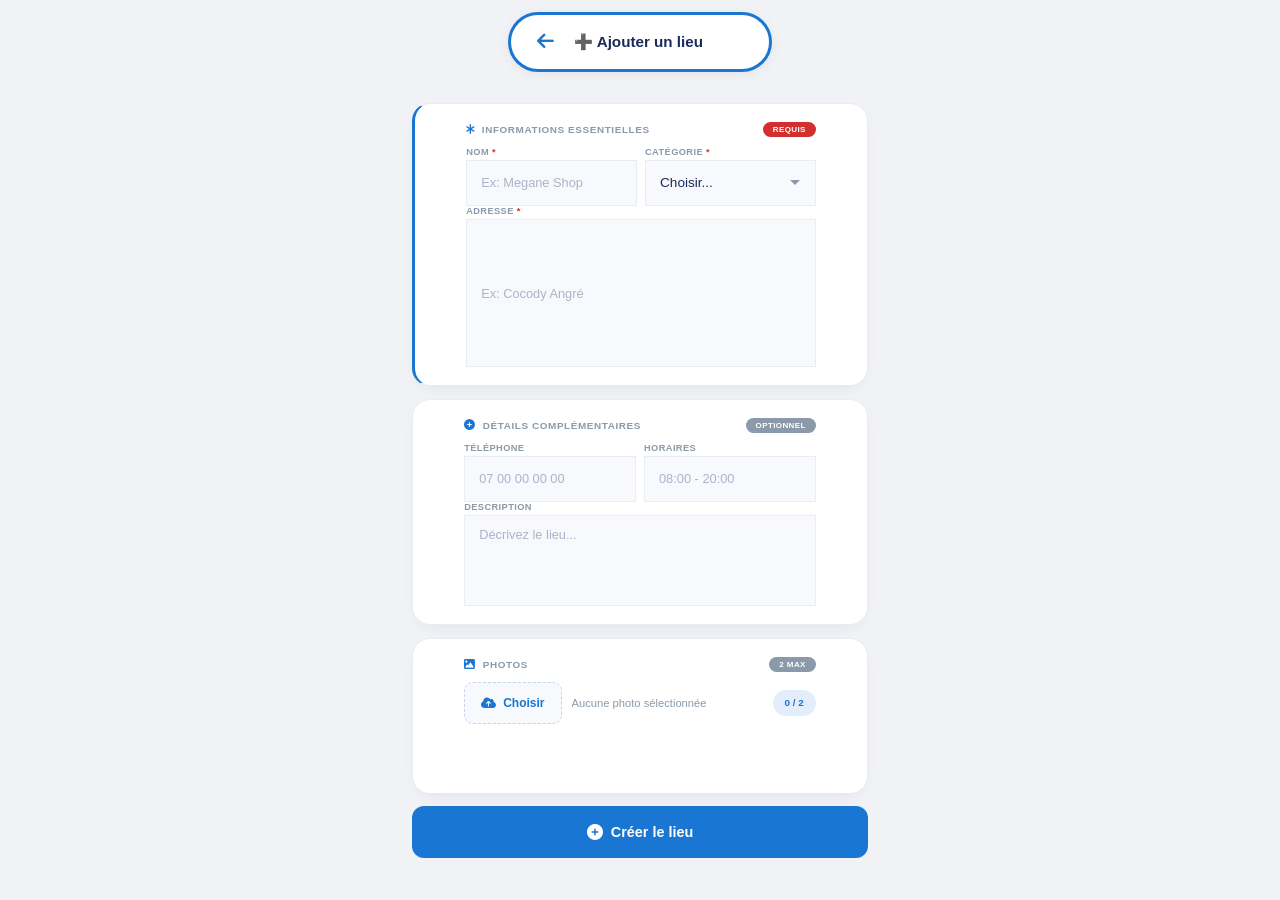
<file: add.html>
<!DOCTYPE html>
<html lang="fr">
<head>
    <meta charset="UTF-8" />
    <meta name="viewport" content="width=device-width, initial-scale=1.0, maximum-scale=1.0, user-scalable=no" />
    <meta name="theme-color" content="#1976d2" />
    <title>➕ Ajouter un lieu - easily by megane</title>

    <link rel="stylesheet" href="https://cdnjs.cloudflare.com/ajax/libs/font-awesome/6.5.0/css/all.min.css" />
    <link rel="stylesheet" href="style.css" />

    <style>
        /* ============================================================ */
        /* PAGE AJOUT - COMPLÈTE                                        */
        /* ============================================================ */
        :root {
            --blue: #1976d2;
            --blue-dark: #1565c0;
            --blue-deep: #1a2a5a;
            --blue-tint: #e3edfb;
            --grey-bg: #f0f2f5;
            --field-bg: #f8f9fc;
            --border: #e8ecf4;
            --muted: #8a9aaa;
            --red: #d32f2f;
            --green: #2ecc71;

            --r-lg: 18px;
            --r-md: 12px;
            --r-sm: 9px;
        }

        * {
            margin: 0;
            padding: 0;
            box-sizing: border-box;
        }

        html, body {
            height: 100%;
            overflow: hidden;
        }

        body {
            background: var(--grey-bg);
            font-family: 'Segoe UI', Tahoma, Geneva, Verdana, sans-serif;
            display: flex;
            flex-direction: column;
            padding-top: 76px;
        }

        /* ============================================================ */
        /* HEADER - COMME INDEX.HTML                                    */
        /* ============================================================ */
        .header-add {
            position: fixed;
            top: 12px;
            left: 12px;
            right: 12px;
            z-index: 1000;
            height: 60px;
            background: #ffffff;
            border-radius: 35px;
            display: flex;
            align-items: center;
            padding: 0 20px;
            gap: 14px;
            box-shadow: 0 2px 12px rgba(0, 0, 0, 0.06);
            border: 3px solid #1976d2;
            max-width: 480px;
            margin: 0 auto;
        }

        @media (min-width: 480px) {
            .header-add {
                left: 50%;
                transform: translateX(-50%);
                right: auto;
                top: 12px;
            }
        }

        .header-add .back-btn {
            background: none;
            border: none;
            color: #1976d2;
            font-size: 1.2rem;
            cursor: pointer;
            padding: 4px 6px;
            border-radius: 50%;
            transition: 0.2s;
            flex-shrink: 0;
        }

        .header-add .back-btn:hover {
            background: #f0f2f5;
        }

        .header-add .title {
            flex: 1;
            font-weight: 700;
            font-size: 0.95rem;
            color: #1a2a5a;
            text-align: center;
        }

        /* ============================================================ */
        /* CONTAINER                                                     */
        /* ============================================================ */
        .add-container {
            width: 100%;
            max-width: 480px;
            margin: 0 auto;
            padding: 3vh 12px 2.4vh;
            display: flex;
            flex-direction: column;
            gap: 1.4vh;
            flex: 1;
            min-height: 0;
            overflow: hidden;
        }

        /* ============================================================ */
        /* CARDS                                                         */
        /* ============================================================ */
        .card {
            background: #ffffff;
            border-radius: var(--r-lg);
            padding: 2vh 4vw;
            border: 1px solid var(--border);
            box-shadow: 0 6px 20px -12px rgba(26, 42, 90, 0.18);
            width: 100%;
            display: flex;
            flex-direction: column;
            min-height: 0;
            overflow: hidden;
            position: relative;
        }

        .card-required {
            flex: 2.6;
            border-left: 3px solid var(--blue);
        }

        .card-optional {
            flex: 2;
        }

        .card-photos {
            flex: 1.25;
            min-height: 96px;
        }

        .card .card-title {
            font-size: 0.62rem;
            font-weight: 700;
            color: var(--muted);
            display: flex;
            align-items: center;
            gap: 7px;
            margin-bottom: 1.1vh;
            text-transform: uppercase;
            letter-spacing: 0.6px;
            flex-shrink: 0;
        }

        .card .card-title i {
            color: var(--blue);
            font-size: 0.68rem;
        }

        .card .card-title .badge {
            font-size: 0.5rem;
            font-weight: 700;
            padding: 3px 10px;
            border-radius: 20px;
            margin-left: auto;
            color: #ffffff;
            letter-spacing: 0.4px;
        }

        .card .card-title .badge.required {
            background: var(--red);
        }

        .card .card-title .badge.optional {
            background: var(--muted);
        }

        /* ============================================================ */
        /* FORM GROUP                                                    */
        /* ============================================================ */
        .form-group {
            margin-bottom: 1vh;
            flex-shrink: 0;
        }

        .form-group:last-child {
            margin-bottom: 0;
        }

        .form-group label {
            display: block;
            font-size: 0.58rem;
            font-weight: 600;
            color: var(--muted);
            margin-bottom: 3px;
            text-transform: uppercase;
            letter-spacing: 0.4px;
        }

        .form-group label .required {
            color: var(--red);
        }

        .form-group input,
        .form-group select,
        .form-group textarea {
            width: 100%;
            padding: 0 14px;
            border: 1.5px solid var(--border);
            border-radius: var(--r-sm);
            font-size: 0.85rem;
            color: var(--blue-deep);
            background: var(--field-bg);
            transition: 0.2s;
            font-family: inherit;
            height: 46px;
        }

        .form-group select {
            appearance: none;
            background-image: url("data:image/svg+xml,%3Csvg xmlns='http://www.w3.org/2000/svg' width='12' height='8' viewBox='0 0 12 8'%3E%3Cpath fill='%238a9aaa' d='M1 1l5 5 5-5'/%3E%3C/svg%3E");
            background-repeat: no-repeat;
            background-position: right 14px center;
            padding-right: 32px;
        }

        .form-group textarea {
            height: auto;
            min-height: 46px;
            resize: none;
            padding: 10px 14px;
            line-height: 1.4;
        }

        .form-group input:focus,
        .form-group select:focus,
        .form-group textarea:focus {
            border-color: var(--blue);
            outline: none;
            background: #ffffff;
            box-shadow: 0 0 0 3px rgba(25, 118, 210, 0.1);
        }

        .form-group input::placeholder,
        .form-group textarea::placeholder {
            color: #aab4c8;
            font-size: 0.8rem;
        }

        .form-group.grow {
            flex: 1;
            display: flex;
            flex-direction: column;
            min-height: 0;
        }

        .form-group.grow textarea,
        .form-group.grow input {
            flex: 1;
            min-height: 0;
            height: auto;
        }

        .form-row {
            display: grid;
            grid-template-columns: 1fr 1fr;
            gap: 8px;
        }

        .form-row .form-group {
            margin-bottom: 0;
        }

        /* ============================================================ */
        /* PHOTOS                                                        */
        /* ============================================================ */
        .photo-upload-row {
            display: flex;
            align-items: center;
            gap: 10px;
            flex-shrink: 0;
        }

        .photo-upload-row .photo-btn {
            padding: 0 16px;
            background: var(--field-bg);
            border: 1.5px dashed #c7d3e8;
            border-radius: var(--r-sm);
            font-size: 0.75rem;
            font-weight: 600;
            color: var(--blue);
            cursor: pointer;
            transition: 0.2s;
            display: flex;
            align-items: center;
            gap: 7px;
            flex-shrink: 0;
            white-space: nowrap;
            height: 42px;
        }

        .photo-upload-row .photo-btn:hover {
            background: var(--blue-tint);
            border-color: var(--blue);
        }

        .photo-upload-row .photo-info {
            flex: 1;
            font-size: 0.7rem;
            color: var(--muted);
            white-space: nowrap;
            overflow: hidden;
            text-overflow: ellipsis;
        }

        .photo-upload-row .photo-count-badge {
            font-size: 0.62rem;
            font-weight: 700;
            color: var(--blue);
            background: var(--blue-tint);
            padding: 0 12px;
            border-radius: 20px;
            flex-shrink: 0;
            height: 26px;
            display: flex;
            align-items: center;
        }

        .photo-upload-row input[type="file"] {
            display: none;
        }

        .photo-preview-add {
            display: flex;
            flex-wrap: wrap;
            gap: 7px;
            margin-top: 1vh;
            flex-shrink: 0;
        }

        .photo-preview-add .preview-item {
            width: 46px;
            height: 46px;
            border-radius: 9px;
            overflow: hidden;
            border: 1px solid var(--border);
            position: relative;
            background: var(--field-bg);
        }

        .photo-preview-add .preview-item img {
            width: 100%;
            height: 100%;
            object-fit: cover;
        }

        .photo-preview-add .preview-item .remove-photo {
            position: absolute;
            top: -4px;
            right: -4px;
            width: 18px;
            height: 18px;
            border-radius: 50%;
            background: var(--red);
            color: #ffffff;
            border: 2px solid #ffffff;
            font-size: 0.42rem;
            cursor: pointer;
            display: flex;
            align-items: center;
            justify-content: center;
            transition: 0.2s;
        }

        .photo-preview-add .preview-item .remove-photo:hover {
            background: #b71c1c;
            transform: scale(1.1);
        }

        /* ============================================================ */
        /* BOUTON CRÉER                                                  */
        /* ============================================================ */
        .btn-create {
            width: 100%;
            background: var(--blue);
            color: #ffffff;
            border: none;
            border-radius: var(--r-md);
            font-size: 0.9rem;
            font-weight: 700;
            cursor: pointer;
            transition: 0.2s;
            display: flex;
            align-items: center;
            justify-content: center;
            gap: 8px;
            flex-shrink: 0;
            height: 52px;
            box-shadow: 0 10px 24px -10px rgba(25, 118, 210, 0.55);
        }

        .btn-create:hover {
            background: var(--blue-dark);
            transform: translateY(-1px);
        }

        .btn-create:active {
            transform: translateY(0);
        }

        .btn-create:disabled {
            opacity: 0.65;
            cursor: not-allowed;
            transform: none;
        }

        .btn-create i {
            font-size: 1rem;
        }

        /* ============================================================ */
        /* TOAST                                                         */
        /* ============================================================ */
        .toast-add {
            position: fixed;
            bottom: 18px;
            left: 50%;
            transform: translateX(-50%);
            padding: 10px 18px;
            border-radius: 30px;
            font-size: 0.75rem;
            font-weight: 600;
            z-index: 9999;
            opacity: 0;
            pointer-events: none;
            transition: opacity 0.3s ease;
            max-width: 90%;
            text-align: center;
            background: var(--blue-deep);
            color: #ffffff;
            box-shadow: 0 4px 16px rgba(0, 0, 0, 0.15);
        }

        .toast-add.show {
            opacity: 1;
        }

        .toast-add.success { background: var(--green); }
        .toast-add.error { background: var(--red); }
        .toast-add.info { background: var(--blue); }

        /* ============================================================ */
        /* SPINNER                                                       */
        /* ============================================================ */
        .spinner {
            display: inline-block;
            width: 18px;
            height: 18px;
            border: 2px solid rgba(255, 255, 255, 0.3);
            border-top: 2px solid #ffffff;
            border-radius: 50%;
            animation: spin 0.8s linear infinite;
        }

        @keyframes spin {
            0% { transform: rotate(0deg); }
            100% { transform: rotate(360deg); }
        }

        /* ============================================================ */
        /* RESPONSIVE                                                    */
        /* ============================================================ */
        @media (max-width: 480px) {
            body {
                padding-top: 68px;
            }

            .header-add {
                height: 52px;
                padding: 0 16px;
                top: 10px;
                left: 10px;
                right: 10px;
                border-radius: 30px;
                border-width: 2px;
                max-width: 100%;
            }

            .header-add .title {
                font-size: 0.85rem;
            }

            .add-container {
                padding: 2vh 10px 1.6vh;
                gap: 1.1vh;
            }

            .card {
                padding: 1.6vh 3.6vw;
                border-radius: 14px;
            }

            .card-photos {
                min-height: 82px;
            }

            .form-group input,
            .form-group select {
                height: 40px;
                font-size: 0.78rem;
            }

            .form-group textarea {
                font-size: 0.78rem;
                min-height: 40px;
                padding: 8px 12px;
            }

            .form-group label {
                font-size: 0.53rem;
            }

            .photo-upload-row .photo-btn {
                height: 36px;
                padding: 0 12px;
                font-size: 0.65rem;
            }

            .photo-upload-row .photo-info {
                font-size: 0.6rem;
            }

            .photo-upload-row .photo-count-badge {
                height: 22px;
                font-size: 0.5rem;
            }

            .photo-preview-add .preview-item {
                width: 38px;
                height: 38px;
            }

            .btn-create {
                height: 46px;
                font-size: 0.82rem;
                border-radius: 12px;
            }
        }

        @media (max-width: 360px) {
            .form-row {
                grid-template-columns: 1fr;
                gap: 6px;
            }

            .card {
                padding: 1.4vh 3vw;
            }

            .card-photos {
                min-height: 74px;
            }

            .form-group input,
            .form-group select {
                height: 36px;
                font-size: 0.74rem;
            }

            .form-group textarea {
                min-height: 36px;
                font-size: 0.74rem;
            }
        }

        @media (max-height: 700px) {
            .card-required {
                flex: 2.1;
            }

            .card-optional {
                flex: 1.5;
            }

            .card-photos {
                flex: 1;
                min-height: 72px;
            }

            .form-group {
                margin-bottom: 5px;
            }

            .form-group input,
            .form-group select {
                height: 38px;
                font-size: 0.74rem;
            }

            .form-group textarea {
                min-height: 38px;
                font-size: 0.74rem;
            }

            .form-group label {
                font-size: 0.52rem;
            }

            .btn-create {
                height: 42px;
                font-size: 0.78rem;
            }
        }

        @media (max-height: 600px) {
            .card-required {
                flex: 1.6;
            }

            .card-optional {
                flex: 1.2;
            }

            .card-photos {
                flex: 0.85;
                min-height: 62px;
            }

            .form-group {
                margin-bottom: 3px;
            }

            .form-group input,
            .form-group select {
                height: 33px;
                font-size: 0.7rem;
            }

            .form-group textarea {
                min-height: 33px;
                font-size: 0.7rem;
            }

            .form-group label {
                font-size: 0.46rem;
            }

            .btn-create {
                height: 36px;
                font-size: 0.7rem;
            }

            .photo-upload-row .photo-btn {
                height: 30px;
                font-size: 0.56rem;
            }

            .photo-preview-add .preview-item {
                width: 30px;
                height: 30px;
            }
        }
        /* ============================================================ */
/* DÉSACTIVER LES EFFETS DE CLIC SUR LES ÉLÉMENTS */
/* ============================================================ */

/* Supprimer le highlight bleu sur mobile */
* {
    -webkit-tap-highlight-color: transparent !important;
    -webkit-touch-callout: none !important;
    -webkit-user-select: none !important;
    user-select: none !important;
}

/* Supprimer le contour de focus sur les boutons et éléments cliquables */
button:focus,
input:focus,
textarea:focus,
select:focus,
div:focus {
    outline: none !important;
    box-shadow: none !important;
}

/* Pour les éléments cliquables qui gardent un contour */
a:focus,
a:active,
button:active,
.btn:active {
    outline: none !important;
    border-color: transparent !important;
    box-shadow: none !important;
}

/* Safari mobile - désactiver le grey highlight */
* {
    -webkit-touch-callout: none;
}
    </style>
</head>
<body>

    <!-- ============================================================ -->
    <!-- HEADER - ORIGINAL                                             -->
    <!-- ============================================================ -->
    <header class="header-add">
        <button class="back-btn" id="backBtn" type="button" aria-label="Retour">
            <i class="fas fa-arrow-left"></i>
        </button>
        <span class="title">➕ Ajouter un lieu</span>
        <span style="width:32px;"></span>
    </header>

    <!-- ============================================================ -->
    <!-- CONTENU -->
    <!-- ============================================================ -->
    <div class="add-container">

        <!-- ============================================================ -->
        <!-- SECTION OBLIGATOIRE -->
        <!-- ============================================================ -->
        <div class="card card-required">
            <div class="card-title">
                <i class="fas fa-asterisk"></i> Informations essentielles
                <span class="badge required">Requis</span>
            </div>

            <div class="form-row">
                <div class="form-group">
                    <label>Nom <span class="required">*</span></label>
                    <input type="text" id="placeName" placeholder="Ex: Megane Shop" />
                </div>
                <div class="form-group">
                    <label>Catégorie <span class="required">*</span></label>
                    <select id="placeCategory">
                        <option value="">Choisir...</option>
                        <option value="boutiques">🛍️ Boutique</option>
                        <option value="restaurants">🍽️ Restaurant</option>
                        <option value="domiciles">🏠 Domicile</option>
                        <option value="cybercafes">💻 Cybercafé</option>
                        <option value="sante">🏥 Santé</option>
                        <option value="stations">⛽ Station</option>
                    </select>
                </div>
            </div>

            <div class="form-group grow">
                <label>Adresse <span class="required">*</span></label>
                <input type="text" id="placeAddress" placeholder="Ex: Cocody Angré" style="flex:1;height:auto;" />
            </div>
        </div>

        <!-- ============================================================ -->
        <!-- SECTION FACULTATIVE -->
        <!-- ============================================================ -->
        <div class="card card-optional">
            <div class="card-title">
                <i class="fas fa-plus-circle"></i> Détails complémentaires
                <span class="badge optional">Optionnel</span>
            </div>

            <div class="form-row">
                <div class="form-group">
                    <label>Téléphone</label>
                    <input type="tel" id="placePhone" placeholder="07 00 00 00 00" />
                </div>
                <div class="form-group">
                    <label>Horaires</label>
                    <input type="text" id="placeHours" placeholder="08:00 - 20:00" />
                </div>
            </div>

            <div class="form-group grow">
                <label>Description</label>
                <textarea id="placeDescription" placeholder="Décrivez le lieu..."></textarea>
            </div>
        </div>

        <!-- ============================================================ -->
        <!-- SECTION PHOTOS -->
        <!-- ============================================================ -->
        <div class="card card-photos">
            <div class="card-title">
                <i class="fas fa-image"></i> Photos
                <span class="badge optional">2 max</span>
            </div>

            <div class="photo-upload-row">
                <button class="photo-btn" id="photoBtn" type="button">
                    <i class="fas fa-cloud-upload-alt"></i> Choisir
                </button>
                <span class="photo-info" id="photoInfo">Aucune photo sélectionnée</span>
                <span class="photo-count-badge" id="photoCount">0 / 2</span>
                <input type="file" id="placePhotos" accept="image/*" multiple />
            </div>

            <div class="photo-preview-add" id="photoPreviewAdd">
                <!-- Rempli par JS -->
            </div>
        </div>

        <!-- ============================================================ -->
        <!-- BOUTON CRÉER -->
        <!-- ============================================================ -->
        <button class="btn-create" id="createBtn" type="button">
            <i class="fas fa-plus-circle"></i> Créer le lieu
        </button>

    </div>

    <!-- ============================================================ -->
    <!-- TOAST -->
    <!-- ============================================================ -->
    <div class="toast-add" id="toastAdd"></div>

    <!-- ============================================================ -->
    <!-- SCRIPT -->
    <!-- ============================================================ -->
    <script>
        (function() {
            'use strict';

            // ============================================================
            // CONFIGURATION SUPABASE
            // ============================================================
            var SUPABASE_URL = 'https://slanrdeaxapzfqtuqhbf.supabase.co';
            var SUPABASE_ANON_KEY = 'eyJhbGciOiJIUzI1NiIsInR5cCI6IkpXVCJ9.eyJpc3MiOiJzdXBhYmFzZSIsInJlZiI6InNsYW5yZGVheGFwemZxdHVxaGJmIiwicm9sZSI6ImFub24iLCJpYXQiOjE3ODUzMzA3OTcsImV4cCI6MjEwMDkwNjc5N30.pUCb_N-66pjFs-QP2RefsqjAnffC4Rbq-rP9qHfnvK8';

            // ============================================================
            // DOM REFS
            // ============================================================
            var backBtn = document.getElementById('backBtn');
            var placeName = document.getElementById('placeName');
            var placeCategory = document.getElementById('placeCategory');
            var placeAddress = document.getElementById('placeAddress');
            var placePhone = document.getElementById('placePhone');
            var placeHours = document.getElementById('placeHours');
            var placeDescription = document.getElementById('placeDescription');
            var placePhotos = document.getElementById('placePhotos');
            var photoBtn = document.getElementById('photoBtn');
            var photoInfo = document.getElementById('photoInfo');
            var photoCount = document.getElementById('photoCount');
            var photoPreview = document.getElementById('photoPreviewAdd');
            var createBtn = document.getElementById('createBtn');
            var toastEl = document.getElementById('toastAdd');

            var toastTimer = null;
            var selectedFiles = [];

            // ============================================================
            // SESSION
            // ============================================================
            function getSession() {
                try {
                    var session = localStorage.getItem('sb_session');
                    if (session) return JSON.parse(session);
                } catch (e) {}
                return null;
            }

            function getHeaders(token) {
                var headers = {
                    'apikey': SUPABASE_ANON_KEY,
                    'Content-Type': 'application/json'
                };
                if (token) {
                    headers['Authorization'] = 'Bearer ' + token;
                } else {
                    headers['Authorization'] = 'Bearer ' + SUPABASE_ANON_KEY;
                }
                return headers;
            }

            function getUserPosition() {
                return new Promise(function(resolve) {
                    if (navigator.geolocation) {
                        navigator.geolocation.getCurrentPosition(
                            function(pos) {
                                resolve({ lat: pos.coords.latitude, lng: pos.coords.longitude });
                            },
                            function() {
                                resolve({ lat: 5.3599517, lng: -3.9792253 });
                            },
                            { enableHighAccuracy: true, timeout: 5000 }
                        );
                    } else {
                        resolve({ lat: 5.3599517, lng: -3.9792253 });
                    }
                });
            }

            // ============================================================
            // UPLOAD PHOTO
            // ============================================================
            async function uploadPhoto(file, placeId, token) {
                var parts = file.name.split('.');
                var ext = parts.length > 1 ? parts.pop() : 'jpg';
                var fileName = placeId + '_' + Date.now() + '_' + Math.random().toString(36).substring(2, 6) + '.' + ext;

                var formData = new FormData();
                formData.append('file', file);

                var response = await fetch(SUPABASE_URL + '/storage/v1/object/place-photos/' + fileName, {
                    method: 'POST',
                    headers: {
                        'apikey': SUPABASE_ANON_KEY,
                        'Authorization': 'Bearer ' + token
                    },
                    body: formData
                });

                if (!response.ok) {
                    var err = await response.text();
                    throw new Error('Upload échoué: ' + response.status + ' - ' + err);
                }

                return SUPABASE_URL + '/storage/v1/object/public/place-photos/' + fileName;
            }

            // ============================================================
            // TOAST
            // ============================================================
            function showToast(message, type) {
                toastEl.textContent = message;
                toastEl.className = 'toast-add show ' + type;
                if (toastTimer) clearTimeout(toastTimer);
                toastTimer = setTimeout(function() {
                    toastEl.classList.remove('show');
                }, 3000);
            }

            // ============================================================
            // PHOTOS
            // ============================================================
            function updatePhotoUI() {
                var count = selectedFiles.length;
                photoCount.textContent = count + ' / 2';

                if (count === 0) {
                    photoInfo.textContent = 'Aucune photo sélectionnée';
                } else if (count === 1) {
                    photoInfo.textContent = selectedFiles[0].name;
                } else {
                    photoInfo.textContent = count + ' photos sélectionnées';
                }
            }

            function renderPhotoPreview() {
                photoPreview.innerHTML = '';

                selectedFiles.forEach(function(file, index) {
                    if (!file.type.startsWith('image/')) return;
                    var reader = new FileReader();
                    reader.onload = function(e) {
                        var div = document.createElement('div');
                        div.className = 'preview-item';
                        div.innerHTML =
                            '<img src="' + e.target.result + '" />' +
                            '<button class="remove-photo" data-index="' + index + '" type="button">' +
                            '<i class="fas fa-times"></i>' +
                            '</button>';
                        div.querySelector('.remove-photo').addEventListener('click', function() {
                            selectedFiles.splice(index, 1);
                            renderPhotoPreview();
                            updatePhotoUI();
                            updateFileInput();
                        });
                        photoPreview.appendChild(div);
                    };
                    reader.readAsDataURL(file);
                });

                updatePhotoUI();
            }

            function updateFileInput() {
                var dt = new DataTransfer();
                selectedFiles.forEach(function(f) { dt.items.add(f); });
                placePhotos.files = dt.files;
            }

            // ============================================================
            // PHOTO UPLOAD
            // ============================================================
            photoBtn.addEventListener('click', function() {
                if (selectedFiles.length >= 2) {
                    showToast('Maximum 2 photos', 'error');
                    return;
                }
                placePhotos.click();
            });

            placePhotos.addEventListener('change', function(e) {
                var files = Array.from(e.target.files);
                var remaining = 2 - selectedFiles.length;
                var toAdd = files.slice(0, remaining);

                if (toAdd.length < files.length) {
                    showToast('Maximum 2 photos, ' + (files.length - toAdd.length) + ' ignorée(s)', 'error');
                }

                selectedFiles = selectedFiles.concat(toAdd);
                renderPhotoPreview();
                updatePhotoUI();
                updateFileInput();
            });

            // ============================================================
            // BACK
            // ============================================================
            backBtn.addEventListener('click', function() {
                window.history.back();
            });

            // ============================================================
            // CRÉER
            // ============================================================
            createBtn.addEventListener('click', async function() {
                var name = placeName.value.trim();
                var category = placeCategory.value;
                var address = placeAddress.value.trim();

                if (!name) { showToast('Le nom est requis', 'error'); return; }
                if (!category) { showToast('La catégorie est requise', 'error'); return; }
                if (!address) { showToast('L\'adresse est requise', 'error'); return; }

                var session = getSession();
                if (!session || !session.access_token) {
                    showToast('🔐 Veuillez vous connecter', 'error');
                    return;
                }

                createBtn.disabled = true;
                createBtn.innerHTML = '<span class="spinner"></span> Création...';

                try {
                    // Récupérer la position
                    var pos = await getUserPosition();

                    var data = {
                        name: name,
                        category: category,
                        address: address,
                        phone: placePhone.value.trim() || null,
                        hours: placeHours.value.trim() || null,
                        description: placeDescription.value.trim() || null,
                        status: 'open',
                        lat: String(pos.lat),
                        lng: String(pos.lng),
                        user_id: session.user.id
                    };

                    // Insérer le lieu
                    var insertResponse = await fetch(SUPABASE_URL + '/rest/v1/position', {
                        method: 'POST',
                        headers: {
                            ...getHeaders(session.access_token),
                            'Prefer': 'return=representation'
                        },
                        body: JSON.stringify(data)
                    });

                    if (!insertResponse.ok) {
                        var errText = await insertResponse.text();
                        throw new Error('Erreur insertion: ' + errText);
                    }

                    var saved = await insertResponse.json();
                    var placeId = saved[0] ? saved[0].id : saved.id;

                    if (!placeId) {
                        throw new Error('ID du lieu non récupéré');
                    }

                    // Upload des photos
                    var photoUrls = [];
                    if (selectedFiles.length > 0) {
                        for (var i = 0; i < selectedFiles.length; i++) {
                            try {
                                var url = await uploadPhoto(selectedFiles[i], placeId, session.access_token);
                                photoUrls.push(url);
                            } catch (e) {
                                console.warn('⚠️ Photo échouée:', e.message);
                            }
                        }
                    }

                    // Enregistrer les photos en base
                    if (photoUrls.length > 0) {
                        for (var j = 0; j < photoUrls.length; j++) {
                            await fetch(SUPABASE_URL + '/rest/v1/photos', {
                                method: 'POST',
                                headers: {
                                    ...getHeaders(session.access_token),
                                    'Prefer': 'return=representation'
                                },
                                body: JSON.stringify({
                                    position_id: placeId,
                                    url: photoUrls[j]
                                })
                            });
                        }
                    }

                    showToast('✅ Lieu créé avec ' + photoUrls.length + ' photo(s) !', 'success');

                    setTimeout(function() {
                        window.location.href = 'index.html';
                    }, 1500);

                } catch (error) {
                    console.error('❌ Erreur:', error);
                    showToast('❌ Erreur: ' + error.message, 'error');
                    createBtn.disabled = false;
                    createBtn.innerHTML = '<i class="fas fa-plus-circle"></i> Créer le lieu';
                }
            });

            // ============================================================
            // INIT
            // ============================================================
            renderPhotoPreview();
            updatePhotoUI();
            console.log('➕ Page Ajout — Connectée à Supabase');

        })();
    </script>

</body>
</html>
</file>
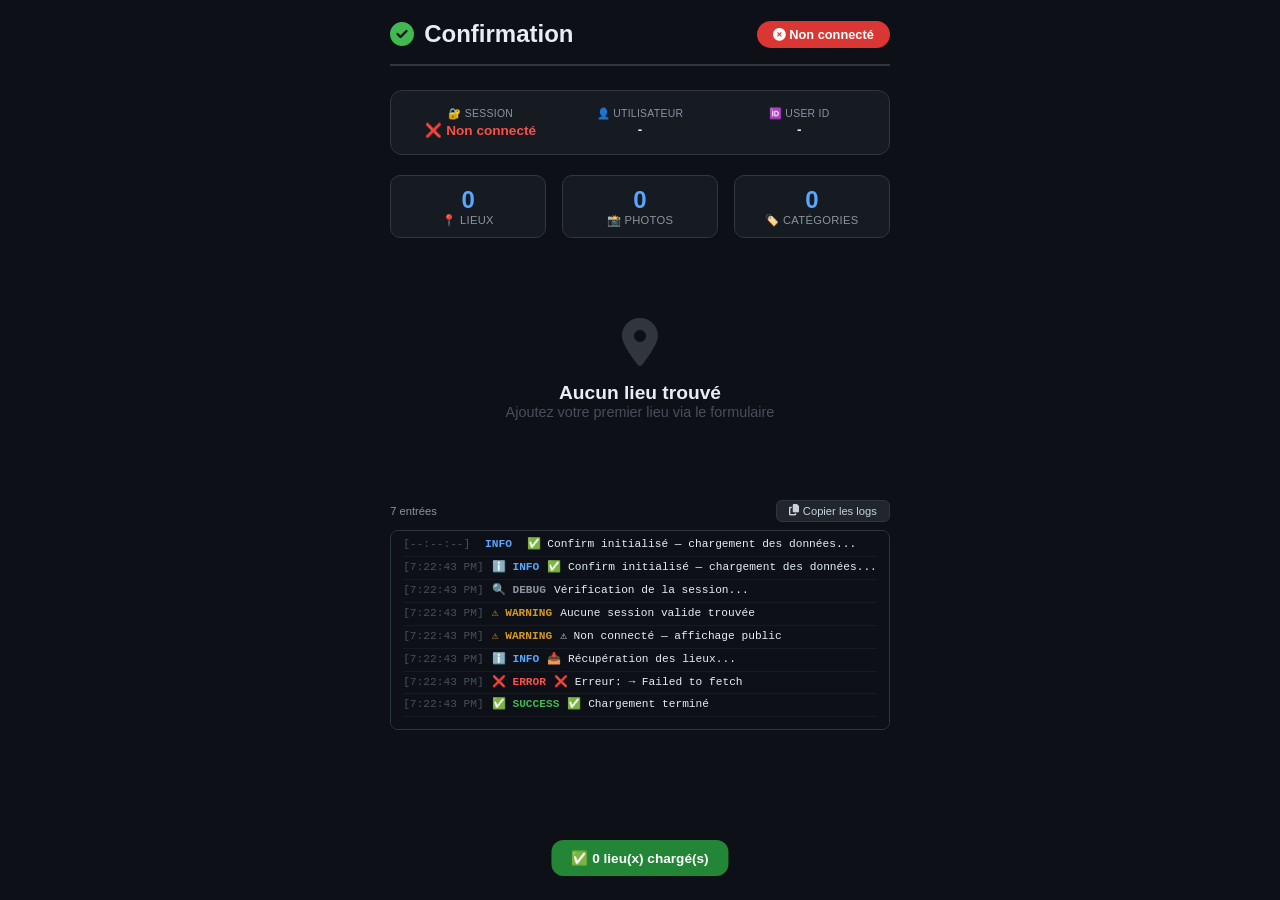
<file: confir.html>
<!DOCTYPE html>
<html lang="fr">
<head>
    <meta charset="UTF-8" />
    <meta name="viewport" content="width=device-width, initial-scale=1.0" />
    <title>✅ Confirmation - easily by megane</title>

    <link rel="stylesheet" href="https://cdnjs.cloudflare.com/ajax/libs/font-awesome/6.5.0/css/all.min.css" />
    <link rel="stylesheet" href="style.css" />

    <style>
        /* ============================================================ */
        /* PAGE CONFIRMATION */
        /* ============================================================ */
        body {
            background: #0d1117;
            color: #e6edf3;
            padding: 20px;
            font-family: 'Segoe UI', Tahoma, Geneva, Verdana, sans-serif;
            min-height: 100vh;
        }

        .confirm-container {
            max-width: 900px;
            margin: 0 auto;
        }

        .confirm-header {
            display: flex;
            align-items: center;
            justify-content: space-between;
            margin-bottom: 24px;
            padding-bottom: 16px;
            border-bottom: 2px solid #30363d;
        }

        .confirm-header h1 {
            font-size: 1.5rem;
            display: flex;
            align-items: center;
            gap: 10px;
        }

        .confirm-header h1 i {
            color: #3fb950;
        }

        .confirm-header .status-badge {
            padding: 6px 16px;
            border-radius: 20px;
            font-size: 0.8rem;
            font-weight: 600;
        }

        .status-badge.online {
            background: #238636;
            color: #fff;
        }

        .status-badge.offline {
            background: #da3633;
            color: #fff;
        }

        .status-badge.checking {
            background: #d29922;
            color: #fff;
        }

        .status-badge.loading {
            background: #1f6feb;
            color: #fff;
        }

        /* ============================================================ */
        /* SESSION INFO */
        /* ============================================================ */
        .session-info {
            background: #161b22;
            border-radius: 12px;
            padding: 16px;
            border: 1px solid #30363d;
            margin-bottom: 20px;
        }

        .session-info .info-grid {
            display: grid;
            grid-template-columns: 1fr 1fr 1fr;
            gap: 12px;
        }

        @media (max-width: 600px) {
            .session-info .info-grid {
                grid-template-columns: 1fr;
            }
        }

        .session-info .info-item {
            display: flex;
            flex-direction: column;
            gap: 2px;
        }

        .session-info .info-item .label {
            font-size: 0.65rem;
            text-transform: uppercase;
            letter-spacing: 0.3px;
            color: #8b949e;
        }

        .session-info .info-item .value {
            font-size: 0.85rem;
            font-weight: 600;
            color: #e6edf3;
            word-break: break-all;
        }

        .session-info .info-item .value.valid {
            color: #3fb950;
        }

        .session-info .info-item .value.invalid {
            color: #f85149;
        }

        /* ============================================================ */
        /* STATS */
        /* ============================================================ */
        .stats-bar {
            display: flex;
            gap: 16px;
            margin-bottom: 20px;
            flex-wrap: wrap;
        }

        .stats-bar .stat-item {
            background: #161b22;
            border: 1px solid #30363d;
            border-radius: 10px;
            padding: 10px 16px;
            flex: 1;
            min-width: 120px;
            text-align: center;
        }

        .stats-bar .stat-item .stat-number {
            font-size: 1.5rem;
            font-weight: 700;
            color: #58a6ff;
        }

        .stats-bar .stat-item .stat-label {
            font-size: 0.7rem;
            color: #8b949e;
            text-transform: uppercase;
            letter-spacing: 0.3px;
        }

        /* ============================================================ */
        /* LISTE DES LIEUX */
        /* ============================================================ */
        .places-grid {
            display: flex;
            flex-direction: column;
            gap: 12px;
        }

        .place-card {
            background: #161b22;
            border: 1px solid #30363d;
            border-radius: 12px;
            padding: 16px;
            transition: 0.2s;
        }

        .place-card:hover {
            border-color: #58a6ff;
        }

        .place-card .place-header {
            display: flex;
            align-items: center;
            justify-content: space-between;
            margin-bottom: 8px;
        }

        .place-card .place-name {
            font-size: 1.05rem;
            font-weight: 700;
            color: #e6edf3;
        }

        .place-card .place-name i {
            color: #58a6ff;
            margin-right: 8px;
        }

        .place-card .place-category {
            font-size: 0.7rem;
            padding: 2px 12px;
            border-radius: 20px;
            background: #1f6feb;
            color: #fff;
            font-weight: 600;
        }

        .place-card .place-details {
            display: grid;
            grid-template-columns: 1fr 1fr;
            gap: 4px 16px;
            font-size: 0.8rem;
            color: #8b949e;
            margin-bottom: 8px;
        }

        @media (max-width: 480px) {
            .place-card .place-details {
                grid-template-columns: 1fr;
            }
        }

        .place-card .place-details .detail-item {
            display: flex;
            align-items: center;
            gap: 6px;
        }

        .place-card .place-details .detail-item i {
            width: 16px;
            color: #484f58;
        }

        .place-card .place-status {
            font-size: 0.65rem;
            font-weight: 600;
            padding: 2px 10px;
            border-radius: 20px;
        }

        .place-card .place-status.open {
            background: #23863633;
            color: #3fb950;
            border: 1px solid #238636;
        }

        .place-card .place-status.closed {
            background: #da363333;
            color: #f85149;
            border: 1px solid #da3633;
        }

        .place-card .place-photos {
            display: flex;
            flex-wrap: wrap;
            gap: 6px;
            margin-top: 8px;
            padding-top: 8px;
            border-top: 1px solid #30363d;
        }

        .place-card .place-photos .photo-thumb {
            width: 60px;
            height: 60px;
            border-radius: 8px;
            overflow: hidden;
            border: 1px solid #30363d;
            cursor: pointer;
            transition: 0.2s;
        }

        .place-card .place-photos .photo-thumb:hover {
            transform: scale(1.05);
            border-color: #58a6ff;
        }

        .place-card .place-photos .photo-thumb img {
            width: 100%;
            height: 100%;
            object-fit: cover;
        }

        .place-card .place-photos .photo-thumb .no-photo {
            display: flex;
            align-items: center;
            justify-content: center;
            width: 100%;
            height: 100%;
            background: #0d1117;
            color: #484f58;
            font-size: 1.2rem;
        }

        .place-card .place-meta {
            display: flex;
            justify-content: space-between;
            align-items: center;
            margin-top: 6px;
            font-size: 0.65rem;
            color: #484f58;
        }

        .place-card .place-meta .place-id {
            font-family: monospace;
            font-size: 0.6rem;
        }

        /* ============================================================ */
        /* TOAST */
        /* ============================================================ */
        .toast-confirm {
            position: fixed;
            bottom: 24px;
            left: 50%;
            transform: translateX(-50%);
            padding: 10px 20px;
            border-radius: 12px;
            font-size: 0.85rem;
            font-weight: 600;
            z-index: 9999;
            opacity: 0;
            pointer-events: none;
            transition: opacity 0.3s ease;
            max-width: 90%;
            text-align: center;
        }

        .toast-confirm.show {
            opacity: 1;
        }

        .toast-confirm.success {
            background: #238636;
            color: #fff;
        }

        .toast-confirm.error {
            background: #da3633;
            color: #fff;
        }

        .toast-confirm.info {
            background: #1f6feb;
            color: #fff;
        }

        .spinner {
            display: inline-block;
            width: 20px;
            height: 20px;
            border: 2px solid rgba(255, 255, 255, 0.3);
            border-top: 2px solid #ffffff;
            border-radius: 50%;
            animation: spin 0.8s linear infinite;
        }

        @keyframes spin {
            0% { transform: rotate(0deg); }
            100% { transform: rotate(360deg); }
        }

        .empty-state {
            text-align: center;
            padding: 60px 20px;
            color: #8b949e;
        }

        .empty-state i {
            font-size: 3rem;
            color: #30363d;
            display: block;
            margin-bottom: 16px;
        }

        .empty-state .empty-title {
            font-size: 1.2rem;
            font-weight: 600;
            color: #e6edf3;
        }

        .empty-state .empty-sub {
            font-size: 0.9rem;
            color: #484f58;
        }

        /* ============================================================ */
        /* BOUTON COPIER LOGS */
        /* ============================================================ */
        .logs-header {
            display: flex;
            align-items: center;
            justify-content: space-between;
            margin-bottom: 8px;
            margin-top: 20px;
        }

        .logs-header .logs-count {
            font-size: 0.7rem;
            color: #8b949e;
        }

        .btn-copy {
            background: #21262d;
            border: 1px solid #30363d;
            color: #c9d1d9;
            padding: 4px 12px;
            border-radius: 6px;
            font-size: 0.7rem;
            cursor: pointer;
            transition: 0.2s;
            display: flex;
            align-items: center;
            gap: 4px;
        }

        .btn-copy:hover {
            background: #30363d;
        }

        .btn-copy.copied {
            background: #238636;
            border-color: #238636;
            color: #fff;
        }

        .logs-container {
            background: #0d1117;
            border-radius: 8px;
            padding: 12px;
            max-height: 200px;
            overflow-y: auto;
            font-family: 'Consolas', 'Courier New', monospace;
            font-size: 0.7rem;
            line-height: 1.6;
            border: 1px solid #30363d;
        }

        .logs-container::-webkit-scrollbar {
            width: 6px;
        }

        .logs-container::-webkit-scrollbar-track {
            background: #0d1117;
        }

        .logs-container::-webkit-scrollbar-thumb {
            background: #30363d;
            border-radius: 3px;
        }

        .log-entry {
            padding: 2px 0;
            border-bottom: 1px solid #161b22;
        }

        .log-entry .log-time {
            color: #484f58;
            margin-right: 8px;
        }

        .log-entry .log-level {
            font-weight: 600;
            margin-right: 8px;
        }

        .log-entry .log-level.info {
            color: #58a6ff;
        }

        .log-entry .log-level.success {
            color: #3fb950;
        }

        .log-entry .log-level.error {
            color: #f85149;
        }

        .log-entry .log-level.warning {
            color: #d29922;
        }

        .log-entry .log-level.debug {
            color: #8b949e;
        }

        .log-entry .log-message {
            color: #e6edf3;
            word-break: break-all;
        }
    </style>
</head>
<body>

    <div class="confirm-container">

        <!-- HEADER -->
        <div class="confirm-header">
            <h1><i class="fas fa-check-circle"></i> Confirmation</h1>
            <span class="status-badge checking" id="statusBadge">
                <i class="fas fa-spinner fa-spin"></i> Vérification...
            </span>
        </div>

        <!-- SESSION INFO -->
        <div class="session-info" id="sessionInfo">
            <div class="info-grid">
                <div class="info-item">
                    <span class="label">🔐 Session</span>
                    <span class="value" id="sessionStatus">Vérification...</span>
                </div>
                <div class="info-item">
                    <span class="label">👤 Utilisateur</span>
                    <span class="value" id="userEmail">-</span>
                </div>
                <div class="info-item">
                    <span class="label">🆔 User ID</span>
                    <span class="value" id="userId">-</span>
                </div>
            </div>
        </div>

        <!-- STATS -->
        <div class="stats-bar" id="statsBar">
            <div class="stat-item">
                <div class="stat-number" id="totalPlaces">-</div>
                <div class="stat-label">📍 Lieux</div>
            </div>
            <div class="stat-item">
                <div class="stat-number" id="totalPhotos">-</div>
                <div class="stat-label">📸 Photos</div>
            </div>
            <div class="stat-item">
                <div class="stat-number" id="totalCategories">-</div>
                <div class="stat-label">🏷️ Catégories</div>
            </div>
        </div>

        <!-- LISTE DES LIEUX -->
        <div id="placesContainer">
            <div style="text-align:center;padding:40px;">
                <div class="spinner"></div>
                <p style="color:#8b949e;margin-top:12px;">Chargement des lieux...</p>
            </div>
        </div>

        <!-- LOGS -->
        <div class="logs-header">
            <span class="logs-count" id="logCount">0 entrées</span>
            <button class="btn-copy" id="copyLogsBtn">
                <i class="fas fa-copy"></i> Copier les logs
            </button>
        </div>
        <div class="logs-container" id="logsContainer">
            <div class="log-entry">
                <span class="log-time">[--:--:--]</span>
                <span class="log-level info">INFO</span>
                <span class="log-message">✅ Confirm initialisé — chargement des données...</span>
            </div>
        </div>

    </div>

    <!-- TOAST -->
    <div class="toast-confirm" id="toastConfirm"></div>

    <!-- ============================================================ -->
    <!-- SCRIPT -->
    <!-- ============================================================ -->
    <script>
        (function() {
            'use strict';

            // ============================================================
            // 🔑 CONFIGURATION SUPABASE
            // ============================================================
            var SUPABASE_URL = 'https://slanrdeaxapzfqtuqhbf.supabase.co';
            var SUPABASE_ANON_KEY = 'eyJhbGciOiJIUzI1NiIsInR5cCI6IkpXVCJ9.eyJpc3MiOiJzdXBhYmFzZSIsInJlZiI6InNsYW5yZGVheGFwemZxdHVxaGJmIiwicm9sZSI6ImFub24iLCJpYXQiOjE3ODUzMzA3OTcsImV4cCI6MjEwMDkwNjc5N30.pUCb_N-66pjFs-QP2RefsqjAnffC4Rbq-rP9qHfnvK8';

            console.log('✅ Confirm initialisé');

            // ============================================================
            // DOM REFS
            // ============================================================
            var sessionStatus = document.getElementById('sessionStatus');
            var userEmail = document.getElementById('userEmail');
            var userId = document.getElementById('userId');
            var statusBadge = document.getElementById('statusBadge');
            var placesContainer = document.getElementById('placesContainer');
            var totalPlaces = document.getElementById('totalPlaces');
            var totalPhotos = document.getElementById('totalPhotos');
            var totalCategories = document.getElementById('totalCategories');
            var logsContainer = document.getElementById('logsContainer');
            var logCount = document.getElementById('logCount');
            var copyLogsBtn = document.getElementById('copyLogsBtn');
            var toastEl = document.getElementById('toastConfirm');

            // ============================================================
            // LOGS
            // ============================================================
            var logs = [];
            var logCounter = 0;

            function addLog(level, message, data) {
                var time = new Date().toLocaleTimeString();
                var entry = {
                    id: ++logCounter,
                    time: time,
                    level: level,
                    message: message,
                    data: data || null
                };
                logs.push(entry);

                var div = document.createElement('div');
                div.className = 'log-entry';
                var levelClass = 'log-level ' + level;
                var levelIcon = {
                    'info': 'ℹ️',
                    'success': '✅',
                    'error': '❌',
                    'warning': '⚠️',
                    'debug': '🔍'
                }[level] || '•';

                var msg = message;
                if (data) {
                    try {
                        var json = typeof data === 'string' ? data : JSON.stringify(data, null, 2);
                        if (json.length > 200) json = json.substring(0, 200) + '...';
                        msg += ' → ' + json;
                    } catch (e) {
                        msg += ' → ' + String(data);
                    }
                }

                div.innerHTML =
                    '<span class="log-time">[' + time + ']</span>' +
                    '<span class="' + levelClass + '">' + levelIcon + ' ' + level.toUpperCase() + '</span>' +
                    '<span class="log-message">' + msg + '</span>';

                logsContainer.appendChild(div);
                logsContainer.scrollTop = logsContainer.scrollHeight;
                logCount.textContent = logs.length + ' entrées';

                console.log('[' + time + '] [' + level.toUpperCase() + '] ' + message, data || '');
            }

            // ============================================================
            // TOAST
            // ============================================================
            var toastTimer = null;

            function showToast(message, type) {
                toastEl.textContent = message;
                toastEl.className = 'toast-confirm show ' + type;
                if (toastTimer) clearTimeout(toastTimer);
                toastTimer = setTimeout(function() {
                    toastEl.classList.remove('show');
                }, 4000);
            }

            // ============================================================
            // SESSION
            // ============================================================
            function getSession() {
                try {
                    var session = localStorage.getItem('sb_session');
                    if (session) return JSON.parse(session);
                } catch (e) {
                    addLog('error', 'Erreur lecture session', e.message);
                }
                return null;
            }

            function checkSession() {
                addLog('debug', 'Vérification de la session...');
                var session = getSession();

                if (session && session.access_token) {
                    sessionStatus.textContent = '✅ Connecté';
                    sessionStatus.className = 'value valid';
                    userEmail.textContent = session.user ? session.user.email : 'Email non disponible';
                    userId.textContent = session.user ? session.user.id : 'ID non disponible';
                    statusBadge.className = 'status-badge online';
                    statusBadge.innerHTML = '<i class="fas fa-check-circle"></i> Connecté';
                    addLog('success', 'Session valide - Utilisateur: ' + (session.user ? session.user.email : 'Inconnu'));
                    return session;
                } else {
                    sessionStatus.textContent = '❌ Non connecté';
                    sessionStatus.className = 'value invalid';
                    userEmail.textContent = '-';
                    userId.textContent = '-';
                    statusBadge.className = 'status-badge offline';
                    statusBadge.innerHTML = '<i class="fas fa-times-circle"></i> Non connecté';
                    addLog('warning', 'Aucune session valide trouvée');
                    return null;
                }
            }

            // ============================================================
            // API HELPERS
            // ============================================================
            function getHeaders(token) {
                var headers = {
                    'apikey': SUPABASE_ANON_KEY,
                    'Content-Type': 'application/json'
                };
                if (token) {
                    headers['Authorization'] = 'Bearer ' + token;
                } else {
                    headers['Authorization'] = 'Bearer ' + SUPABASE_ANON_KEY;
                }
                return headers;
            }

            // ============================================================
            // RÉCUPÉRER LES LIEUX AVEC LEURS PHOTOS
            // ============================================================
            async function fetchPlacesWithPhotos() {
                var session = getSession();
                var token = session ? session.access_token : null;

                addLog('info', '📥 Récupération des lieux...');

                try {
                    // 1. Récupérer tous les lieux
                    var placesResponse = await fetch(SUPABASE_URL + '/rest/v1/position?select=*&order=created_at.desc', {
                        headers: getHeaders(token)
                    });

                    if (!placesResponse.ok) {
                        throw new Error('Erreur récupération lieux: ' + placesResponse.status);
                    }

                    var places = await placesResponse.json();
                    addLog('success', '📌 ' + places.length + ' lieu(x) récupéré(s)');

                    if (places.length === 0) {
                        return [];
                    }

                    // 2. Récupérer les photos pour chaque lieu
                    var placeIds = places.map(function(p) { return p.id; });
                    var idsString = placeIds.map(function(id) { return '"' + id + '"'; }).join(',');

                    var photosResponse = await fetch(
                        SUPABASE_URL + '/rest/v1/photos?select=*&position_id=in.(' + idsString + ')', {
                            headers: getHeaders(token)
                        }
                    );

                    if (!photosResponse.ok) {
                        addLog('warning', '⚠️ Erreur récupération photos: ' + photosResponse.status);
                        return places.map(function(p) {
                            p.photos = [];
                            return p;
                        });
                    }

                    var photos = await photosResponse.json();
                    addLog('success', '📸 ' + photos.length + ' photo(s) récupérée(s)');

                    // 3. Associer les photos aux lieux
                    var photosByPlace = {};
                    photos.forEach(function(photo) {
                        if (!photosByPlace[photo.position_id]) {
                            photosByPlace[photo.position_id] = [];
                        }
                        photosByPlace[photo.position_id].push(photo);
                    });

                    places.forEach(function(place) {
                        place.photos = photosByPlace[place.id] || [];
                    });

                    return places;

                } catch (error) {
                    addLog('error', '❌ Erreur:', error.message);
                    showToast('Erreur: ' + error.message, 'error');
                    return [];
                }
            }

            // ============================================================
            // AFFICHER LES LIEUX
            // ============================================================
            function renderPlaces(places) {
                if (!places || places.length === 0) {
                    placesContainer.innerHTML =
                        '<div class="empty-state">' +
                        '<i class="fas fa-map-marker-alt"></i>' +
                        '<div class="empty-title">Aucun lieu trouvé</div>' +
                        '<div class="empty-sub">Ajoutez votre premier lieu via le formulaire</div>' +
                        '</div>';
                    totalPlaces.textContent = '0';
                    totalPhotos.textContent = '0';
                    totalCategories.textContent = '0';
                    return;
                }

                // Statistiques
                var totalPhotosCount = places.reduce(function(sum, p) { return sum + (p.photos ? p.photos.length : 0); }, 0);
                var categories = {};
                places.forEach(function(p) {
                    if (p.category) categories[p.category] = (categories[p.category] || 0) + 1;
                });

                totalPlaces.textContent = places.length;
                totalPhotos.textContent = totalPhotosCount;
                totalCategories.textContent = Object.keys(categories).length;

                // Rendu des cartes
                var html = '<div class="places-grid">';
                places.forEach(function(place) {
                    var categoryEmoji = {
                        'boutiques': '🛍️',
                        'restaurants': '🍽️',
                        'domiciles': '🏠',
                        'cybercafes': '💻',
                        'sante': '🏥',
                        'stations': '⛽'
                    }[place.category] || '📍';

                    var statusClass = place.status === 'open' ? 'open' : 'closed';
                    var statusLabel = place.status === 'open' ? '✅ Ouvert' : '❌ Fermé';

                    var photosHtml = '';
                    if (place.photos && place.photos.length > 0) {
                        place.photos.slice(0, 6).forEach(function(photo) {
                            photosHtml +=
                                '<div class="photo-thumb" onclick="window.open(\'' + photo.url + '\',\'_blank\')">' +
                                '<img src="' + photo.url + '" alt="Photo" />' +
                                '</div>';
                        });
                        if (place.photos.length > 6) {
                            photosHtml +=
                                '<div class="photo-thumb"><div class="no-photo">+' + (place.photos.length - 6) +
                                '</div></div>';
                        }
                    } else {
                        photosHtml =
                            '<div class="photo-thumb"><div class="no-photo"><i class="fas fa-image"></i></div></div>';
                    }

                    html +=
                        '<div class="place-card">' +
                        '<div class="place-header">' +
                        '<span class="place-name"><i class="fas fa-store"></i> ' + place.name + '</span>' +
                        '<span class="place-category">' + categoryEmoji + ' ' + (place.category || 'Non défini') +
                        '</span>' +
                        '</div>' +
                        '<div class="place-details">' +
                        '<span class="detail-item"><i class="fas fa-map-pin"></i> ' + (place.address || 'N/A') +
                        '</span>' +
                        '<span class="detail-item"><i class="fas fa-phone"></i> ' + (place.phone || 'N/A') +
                        '</span>' +
                        '<span class="detail-item"><i class="fas fa-clock"></i> ' + (place.hours || 'N/A') +
                        '</span>' +
                        '<span class="detail-item"><span class="place-status ' + statusClass + '">' + statusLabel +
                        '</span></span>' +
                        '</div>' +
                        '<div class="place-photos">' + photosHtml + '</div>' +
                        '<div class="place-meta">' +
                        '<span><i class="fas fa-calendar"></i> ' + (place.created_at ? new Date(place.created_at)
                            .toLocaleDateString() : 'N/A') + '</span>' +
                        '<span class="place-id">🆔 ' + place.id.substring(0, 8) + '...</span>' +
                        '</div>' +
                        '</div>';
                });
                html += '</div>';

                placesContainer.innerHTML = html;
                addLog('success', '✅ ' + places.length + ' lieu(x) affiché(s)');
            }

            // ============================================================
            // COPIER LES LOGS
            // ============================================================
            copyLogsBtn.addEventListener('click', function() {
                var text = logs.map(function(log) {
                    return '[' + log.time + '] [' + log.level.toUpperCase() + '] ' + log.message +
                        (log.data ? ' → ' + JSON.stringify(log.data, null, 2) : '');
                }).join('\n');

                var session = getSession();
                if (session) {
                    text += '\n\n--- SESSION ---';
                    text += '\nEmail: ' + (session.user ? session.user.email : 'N/A');
                    text += '\nUser ID: ' + (session.user ? session.user.id : 'N/A');
                }

                text += '\n\n--- CONFIG ---';
                text += '\nURL: ' + SUPABASE_URL;

                navigator.clipboard.writeText(text).then(function() {
                    copyLogsBtn.classList.add('copied');
                    copyLogsBtn.innerHTML = '<i class="fas fa-check"></i> Copié !';
                    showToast('📋 Logs copiés', 'info');
                    setTimeout(function() {
                        copyLogsBtn.classList.remove('copied');
                        copyLogsBtn.innerHTML = '<i class="fas fa-copy"></i> Copier les logs';
                    }, 2000);
                }).catch(function() {
                    var textarea = document.createElement('textarea');
                    textarea.value = text;
                    document.body.appendChild(textarea);
                    textarea.select();
                    document.execCommand('copy');
                    document.body.removeChild(textarea);
                    showToast('📋 Logs copiés (fallback)', 'info');
                });
            });

            // ============================================================
            // INIT
            // ============================================================
            async function init() {
                addLog('info', '✅ Confirm initialisé — chargement des données...');

                var session = checkSession();

                if (!session) {
                    addLog('warning', '⚠️ Non connecté — affichage public');
                    statusBadge.className = 'status-badge offline';
                    statusBadge.innerHTML = '<i class="fas fa-times-circle"></i> Non connecté';
                }

                // Charger les lieux
                var places = await fetchPlacesWithPhotos();
                renderPlaces(places);

                addLog('success', '✅ Chargement terminé');
                showToast('✅ ' + places.length + ' lieu(x) chargé(s)', 'success');
            }

            // ============================================================
            // LANCER
            // ============================================================
            init();

        })();
    </script>

</body>
</html>
</file>
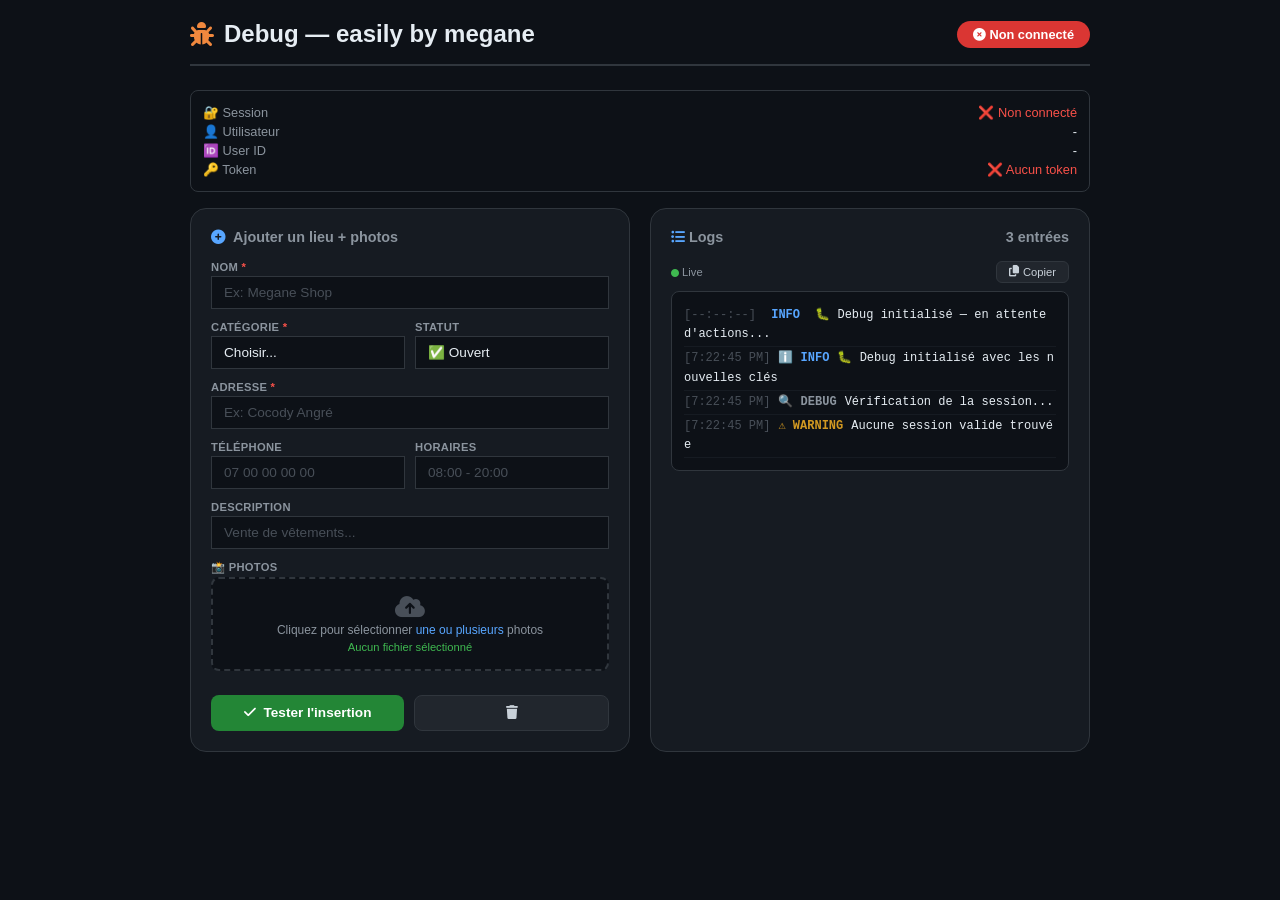
<file: debug.html>
<!DOCTYPE html>
<html lang="fr">
<head>
    <meta charset="UTF-8" />
    <meta name="viewport" content="width=device-width, initial-scale=1.0" />
    <title>🐛 Debug - easily by megane</title>

    <link rel="stylesheet" href="https://cdnjs.cloudflare.com/ajax/libs/font-awesome/6.5.0/css/all.min.css" />
    <link rel="stylesheet" href="style.css" />

    <style>
        /* ============================================================ */
        /* PAGE DEBUG */
        /* ============================================================ */
        body {
            background: #0d1117;
            color: #e6edf3;
            padding: 20px;
            font-family: 'Segoe UI', Tahoma, Geneva, Verdana, sans-serif;
            min-height: 100vh;
        }

        .debug-container {
            max-width: 900px;
            margin: 0 auto;
        }

        .debug-header {
            display: flex;
            align-items: center;
            justify-content: space-between;
            margin-bottom: 24px;
            padding-bottom: 16px;
            border-bottom: 2px solid #30363d;
        }

        .debug-header h1 {
            font-size: 1.5rem;
            display: flex;
            align-items: center;
            gap: 10px;
        }

        .debug-header h1 i {
            color: #f0883e;
        }

        .debug-header .status-badge {
            padding: 6px 16px;
            border-radius: 20px;
            font-size: 0.8rem;
            font-weight: 600;
        }

        .status-badge.online {
            background: #238636;
            color: #fff;
        }

        .status-badge.offline {
            background: #da3633;
            color: #fff;
        }

        .status-badge.checking {
            background: #d29922;
            color: #fff;
        }

        /* ============================================================ */
        /* GRILLE : FORMULAIRE + LOGS */
        /* ============================================================ */
        .debug-grid {
            display: grid;
            grid-template-columns: 1fr 1fr;
            gap: 20px;
        }

        @media (max-width: 768px) {
            .debug-grid {
                grid-template-columns: 1fr;
            }
        }

        /* ============================================================ */
        /* FORMULAIRE */
        /* ============================================================ */
        .debug-card {
            background: #161b22;
            border-radius: 16px;
            padding: 20px;
            border: 1px solid #30363d;
        }

        .debug-card .card-title {
            font-size: 0.9rem;
            font-weight: 600;
            margin-bottom: 16px;
            display: flex;
            align-items: center;
            gap: 8px;
            color: #8b949e;
        }

        .debug-card .card-title i {
            color: #58a6ff;
        }

        .debug-form .form-group {
            margin-bottom: 12px;
        }

        .debug-form .form-group label {
            display: block;
            font-size: 0.7rem;
            font-weight: 600;
            color: #8b949e;
            margin-bottom: 3px;
            text-transform: uppercase;
            letter-spacing: 0.3px;
        }

        .debug-form .form-group input,
        .debug-form .form-group select {
            width: 100%;
            padding: 8px 12px;
            background: #0d1117;
            border: 1px solid #30363d;
            border-radius: 8px;
            color: #e6edf3;
            font-size: 0.85rem;
            transition: 0.2s;
        }

        .debug-form .form-group input:focus,
        .debug-form .form-group select:focus {
            border-color: #58a6ff;
            outline: none;
            box-shadow: 0 0 0 3px rgba(88, 166, 255, 0.15);
        }

        .debug-form .form-group input::placeholder {
            color: #484f58;
        }

        .debug-form .form-row {
            display: grid;
            grid-template-columns: 1fr 1fr;
            gap: 10px;
        }

        @media (max-width: 480px) {
            .debug-form .form-row {
                grid-template-columns: 1fr;
            }
        }

        /* ============================================================ */
        /* PHOTOS */
        /* ============================================================ */
        .file-upload-area {
            border: 2px dashed #30363d;
            border-radius: 8px;
            padding: 16px;
            text-align: center;
            cursor: pointer;
            transition: 0.2s;
            background: #0d1117;
        }

        .file-upload-area:hover {
            border-color: #58a6ff;
            background: #161b22;
        }

        .file-upload-area i {
            font-size: 1.5rem;
            color: #484f58;
            display: block;
            margin-bottom: 4px;
        }

        .file-upload-area .upload-text {
            font-size: 0.75rem;
            color: #8b949e;
        }

        .file-upload-area .upload-text .highlight {
            color: #58a6ff;
        }

        .file-upload-area .file-count {
            font-size: 0.7rem;
            color: #3fb950;
            margin-top: 4px;
        }

        .file-upload-area input[type="file"] {
            display: none;
        }

        .photo-preview-debug {
            display: flex;
            flex-wrap: wrap;
            gap: 8px;
            margin-top: 8px;
        }

        .photo-preview-debug .preview-item {
            width: 60px;
            height: 60px;
            border-radius: 8px;
            overflow: hidden;
            border: 1px solid #30363d;
            position: relative;
            background: #0d1117;
        }

        .photo-preview-debug .preview-item img {
            width: 100%;
            height: 100%;
            object-fit: cover;
        }

        .photo-preview-debug .preview-item .remove-photo {
            position: absolute;
            top: -4px;
            right: -4px;
            width: 18px;
            height: 18px;
            border-radius: 50%;
            background: #da3633;
            color: #fff;
            border: none;
            font-size: 0.5rem;
            cursor: pointer;
            display: flex;
            align-items: center;
            justify-content: center;
            transition: 0.2s;
        }

        .photo-preview-debug .preview-item .remove-photo:hover {
            background: #f85149;
            transform: scale(1.1);
        }

        /* ============================================================ */
        /* FORM ACTIONS */
        /* ============================================================ */
        .debug-form .form-actions {
            display: flex;
            gap: 10px;
            margin-top: 16px;
        }

        .btn-debug {
            padding: 10px 20px;
            border: none;
            border-radius: 8px;
            font-size: 0.85rem;
            font-weight: 600;
            cursor: pointer;
            transition: 0.2s;
            display: flex;
            align-items: center;
            gap: 8px;
            flex: 1;
            justify-content: center;
        }

        .btn-debug.primary {
            background: #238636;
            color: #fff;
        }

        .btn-debug.primary:hover {
            background: #2ea043;
            transform: translateY(-1px);
        }

        .btn-debug.primary:disabled {
            opacity: 0.5;
            cursor: not-allowed;
            transform: none;
        }

        .btn-debug.secondary {
            background: #21262d;
            color: #c9d1d9;
            border: 1px solid #30363d;
        }

        .btn-debug.secondary:hover {
            background: #30363d;
        }

        .btn-debug.danger {
            background: #da3633;
            color: #fff;
        }

        .btn-debug.danger:hover {
            background: #f85149;
        }

        /* ============================================================ */
        /* LOGS */
        /* ============================================================ */
        .logs-container {
            background: #0d1117;
            border-radius: 8px;
            padding: 12px;
            max-height: 400px;
            overflow-y: auto;
            font-family: 'Consolas', 'Courier New', monospace;
            font-size: 0.75rem;
            line-height: 1.6;
            border: 1px solid #30363d;
        }

        .logs-container::-webkit-scrollbar {
            width: 6px;
        }

        .logs-container::-webkit-scrollbar-track {
            background: #0d1117;
        }

        .logs-container::-webkit-scrollbar-thumb {
            background: #30363d;
            border-radius: 3px;
        }

        .log-entry {
            padding: 2px 0;
            border-bottom: 1px solid #161b22;
        }

        .log-entry .log-time {
            color: #484f58;
            margin-right: 8px;
        }

        .log-entry .log-level {
            font-weight: 600;
            margin-right: 8px;
        }

        .log-entry .log-level.info {
            color: #58a6ff;
        }

        .log-entry .log-level.success {
            color: #3fb950;
        }

        .log-entry .log-level.error {
            color: #f85149;
        }

        .log-entry .log-level.warning {
            color: #d29922;
        }

        .log-entry .log-level.debug {
            color: #8b949e;
        }

        .log-entry .log-message {
            color: #e6edf3;
            word-break: break-all;
        }

        .log-entry .log-message .highlight {
            color: #f0883e;
        }

        .log-entry .log-message .string {
            color: #a5d6ff;
        }

        .log-entry .log-message .number {
            color: #f0883e;
        }

        .log-entry .log-message .boolean {
            color: #f0883e;
        }

        .log-entry .log-message .null {
            color: #8b949e;
        }

        .log-entry .log-message .key {
            color: #ff7b72;
        }

        /* ============================================================ */
        /* BOUTON COPIER */
        /* ============================================================ */
        .logs-header {
            display: flex;
            align-items: center;
            justify-content: space-between;
            margin-bottom: 8px;
        }

        .logs-header .logs-count {
            font-size: 0.7rem;
            color: #8b949e;
        }

        .btn-copy {
            background: #21262d;
            border: 1px solid #30363d;
            color: #c9d1d9;
            padding: 4px 12px;
            border-radius: 6px;
            font-size: 0.7rem;
            cursor: pointer;
            transition: 0.2s;
            display: flex;
            align-items: center;
            gap: 4px;
        }

        .btn-copy:hover {
            background: #30363d;
        }

        .btn-copy.copied {
            background: #238636;
            border-color: #238636;
            color: #fff;
        }

        /* ============================================================ */
        /* SESSION INFO */
        /* ============================================================ */
        .session-info {
            background: #0d1117;
            border-radius: 8px;
            padding: 12px;
            border: 1px solid #30363d;
            margin-bottom: 16px;
            font-size: 0.8rem;
        }

        .session-info .info-row {
            display: flex;
            justify-content: space-between;
            padding: 2px 0;
        }

        .session-info .info-row .label {
            color: #8b949e;
        }

        .session-info .info-row .value {
            color: #e6edf3;
            font-weight: 500;
        }

        .session-info .info-row .value.valid {
            color: #3fb950;
        }

        .session-info .info-row .value.invalid {
            color: #f85149;
        }

        /* ============================================================ */
        /* RESPONSE PREVIEW */
        /* ============================================================ */
        .response-preview {
            background: #0d1117;
            border-radius: 8px;
            padding: 12px;
            border: 1px solid #30363d;
            margin-top: 12px;
            max-height: 150px;
            overflow-y: auto;
            font-family: 'Consolas', 'Courier New', monospace;
            font-size: 0.7rem;
            display: none;
        }

        .response-preview.visible {
            display: block;
        }

        .response-preview .preview-title {
            color: #8b949e;
            margin-bottom: 4px;
            font-size: 0.65rem;
            text-transform: uppercase;
            letter-spacing: 0.3px;
        }

        .response-preview pre {
            margin: 0;
            white-space: pre-wrap;
            word-break: break-all;
            color: #e6edf3;
        }

        /* ============================================================ */
        /* TOAST */
        /* ============================================================ */
        .toast-debug {
            position: fixed;
            bottom: 24px;
            left: 50%;
            transform: translateX(-50%);
            padding: 10px 20px;
            border-radius: 12px;
            font-size: 0.85rem;
            font-weight: 600;
            z-index: 9999;
            opacity: 0;
            pointer-events: none;
            transition: opacity 0.3s ease;
            max-width: 90%;
            text-align: center;
        }

        .toast-debug.show {
            opacity: 1;
        }

        .toast-debug.success {
            background: #238636;
            color: #fff;
        }

        .toast-debug.error {
            background: #da3633;
            color: #fff;
        }

        .toast-debug.info {
            background: #1f6feb;
            color: #fff;
        }

        .spinner {
            display: inline-block;
            width: 16px;
            height: 16px;
            border: 2px solid rgba(255, 255, 255, 0.3);
            border-top: 2px solid #ffffff;
            border-radius: 50%;
            animation: spin 0.8s linear infinite;
        }

        @keyframes spin {
            0% { transform: rotate(0deg); }
            100% { transform: rotate(360deg); }
        }
    </style>
</head>
<body>

    <div class="debug-container">

        <!-- HEADER -->
        <div class="debug-header">
            <h1><i class="fas fa-bug"></i> Debug — easily by megane</h1>
            <span class="status-badge checking" id="statusBadge">
                <i class="fas fa-spinner fa-spin"></i> Vérification...
            </span>
        </div>

        <!-- SESSION INFO -->
        <div class="session-info" id="sessionInfo">
            <div class="info-row">
                <span class="label">🔐 Session</span>
                <span class="value" id="sessionStatus">Vérification...</span>
            </div>
            <div class="info-row">
                <span class="label">👤 Utilisateur</span>
                <span class="value" id="userEmail">-</span>
            </div>
            <div class="info-row">
                <span class="label">🆔 User ID</span>
                <span class="value" id="userId">-</span>
            </div>
            <div class="info-row">
                <span class="label">🔑 Token</span>
                <span class="value" id="tokenStatus">-</span>
            </div>
        </div>

        <!-- GRILLE -->
        <div class="debug-grid">

            <!-- FORMULAIRE -->
            <div class="debug-card">
                <div class="card-title">
                    <i class="fas fa-plus-circle"></i> Ajouter un lieu + photos
                </div>

                <form class="debug-form" id="debugForm">
                    <div class="form-group">
                        <label>Nom <span style="color:#f85149;">*</span></label>
                        <input type="text" id="placeName" placeholder="Ex: Megane Shop" required />
                    </div>

                    <div class="form-row">
                        <div class="form-group">
                            <label>Catégorie <span style="color:#f85149;">*</span></label>
                            <select id="placeCategory" required>
                                <option value="">Choisir...</option>
                                <option value="boutiques">🛍️ Boutique</option>
                                <option value="restaurants">🍽️ Restaurant</option>
                                <option value="domiciles">🏠 Domicile</option>
                                <option value="cybercafes">💻 Cybercafé</option>
                                <option value="sante">🏥 Santé</option>
                                <option value="stations">⛽ Station</option>
                            </select>
                        </div>
                        <div class="form-group">
                            <label>Statut</label>
                            <select id="placeStatus">
                                <option value="open">✅ Ouvert</option>
                                <option value="closed">❌ Fermé</option>
                            </select>
                        </div>
                    </div>

                    <div class="form-group">
                        <label>Adresse <span style="color:#f85149;">*</span></label>
                        <input type="text" id="placeAddress" placeholder="Ex: Cocody Angré" required />
                    </div>

                    <div class="form-row">
                        <div class="form-group">
                            <label>Téléphone</label>
                            <input type="text" id="placePhone" placeholder="07 00 00 00 00" />
                        </div>
                        <div class="form-group">
                            <label>Horaires</label>
                            <input type="text" id="placeHours" placeholder="08:00 - 20:00" />
                        </div>
                    </div>

                    <div class="form-group">
                        <label>Description</label>
                        <input type="text" id="placeDescription" placeholder="Vente de vêtements..." />
                    </div>

                    <!-- ========================================================== -->
                    <!-- PHOTOS -->
                    <!-- ========================================================== -->
                    <div class="form-group">
                        <label>📸 Photos</label>
                        <div class="file-upload-area" id="uploadArea">
                            <i class="fas fa-cloud-upload-alt"></i>
                            <div class="upload-text">
                                Cliquez pour sélectionner <span class="highlight">une ou plusieurs</span> photos
                            </div>
                            <div class="file-count" id="fileCount">Aucun fichier sélectionné</div>
                            <input type="file" id="placePhotos" accept="image/*" multiple />
                        </div>
                        <div class="photo-preview-debug" id="photoPreview"></div>
                    </div>

                    <div class="form-actions">
                        <button type="submit" class="btn-debug primary" id="submitBtn">
                            <i class="fas fa-check"></i> Tester l'insertion
                        </button>
                        <button type="button" class="btn-debug secondary" id="clearLogsBtn">
                            <i class="fas fa-trash"></i>
                        </button>
                    </div>
                </form>
            </div>

            <!-- LOGS -->
            <div class="debug-card">
                <div class="card-title" style="justify-content:space-between;">
                    <span><i class="fas fa-list-ul"></i> Logs</span>
                    <span class="logs-count" id="logCount">0 entrées</span>
                </div>

                <div class="logs-header">
                    <span style="font-size:0.7rem;color:#8b949e;">
                        <i class="fas fa-circle" style="color:#3fb950;font-size:0.5rem;"></i> Live
                    </span>
                    <button class="btn-copy" id="copyLogsBtn">
                        <i class="fas fa-copy"></i> Copier
                    </button>
                </div>

                <div class="logs-container" id="logsContainer">
                    <div class="log-entry">
                        <span class="log-time">[--:--:--]</span>
                        <span class="log-level info">INFO</span>
                        <span class="log-message">🐛 Debug initialisé — en attente d'actions...</span>
                    </div>
                </div>

                <!-- RESPONSE PREVIEW -->
                <div class="response-preview" id="responsePreview">
                    <div class="preview-title">📦 Dernière réponse</div>
                    <pre id="responseContent"></pre>
                </div>
            </div>

        </div>

    </div>

    <!-- TOAST -->
    <div class="toast-debug" id="toastDebug"></div>

    <!-- ============================================================ -->
    <!-- SCRIPT -->
    <!-- ============================================================ -->
    <script>
        (function() {
            'use strict';

            // ============================================================
            // 🔑 CONFIGURATION SUPABASE - CLÉS CORRECTES
            // ============================================================
            var SUPABASE_URL = 'https://slanrdeaxapzfqtuqhbf.supabase.co';
            var SUPABASE_ANON_KEY = 'eyJhbGciOiJIUzI1NiIsInR5cCI6IkpXVCJ9.eyJpc3MiOiJzdXBhYmFzZSIsInJlZiI6InNsYW5yZGVheGFwemZxdHVxaGJmIiwicm9sZSI6ImFub24iLCJpYXQiOjE3ODUzMzA3OTcsImV4cCI6MjEwMDkwNjc5N30.pUCb_N-66pjFs-QP2RefsqjAnffC4Rbq-rP9qHfnvK8';

            console.log('🐛 Debug initialisé avec les nouvelles clés');

            // ============================================================
            // DOM REFS
            // ============================================================
            var form = document.getElementById('debugForm');
            var submitBtn = document.getElementById('submitBtn');
            var logsContainer = document.getElementById('logsContainer');
            var logCount = document.getElementById('logCount');
            var copyLogsBtn = document.getElementById('copyLogsBtn');
            var clearLogsBtn = document.getElementById('clearLogsBtn');
            var responsePreview = document.getElementById('responsePreview');
            var responseContent = document.getElementById('responseContent');
            var toastEl = document.getElementById('toastDebug');
            var statusBadge = document.getElementById('statusBadge');
            var sessionStatus = document.getElementById('sessionStatus');
            var userEmail = document.getElementById('userEmail');
            var userId = document.getElementById('userId');
            var tokenStatus = document.getElementById('tokenStatus');

            // Champs du formulaire
            var placeName = document.getElementById('placeName');
            var placeCategory = document.getElementById('placeCategory');
            var placeStatus = document.getElementById('placeStatus');
            var placeAddress = document.getElementById('placeAddress');
            var placePhone = document.getElementById('placePhone');
            var placeHours = document.getElementById('placeHours');
            var placeDescription = document.getElementById('placeDescription');
            var placePhotos = document.getElementById('placePhotos');
            var photoPreview = document.getElementById('photoPreview');
            var fileCount = document.getElementById('fileCount');
            var uploadArea = document.getElementById('uploadArea');

            // ============================================================
            // ÉTAT PHOTOS
            // ============================================================
            var selectedFiles = [];

            // ============================================================
            // UPLOAD AREA
            // ============================================================
            uploadArea.addEventListener('click', function() {
                placePhotos.click();
            });

            placePhotos.addEventListener('change', function(e) {
                var files = Array.from(e.target.files);
                selectedFiles = files;
                renderPhotoPreview();
                updateFileCount();
                addLog('debug', '📸 ' + files.length + ' photo(s) sélectionnée(s)');
            });

            function updateFileCount() {
                if (selectedFiles.length === 0) {
                    fileCount.textContent = 'Aucun fichier sélectionné';
                } else if (selectedFiles.length === 1) {
                    fileCount.textContent = '1 fichier sélectionné';
                } else {
                    fileCount.textContent = selectedFiles.length + ' fichiers sélectionnés';
                }
            }

            function renderPhotoPreview() {
                photoPreview.innerHTML = '';
                selectedFiles.forEach(function(file, index) {
                    if (!file.type.startsWith('image/')) return;
                    var reader = new FileReader();
                    reader.onload = function(e) {
                        var div = document.createElement('div');
                        div.className = 'preview-item';
                        div.innerHTML =
                            '<img src="' + e.target.result + '" />' +
                            '<button class="remove-photo" data-index="' + index + '" type="button"><i class="fas fa-times"></i></button>';
                        div.querySelector('.remove-photo').addEventListener('click', function() {
                            selectedFiles.splice(index, 1);
                            renderPhotoPreview();
                            updateFileCount();
                            // Mettre à jour l'input
                            var dt = new DataTransfer();
                            selectedFiles.forEach(function(f) { dt.items.add(f); });
                            placePhotos.files = dt.files;
                            addLog('debug', '🗑️ Photo supprimée, reste ' + selectedFiles.length + ' photo(s)');
                        });
                        photoPreview.appendChild(div);
                    };
                    reader.readAsDataURL(file);
                });
            }

            // ============================================================
            // LOGS
            // ============================================================
            var logs = [];
            var logCounter = 0;

            function addLog(level, message, data) {
                var time = new Date().toLocaleTimeString();
                var entry = {
                    id: ++logCounter,
                    time: time,
                    level: level,
                    message: message,
                    data: data || null
                };
                logs.push(entry);

                var div = document.createElement('div');
                div.className = 'log-entry';
                var levelClass = 'log-level ' + level;
                var levelIcon = {
                    'info': 'ℹ️',
                    'success': '✅',
                    'error': '❌',
                    'warning': '⚠️',
                    'debug': '🔍'
                }[level] || '•';

                var msg = message;
                if (data) {
                    try {
                        var json = typeof data === 'string' ? data : JSON.stringify(data, null, 2);
                        msg += ' <span style="color:#8b949e;">→</span> <span class="string">' + json + '</span>';
                    } catch (e) {
                        msg += ' → ' + String(data);
                    }
                }

                div.innerHTML =
                    '<span class="log-time">[' + time + ']</span>' +
                    '<span class="' + levelClass + '">' + levelIcon + ' ' + level.toUpperCase() + '</span>' +
                    '<span class="log-message">' + msg + '</span>';

                logsContainer.appendChild(div);
                logsContainer.scrollTop = logsContainer.scrollHeight;
                logCount.textContent = logs.length + ' entrées';

                console.log('[' + time + '] [' + level.toUpperCase() + '] ' + message, data || '');
            }

            function clearLogs() {
                logs = [];
                logCounter = 0;
                logsContainer.innerHTML = '';
                logCount.textContent = '0 entrées';
                responsePreview.classList.remove('visible');
                addLog('info', '🧹 Logs effacés');
            }

            // ============================================================
            // TOAST
            // ============================================================
            var toastTimer = null;

            function showToast(message, type) {
                toastEl.textContent = message;
                toastEl.className = 'toast-debug show ' + type;
                if (toastTimer) clearTimeout(toastTimer);
                toastTimer = setTimeout(function() {
                    toastEl.classList.remove('show');
                }, 4000);
            }

            // ============================================================
            // SESSION
            // ============================================================
            function getSession() {
                try {
                    var session = localStorage.getItem('sb_session');
                    if (session) return JSON.parse(session);
                } catch (e) {
                    addLog('error', 'Erreur lecture session', e.message);
                }
                return null;
            }

            function checkSession() {
                addLog('debug', 'Vérification de la session...');
                var session = getSession();

                if (session && session.access_token) {
                    sessionStatus.textContent = '✅ Connecté';
                    sessionStatus.className = 'value valid';
                    userEmail.textContent = session.user ? session.user.email : 'Email non disponible';
                    userId.textContent = session.user ? session.user.id : 'ID non disponible';
                    tokenStatus.textContent = '✅ Valide (' + session.access_token.substring(0, 20) + '...)';
                    tokenStatus.className = 'value valid';
                    statusBadge.className = 'status-badge online';
                    statusBadge.innerHTML = '<i class="fas fa-check-circle"></i> Connecté';
                    addLog('success', 'Session valide - Utilisateur: ' + (session.user ? session.user.email : 'Inconnu'));
                    return session;
                } else {
                    sessionStatus.textContent = '❌ Non connecté';
                    sessionStatus.className = 'value invalid';
                    userEmail.textContent = '-';
                    userId.textContent = '-';
                    tokenStatus.textContent = '❌ Aucun token';
                    tokenStatus.className = 'value invalid';
                    statusBadge.className = 'status-badge offline';
                    statusBadge.innerHTML = '<i class="fas fa-times-circle"></i> Non connecté';
                    addLog('warning', 'Aucune session valide trouvée');
                    return null;
                }
            }

            // ============================================================
            // GEOLOCALISATION
            // ============================================================
            function getPosition() {
                return new Promise(function(resolve) {
                    if (!navigator.geolocation) {
                        addLog('warning', 'Géolocalisation non disponible');
                        resolve({ lat: '5.3599517', lng: '-3.9792253' });
                        return;
                    }
                    navigator.geolocation.getCurrentPosition(
                        function(pos) {
                            var lat = pos.coords.latitude.toFixed(7);
                            var lng = pos.coords.longitude.toFixed(7);
                            addLog('info', '📍 Position GPS: ' + lat + ', ' + lng);
                            resolve({ lat: String(lat), lng: String(lng) });
                        },
                        function(err) {
                            addLog('warning', 'Erreur GPS: ' + err.message + ' — position par défaut');
                            resolve({ lat: '5.3599517', lng: '-3.9792253' });
                        }, {
                            enableHighAccuracy: true,
                            timeout: 10000
                        }
                    );
                });
            }

            // ============================================================
            // UPLOAD PHOTO
            // ============================================================
            async function uploadPhoto(file, placeId, token) {
                var parts = file.name.split('.');
                var ext = parts.length > 1 ? parts.pop() : 'jpg';
                var fileName = placeId + '_' + Date.now() + '_' + Math.random().toString(36).substring(2, 6) + '.' + ext;

                addLog('debug', '📸 Upload: ' + fileName + ' (' + file.size + ' bytes)');

                var formData = new FormData();
                formData.append('file', file);

                var response = await fetch(SUPABASE_URL + '/storage/v1/object/place-photos/' + fileName, {
                    method: 'POST',
                    headers: {
                        'apikey': SUPABASE_ANON_KEY,
                        'Authorization': 'Bearer ' + token
                    },
                    body: formData
                });

                if (!response.ok) {
                    var err = await response.text();
                    throw new Error('Upload échoué: ' + response.status + ' - ' + err);
                }

                var url = SUPABASE_URL + '/storage/v1/object/public/place-photos/' + fileName;
                addLog('success', '✅ Photo uploadée: ' + fileName);
                return url;
            }

            // ============================================================
            // API HELPERS
            // ============================================================
            function getHeaders(token) {
                var headers = {
                    'apikey': SUPABASE_ANON_KEY,
                    'Content-Type': 'application/json'
                };
                if (token) {
                    headers['Authorization'] = 'Bearer ' + token;
                } else {
                    headers['Authorization'] = 'Bearer ' + SUPABASE_ANON_KEY;
                }
                return headers;
            }

            // ============================================================
            // SUBMIT - CORRIGÉ AVEC Prefer: return=representation
            // ============================================================
            form.addEventListener('submit', async function(e) {
                e.preventDefault();

                // 1. Vérifier la session
                var session = getSession();
                if (!session || !session.access_token) {
                    addLog('error', '❌ Aucune session valide. Connectez-vous d\'abord.');
                    showToast('Veuillez vous connecter d\'abord', 'error');
                    return;
                }

                var token = session.access_token;

                // 2. Récupérer les données
                var name = placeName.value.trim();
                var category = placeCategory.value;
                var status = placeStatus.value;
                var address = placeAddress.value.trim();
                var phone = placePhone.value.trim();
                var hours = placeHours.value.trim();
                var description = placeDescription.value.trim();

                // 3. Valider
                if (!name) { showToast('Le nom est requis', 'error'); return; }
                if (!category) { showToast('La catégorie est requise', 'error'); return; }
                if (!address) { showToast('L\'adresse est requise', 'error'); return; }

                // 4. Géolocalisation
                var pos = await getPosition();
                var lat = pos.lat;
                var lng = pos.lng;

                // 5. Préparer les données
                var data = {
                    name: name,
                    category: category,
                    address: address,
                    phone: phone || null,
                    hours: hours || null,
                    description: description || null,
                    status: status,
                    lat: lat,
                    lng: lng,
                    user_id: session.user ? session.user.id : null
                };

                addLog('info', '📝 Préparation insertion:', data);

                // 6. Désactiver le bouton
                submitBtn.disabled = true;
                submitBtn.innerHTML = '<span class="spinner"></span> Insertion...';

                try {
                    addLog('debug', '🔑 Token utilisé: ' + token.substring(0, 20) + '...');

                    // ============================================================
                    // 7. Insérer le lieu AVEC retour de l'ID
                    // ============================================================
                    var response = await fetch(SUPABASE_URL + '/rest/v1/position', {
                        method: 'POST',
                        headers: {
                            ...getHeaders(token),
                            'Prefer': 'return=representation'  // ← CLÉ ! Récupère l'ID
                        },
                        body: JSON.stringify(data)
                    });

                    var responseText = await response.text();
                    var responseData = null;
                    try {
                        responseData = JSON.parse(responseText);
                    } catch (e) {
                        responseData = responseText;
                    }

                    if (!response.ok) {
                        throw new Error('Insertion échouée: ' + response.status + ' - ' + responseText);
                    }

                    // ============================================================
                    // 8. Récupérer l'ID du lieu créé
                    // ============================================================
                    var placeId = null;
                    if (Array.isArray(responseData) && responseData.length > 0 && responseData[0].id) {
                        placeId = responseData[0].id;
                    } else if (responseData && responseData.id) {
                        placeId = responseData.id;
                    }

                    if (!placeId) {
                        // Dernier recours : chercher dans la réponse brute
                        try {
                            var parsed = JSON.parse(responseText);
                            if (Array.isArray(parsed) && parsed.length > 0 && parsed[0].id) {
                                placeId = parsed[0].id;
                            }
                        } catch (e) {}
                    }

                    if (!placeId) {
                        throw new Error('Impossible de récupérer l\'ID du lieu créé. Réponse: ' + responseText);
                    }

                    addLog('success', '✅ Lieu inséré avec ID: ' + placeId);

                    // ============================================================
                    // 9. Upload des photos
                    // ============================================================
                    var photoUrls = [];
                    if (selectedFiles.length > 0) {
                        addLog('info', '📸 Upload de ' + selectedFiles.length + ' photo(s)...');
                        showToast('📸 Upload des photos...', 'info');

                        for (var i = 0; i < selectedFiles.length; i++) {
                            try {
                                var url = await uploadPhoto(selectedFiles[i], placeId, token);
                                photoUrls.push(url);
                            } catch (uploadError) {
                                addLog('error', '❌ Échec upload photo ' + (i+1), uploadError.message);
                            }
                        }

                        addLog('info', '📸 ' + photoUrls.length + '/' + selectedFiles.length + ' photos uploadées');

                        // ============================================================
                        // 10. Insérer les URLs dans la table photos
                        // ============================================================
                        if (photoUrls.length > 0) {
                            addLog('debug', '💾 Insertion des photos dans la table...');
                            for (var j = 0; j < photoUrls.length; j++) {
                                var photoData = {
                                    position_id: placeId,  // ← MAINTENANT C'EST UN UUID VALIDE
                                    url: photoUrls[j]
                                };
                                var photoResponse = await fetch(SUPABASE_URL + '/rest/v1/photos', {
                                    method: 'POST',
                                    headers: {
                                        ...getHeaders(token),
                                        'Prefer': 'return=representation'
                                    },
                                    body: JSON.stringify(photoData)
                                });
                                if (!photoResponse.ok) {
                                    var errText = await photoResponse.text();
                                    addLog('warning', '⚠️ Photo ' + (j+1) + ' non enregistrée en BDD', errText);
                                } else {
                                    var photoResult = await photoResponse.json();
                                    addLog('success', '✅ Photo ' + (j+1) + ' enregistrée en BDD ID: ' + (photoResult[0] ? photoResult[0].id : 'OK'));
                                }
                            }
                        }
                    }

                    // Afficher la réponse finale
                    var finalData = {
                        place: responseData,
                        place_id: placeId,
                        photos_uploaded: photoUrls.length,
                        photo_urls: photoUrls
                    };
                    responseContent.textContent = JSON.stringify(finalData, null, 2);
                    responsePreview.classList.add('visible');

                    addLog('success', '✅ Insertion terminée ! ' + photoUrls.length + ' photo(s) attachée(s)');
                    showToast('✅ Lieu + ' + photoUrls.length + ' photo(s) ajouté(s) !', 'success');

                    // Réinitialiser
                    form.reset();
                    placeStatus.value = 'open';
                    selectedFiles = [];
                    renderPhotoPreview();
                    updateFileCount();
                    var dt = new DataTransfer();
                    placePhotos.files = dt.files;
                    checkSession();

                } catch (error) {
                    addLog('error', '❌ Exception:', error.message);
                    showToast('❌ Erreur: ' + error.message, 'error');
                    responseContent.textContent = error.stack || error.message;
                    responsePreview.classList.add('visible');
                } finally {
                    submitBtn.disabled = false;
                    submitBtn.innerHTML = '<i class="fas fa-check"></i> Tester l\'insertion';
                }
            });

            // ============================================================
            // COPIER LES LOGS
            // ============================================================
            copyLogsBtn.addEventListener('click', function() {
                var text = logs.map(function(log) {
                    return '[' + log.time + '] [' + log.level.toUpperCase() + '] ' + log.message +
                        (log.data ? ' → ' + JSON.stringify(log.data, null, 2) : '');
                }).join('\n');

                var session = getSession();
                if (session) {
                    text += '\n\n--- SESSION ---';
                    text += '\nEmail: ' + (session.user ? session.user.email : 'N/A');
                    text += '\nUser ID: ' + (session.user ? session.user.id : 'N/A');
                    text += '\nToken: ' + session.access_token.substring(0, 30) + '...';
                }

                text += '\n\n--- CONFIG ---';
                text += '\nURL: ' + SUPABASE_URL;
                text += '\nAnon Key: ' + SUPABASE_ANON_KEY.substring(0, 30) + '...';

                navigator.clipboard.writeText(text).then(function() {
                    copyLogsBtn.classList.add('copied');
                    copyLogsBtn.innerHTML = '<i class="fas fa-check"></i> Copié !';
                    showToast('📋 Logs copiés dans le presse-papier', 'info');
                    setTimeout(function() {
                        copyLogsBtn.classList.remove('copied');
                        copyLogsBtn.innerHTML = '<i class="fas fa-copy"></i> Copier';
                    }, 2000);
                }).catch(function() {
                    var textarea = document.createElement('textarea');
                    textarea.value = text;
                    document.body.appendChild(textarea);
                    textarea.select();
                    document.execCommand('copy');
                    document.body.removeChild(textarea);
                    showToast('📋 Logs copiés (fallback)', 'info');
                });
            });

            // ============================================================
            // EFFACER LES LOGS
            // ============================================================
            clearLogsBtn.addEventListener('click', clearLogs);

            // ============================================================
            // INIT
            // ============================================================
            addLog('info', '🐛 Debug initialisé avec les nouvelles clés');
            checkSession();

            setInterval(function() {
                checkSession();
            }, 30000);

            console.log('🐛 Debug ready — ' + SUPABASE_URL);

        })();
    </script>

</body>
</html>
</file>
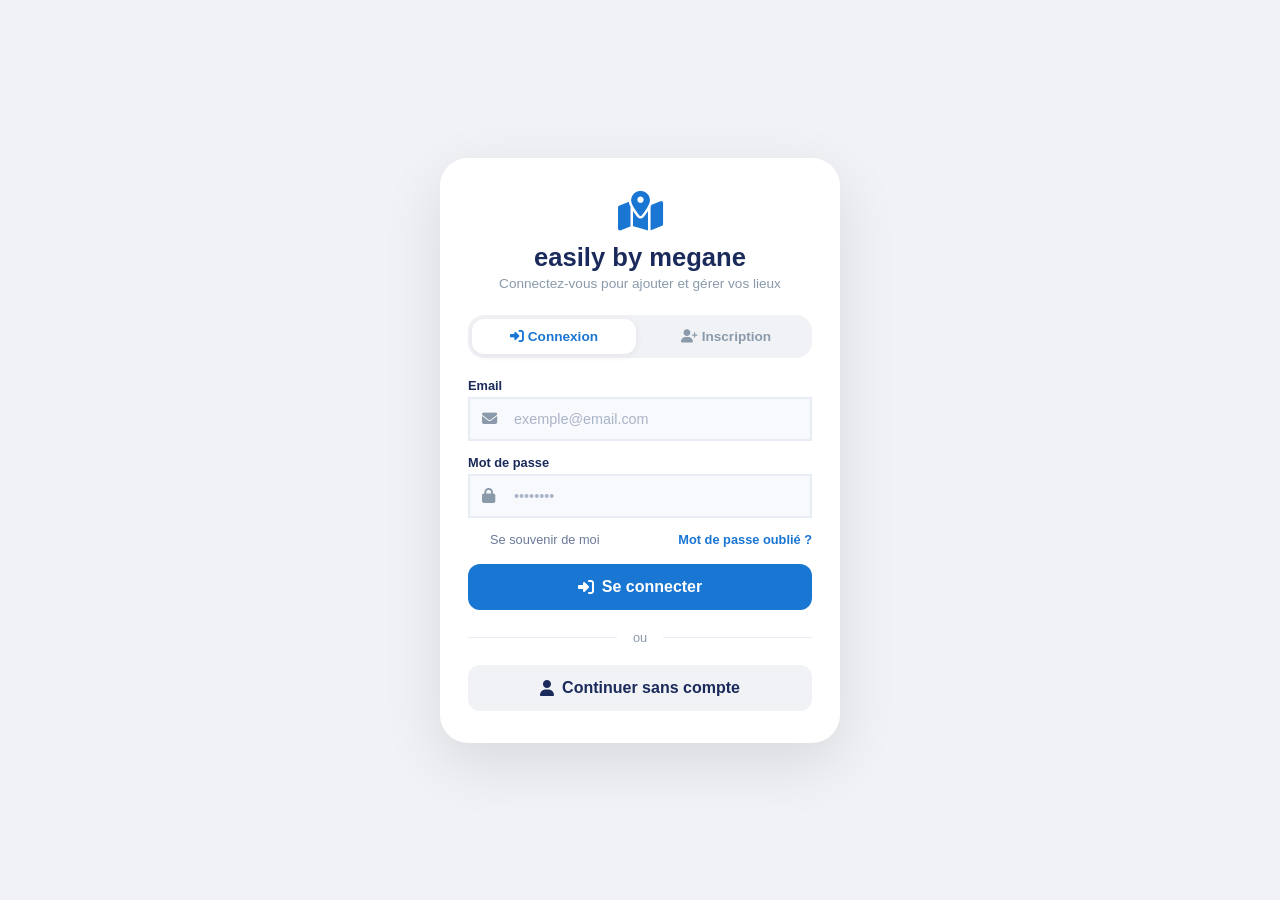
<file: login.html>
<!DOCTYPE html>
<html lang="fr">
<head>
    <meta charset="UTF-8" />
    <meta name="viewport" content="width=device-width, initial-scale=1.0" />
    <title>easily by megane - Connexion</title>

    <link rel="stylesheet" href="https://cdnjs.cloudflare.com/ajax/libs/font-awesome/6.5.0/css/all.min.css" />
    <link rel="stylesheet" href="style.css" />

    <style>
        /* ============================================================ */
        /* PAGE AUTH */
        /* ============================================================ */
        body {
            display: flex;
            align-items: center;
            justify-content: center;
            padding: 20px;
            background: #f0f2f5;
            padding-top: 20px;
        }

        .auth-container {
            background: #ffffff;
            border-radius: 28px;
            padding: 32px 28px;
            max-width: 400px;
            width: 100%;
            box-shadow: 0 20px 60px rgba(0, 0, 0, 0.1);
        }

        .auth-header {
            text-align: center;
            margin-bottom: 24px;
        }

        .auth-header .auth-icon {
            font-size: 2.5rem;
            color: #1976d2;
            display: block;
            margin-bottom: 8px;
        }

        .auth-header h1 {
            font-size: 1.6rem;
            color: #1a2a5a;
            font-weight: 700;
        }

        .auth-header .auth-subtitle {
            font-size: 0.85rem;
            color: #8a9aaa;
            margin-top: 4px;
        }

        .auth-tabs {
            display: flex;
            gap: 8px;
            margin-bottom: 20px;
            background: #f0f2f5;
            border-radius: 16px;
            padding: 4px;
        }

        .auth-tab {
            flex: 1;
            padding: 10px;
            border: none;
            border-radius: 12px;
            font-size: 0.85rem;
            font-weight: 600;
            cursor: pointer;
            transition: 0.2s;
            background: transparent;
            color: #8a9aaa;
        }

        .auth-tab.active {
            background: #ffffff;
            color: #1976d2;
            box-shadow: 0 2px 8px rgba(0, 0, 0, 0.06);
        }

        .auth-tab:hover:not(.active) {
            color: #1a2a5a;
        }

        .auth-form {
            display: none;
        }

        .auth-form.active {
            display: block;
        }

        .auth-form .form-group {
            margin-bottom: 14px;
        }

        .auth-form .form-group label {
            display: block;
            font-size: 0.8rem;
            font-weight: 600;
            color: #1a2a5a;
            margin-bottom: 4px;
        }

        .auth-form .form-group .input-wrapper {
            position: relative;
        }

        .auth-form .form-group .input-wrapper i {
            position: absolute;
            left: 14px;
            top: 50%;
            transform: translateY(-50%);
            color: #8a9aaa;
            font-size: 0.95rem;
        }

        .auth-form .form-group .input-wrapper input {
            width: 100%;
            padding: 12px 14px 12px 44px;
            border: 2px solid #e8ecf4;
            border-radius: 12px;
            font-size: 0.9rem;
            color: #1a2a5a;
            background: #f8f9fc;
            transition: 0.2s;
        }

        .auth-form .form-group .input-wrapper input:focus {
            border-color: #1976d2;
            outline: none;
            background: #ffffff;
            box-shadow: 0 0 0 3px rgba(25, 118, 210, 0.1);
        }

        .auth-form .form-group .input-wrapper input::placeholder {
            color: #aab4c8;
        }

        .auth-form .form-options {
            display: flex;
            align-items: center;
            justify-content: space-between;
            margin: 6px 0 16px 0;
            font-size: 0.8rem;
        }

        .auth-form .form-options label {
            display: flex;
            align-items: center;
            gap: 6px;
            color: #6b7a9a;
            cursor: pointer;
        }

        .auth-form .form-options label input[type="checkbox"] {
            accent-color: #1976d2;
            width: 16px;
            height: 16px;
            cursor: pointer;
        }

        .auth-form .form-options a {
            color: #1976d2;
            text-decoration: none;
            font-weight: 600;
        }

        .auth-form .form-options a:hover {
            text-decoration: underline;
        }

        .btn-auth {
            width: 100%;
            padding: 14px;
            background: #1976d2;
            color: #ffffff;
            border: none;
            border-radius: 12px;
            font-size: 1rem;
            font-weight: 700;
            cursor: pointer;
            transition: 0.2s;
            margin-top: 4px;
            display: flex;
            align-items: center;
            justify-content: center;
            gap: 8px;
        }

        .btn-auth:hover {
            background: #1565c0;
            transform: translateY(-2px);
            box-shadow: 0 4px 16px rgba(25, 118, 210, 0.25);
        }

        .btn-auth:active {
            transform: scale(0.97);
        }

        .btn-auth:disabled {
            opacity: 0.7;
            cursor: not-allowed;
            transform: none;
        }

        .auth-divider {
            display: flex;
            align-items: center;
            margin: 20px 0;
            color: #d0d5e0;
            font-size: 0.8rem;
        }

        .auth-divider::before,
        .auth-divider::after {
            content: '';
            flex: 1;
            height: 1px;
            background: #e8ecf4;
        }

        .auth-divider span {
            padding: 0 16px;
            color: #8a9aaa;
        }

        .btn-guest {
            width: 100%;
            padding: 14px;
            background: #f0f2f5;
            color: #1a2a5a;
            border: none;
            border-radius: 12px;
            font-size: 1rem;
            font-weight: 600;
            cursor: pointer;
            transition: 0.2s;
            display: flex;
            align-items: center;
            justify-content: center;
            gap: 8px;
        }

        .btn-guest:hover {
            background: #e8ecf4;
            transform: translateY(-2px);
        }

        .btn-guest:active {
            transform: scale(0.97);
        }

        #authMessage {
            margin-top: 16px;
            padding: 12px 16px;
            border-radius: 12px;
            font-size: 0.85rem;
            display: none;
            text-align: center;
        }

        #authMessage.error {
            display: block;
            background: #fee2e2;
            color: #991b1b;
            border: 1px solid #fecaca;
        }

        #authMessage.success {
            display: block;
            background: #dcfce7;
            color: #166534;
            border: 1px solid #bbf7d0;
        }

        #authMessage.info {
            display: block;
            background: #dbeafe;
            color: #1e40af;
            border: 1px solid #bfdbfe;
        }

        .spinner {
            display: inline-block;
            width: 20px;
            height: 20px;
            border: 3px solid rgba(255, 255, 255, 0.3);
            border-top: 3px solid #ffffff;
            border-radius: 50%;
            animation: spin 0.8s linear infinite;
        }

        @keyframes spin {
            0% { transform: rotate(0deg); }
            100% { transform: rotate(360deg); }
        }

        @media (max-width: 480px) {
            .auth-container {
                padding: 24px 18px;
                border-radius: 20px;
            }

            .auth-header h1 {
                font-size: 1.3rem;
            }

            .auth-tab {
                font-size: 0.75rem;
                padding: 8px;
            }

            .auth-form .form-group .input-wrapper input {
                padding: 10px 12px 10px 38px;
                font-size: 0.85rem;
            }

            .btn-auth,
            .btn-guest {
                font-size: 0.9rem;
                padding: 12px;
            }
        }
        /* ============================================================ */
/* DÉSACTIVER LES EFFETS DE CLIC SUR LES ÉLÉMENTS */
/* ============================================================ */

/* Supprimer le highlight bleu sur mobile */
* {
    -webkit-tap-highlight-color: transparent !important;
    -webkit-touch-callout: none !important;
    -webkit-user-select: none !important;
    user-select: none !important;
}

/* Supprimer le contour de focus sur les boutons et éléments cliquables */
button:focus,
input:focus,
textarea:focus,
select:focus,
div:focus {
    outline: none !important;
    box-shadow: none !important;
}

/* Pour les éléments cliquables qui gardent un contour */
a:focus,
a:active,
button:active,
.btn:active {
    outline: none !important;
    border-color: transparent !important;
    box-shadow: none !important;
}

/* Safari mobile - désactiver le grey highlight */
* {
    -webkit-touch-callout: none;
}
    </style>
</head>
<body>

    <div class="auth-container">

        <!-- HEADER -->
        <div class="auth-header">
            <span class="auth-icon"><i class="fas fa-map-location-dot"></i></span>
            <h1>easily by megane</h1>
            <p class="auth-subtitle">Connectez-vous pour ajouter et gérer vos lieux</p>
        </div>

        <!-- TABS -->
        <div class="auth-tabs">
            <button class="auth-tab active" data-tab="login" id="authTabLogin">
                <i class="fas fa-sign-in-alt"></i> Connexion
            </button>
            <button class="auth-tab" data-tab="register" id="authTabRegister">
                <i class="fas fa-user-plus"></i> Inscription
            </button>
        </div>

        <!-- CONNEXION -->
        <form id="loginForm" class="auth-form active">
            <div class="form-group">
                <label>Email</label>
                <div class="input-wrapper">
                    <i class="fas fa-envelope"></i>
                    <input type="email" id="loginEmail" placeholder="exemple@email.com" required />
                </div>
            </div>
            <div class="form-group">
                <label>Mot de passe</label>
                <div class="input-wrapper">
                    <i class="fas fa-lock"></i>
                    <input type="password" id="loginPassword" placeholder="••••••••" required />
                </div>
            </div>
            <div class="form-options">
                <label>
                    <input type="checkbox" id="rememberMe" /> Se souvenir de moi
                </label>
                <a href="#" id="forgotPassword">Mot de passe oublié ?</a>
            </div>
            <button type="submit" class="btn-auth" id="loginBtn">
                <i class="fas fa-sign-in-alt"></i> Se connecter
            </button>
        </form>

        <!-- INSCRIPTION -->
        <form id="registerForm" class="auth-form">
            <div class="form-group">
                <label>Email</label>
                <div class="input-wrapper">
                    <i class="fas fa-envelope"></i>
                    <input type="email" id="registerEmail" placeholder="exemple@email.com" required />
                </div>
            </div>
            <div class="form-group">
                <label>Mot de passe</label>
                <div class="input-wrapper">
                    <i class="fas fa-lock"></i>
                    <input type="password" id="registerPassword" placeholder="••••••••" required />
                </div>
            </div>
            <div class="form-group">
                <label>Confirmer le mot de passe</label>
                <div class="input-wrapper">
                    <i class="fas fa-lock"></i>
                    <input type="password" id="registerPasswordConfirm" placeholder="••••••••" required />
                </div>
            </div>
            <button type="submit" class="btn-auth" id="registerBtn">
                <i class="fas fa-user-plus"></i> S'inscrire
            </button>
        </form>

        <!-- DIVIDER -->
        <div class="auth-divider">
            <span>ou</span>
        </div>

        <!-- GUEST -->
        <button class="btn-guest" id="guestBtn">
            <i class="fas fa-user"></i> Continuer sans compte
        </button>

        <!-- MESSAGE -->
        <div id="authMessage"></div>

    </div>

    <!-- ============================================================ -->
    <!-- SCRIPT -->
    <!-- ============================================================ -->
    <script>
        (function() {
            'use strict';

            // ============================================================
            // 🔑 CONFIGURATION SUPABASE - NOUVELLES CLÉS
            // ============================================================
            var SUPABASE_URL = 'https://slanrdeaxapzfqtuqhbf.supabase.co';
            var SUPABASE_ANON_KEY = 'eyJhbGciOiJIUzI1NiIsInR5cCI6IkpXVCJ9.eyJpc3MiOiJzdXBhYmFzZSIsInJlZiI6InNsYW5yZGVheGFwemZxdHVxaGJmIiwicm9sZSI6ImFub24iLCJpYXQiOjE3ODUzMzA3OTcsImV4cCI6MjEwMDkwNjc5N30.pUCb_N-66pjFs-QP2RefsqjAnffC4Rbq-rP9qHfnvK8';

            console.log('🔐 Auth via API REST (nouvelles clés)');

            // ============================================================
            // ÉLÉMENTS DOM
            // ============================================================
            var loginForm = document.getElementById('loginForm');
            var registerForm = document.getElementById('registerForm');
            var loginBtn = document.getElementById('loginBtn');
            var registerBtn = document.getElementById('registerBtn');
            var guestBtn = document.getElementById('guestBtn');
            var authMessage = document.getElementById('authMessage');

            var tabLogin = document.getElementById('authTabLogin');
            var tabRegister = document.getElementById('authTabRegister');

            var loginEmail = document.getElementById('loginEmail');
            var loginPassword = document.getElementById('loginPassword');
            var registerEmail = document.getElementById('registerEmail');
            var registerPassword = document.getElementById('registerPassword');
            var registerPasswordConfirm = document.getElementById('registerPasswordConfirm');
            var forgotPassword = document.getElementById('forgotPassword');

            // ============================================================
            // AFFICHER LE MESSAGE
            // ============================================================
            function showMessage(message, type) {
                authMessage.textContent = message;
                authMessage.className = type;
                if (type !== 'error') {
                    setTimeout(function() {
                        authMessage.className = '';
                        authMessage.textContent = '';
                    }, 5000);
                }
            }

            // ============================================================
            // CHANGER D'ONGLET
            // ============================================================
            function switchTab(tab) {
                tabLogin.classList.toggle('active', tab === 'login');
                tabRegister.classList.toggle('active', tab === 'register');
                loginForm.classList.toggle('active', tab === 'login');
                registerForm.classList.toggle('active', tab === 'register');
                authMessage.className = '';
                authMessage.textContent = '';
            }

            tabLogin.addEventListener('click', function(e) {
                e.preventDefault();
                switchTab('login');
            });

            tabRegister.addEventListener('click', function(e) {
                e.preventDefault();
                switchTab('register');
            });

            // ============================================================
            // VALIDATION
            // ============================================================
            function isValidEmail(email) {
                return /^[^\s@]+@[^\s@]+\.[^\s@]+$/.test(email);
            }

            function isValidPassword(password) {
                return password.length >= 6;
            }

            // ============================================================
            // GESTION DES ERREURS
            // ============================================================
            function handleError(error) {
                console.error('❌ Erreur:', error);

                var messages = {
                    'Invalid login credentials': 'Email ou mot de passe incorrect.',
                    'Email not confirmed': 'Veuillez confirmer votre email avant de vous connecter.',
                    'User already registered': 'Cet email est déjà utilisé.',
                    'Password should be at least 6 characters': 'Le mot de passe doit contenir au moins 6 caractères.',
                    'Invalid email': 'Veuillez saisir un email valide.'
                };

                var msg = error.message || error.msg || 'Une erreur est survenue.';
                return messages[msg] || msg;
            }

            // ============================================================
            // INSCRIPTION (API REST)
            // ============================================================
            registerForm.addEventListener('submit', function(e) {
                e.preventDefault();

                var email = registerEmail.value.trim();
                var password = registerPassword.value.trim();
                var confirm = registerPasswordConfirm.value.trim();

                if (!isValidEmail(email)) {
                    showMessage('Veuillez saisir un email valide.', 'error');
                    return;
                }

                if (!isValidPassword(password)) {
                    showMessage('Le mot de passe doit contenir au moins 6 caractères.', 'error');
                    return;
                }

                if (password !== confirm) {
                    showMessage('Les mots de passe ne correspondent pas.', 'error');
                    return;
                }

                registerBtn.disabled = true;
                registerBtn.innerHTML = '<span class="spinner"></span> Inscription...';

                fetch(SUPABASE_URL + '/auth/v1/signup', {
                    method: 'POST',
                    headers: {
                        'apikey': SUPABASE_ANON_KEY,
                        'Content-Type': 'application/json'
                    },
                    body: JSON.stringify({ email: email, password: password })
                })
                .then(function(response) {
                    return response.json().then(function(data) {
                        if (!response.ok) {
                            throw { message: data.msg || data.message || 'Erreur inscription', data: data };
                        }
                        return data;
                    });
                })
                .then(function(data) {
                    console.log('✅ Inscription réussie:', data);
                    showMessage('✅ Inscription réussie ! Un email de confirmation vous a été envoyé.', 'success');

                    setTimeout(function() {
                        switchTab('login');
                        loginEmail.value = email;
                        loginPassword.value = '';
                        showMessage('Compte créé ! Connectez-vous maintenant.', 'info');
                    }, 2000);
                })
                .catch(function(error) {
                    showMessage(handleError(error), 'error');
                })
                .finally(function() {
                    registerBtn.disabled = false;
                    registerBtn.innerHTML = '<i class="fas fa-user-plus"></i> S\'inscrire';
                });
            });

            // ============================================================
            // CONNEXION (API REST)
            // ============================================================
            loginForm.addEventListener('submit', function(e) {
                e.preventDefault();

                var email = loginEmail.value.trim();
                var password = loginPassword.value.trim();

                if (!isValidEmail(email)) {
                    showMessage('Veuillez saisir un email valide.', 'error');
                    return;
                }

                if (!isValidPassword(password)) {
                    showMessage('Le mot de passe doit contenir au moins 6 caractères.', 'error');
                    return;
                }

                loginBtn.disabled = true;
                loginBtn.innerHTML = '<span class="spinner"></span> Connexion...';

                fetch(SUPABASE_URL + '/auth/v1/token?grant_type=password', {
                    method: 'POST',
                    headers: {
                        'apikey': SUPABASE_ANON_KEY,
                        'Content-Type': 'application/json'
                    },
                    body: JSON.stringify({ email: email, password: password })
                })
                .then(function(response) {
                    return response.json().then(function(data) {
                        if (!response.ok) {
                            throw { message: data.msg || data.message || 'Erreur connexion', data: data };
                        }
                        return data;
                    });
                })
                .then(function(data) {
                    console.log('✅ Connexion réussie:', data);

                    var user = data.user;
                    var session = {
                        access_token: data.access_token,
                        refresh_token: data.refresh_token,
                        expires_in: data.expires_in,
                        user: user
                    };

                    localStorage.setItem('sb_user', JSON.stringify(user));
                    localStorage.setItem('sb_session', JSON.stringify(session));

                    showMessage('✅ Connexion réussie ! Redirection...', 'success');

                    setTimeout(function() {
                        window.location.href = 'index.html';
                    }, 1500);
                })
                .catch(function(error) {
                    showMessage(handleError(error), 'error');
                    loginBtn.disabled = false;
                    loginBtn.innerHTML = '<i class="fas fa-sign-in-alt"></i> Se connecter';
                });
            });

            // ============================================================
            // MOT DE PASSE OUBLIÉ (API REST)
            // ============================================================
            forgotPassword.addEventListener('click', function(e) {
                e.preventDefault();

                var email = loginEmail.value.trim();
                if (!isValidEmail(email)) {
                    showMessage('Veuillez saisir votre email pour réinitialiser votre mot de passe.', 'error');
                    return;
                }

                fetch(SUPABASE_URL + '/auth/v1/recover', {
                    method: 'POST',
                    headers: {
                        'apikey': SUPABASE_ANON_KEY,
                        'Content-Type': 'application/json'
                    },
                    body: JSON.stringify({ email: email })
                })
                .then(function(response) {
                    if (!response.ok) {
                        return response.json().then(function(data) {
                            throw { message: data.msg || data.message || 'Erreur' };
                        });
                    }
                    return response.json();
                })
                .then(function() {
                    showMessage('✅ Un email de réinitialisation vous a été envoyé.', 'success');
                })
                .catch(function(error) {
                    showMessage(handleError(error), 'error');
                });
            });

            // ============================================================
            // MODE INVITÉ
            // ============================================================
            guestBtn.addEventListener('click', function() {
                guestBtn.disabled = true;
                guestBtn.innerHTML = '<span class="spinner"></span> Chargement...';

                setTimeout(function() {
                    localStorage.setItem('easily_guest', 'true');
                    showMessage('👤 Mode invité activé. Accès en lecture seule.', 'info');
                    setTimeout(function() {
                        window.location.href = 'index.html';
                    }, 1500);
                }, 1000);
            });

            // ============================================================
            // TOUCHE ENTRÉE
            // ============================================================
            document.addEventListener('keydown', function(e) {
                if (e.key === 'Enter') {
                    if (loginForm.classList.contains('active')) {
                        loginForm.dispatchEvent(new Event('submit'));
                    } else if (registerForm.classList.contains('active')) {
                        registerForm.dispatchEvent(new Event('submit'));
                    }
                }
            });

            // ============================================================
            // VÉRIFIER LA SESSION
            // ============================================================
            function checkSession() {
                try {
                    var session = localStorage.getItem('sb_session');
                    if (session) {
                        var parsed = JSON.parse(session);
                        if (parsed && parsed.access_token) {
                            console.log('👤 Session existante, redirection...');
                            window.location.href = 'index.html';
                        }
                    }
                } catch (e) {
                    console.log('Aucune session valide');
                }
            }

            // ============================================================
            // INIT
            // ============================================================
            console.log('🔐 Page login.html (API REST) - Nouvelles clés');
            checkSession();

        })();
    </script>

</body>
</html>
</file>
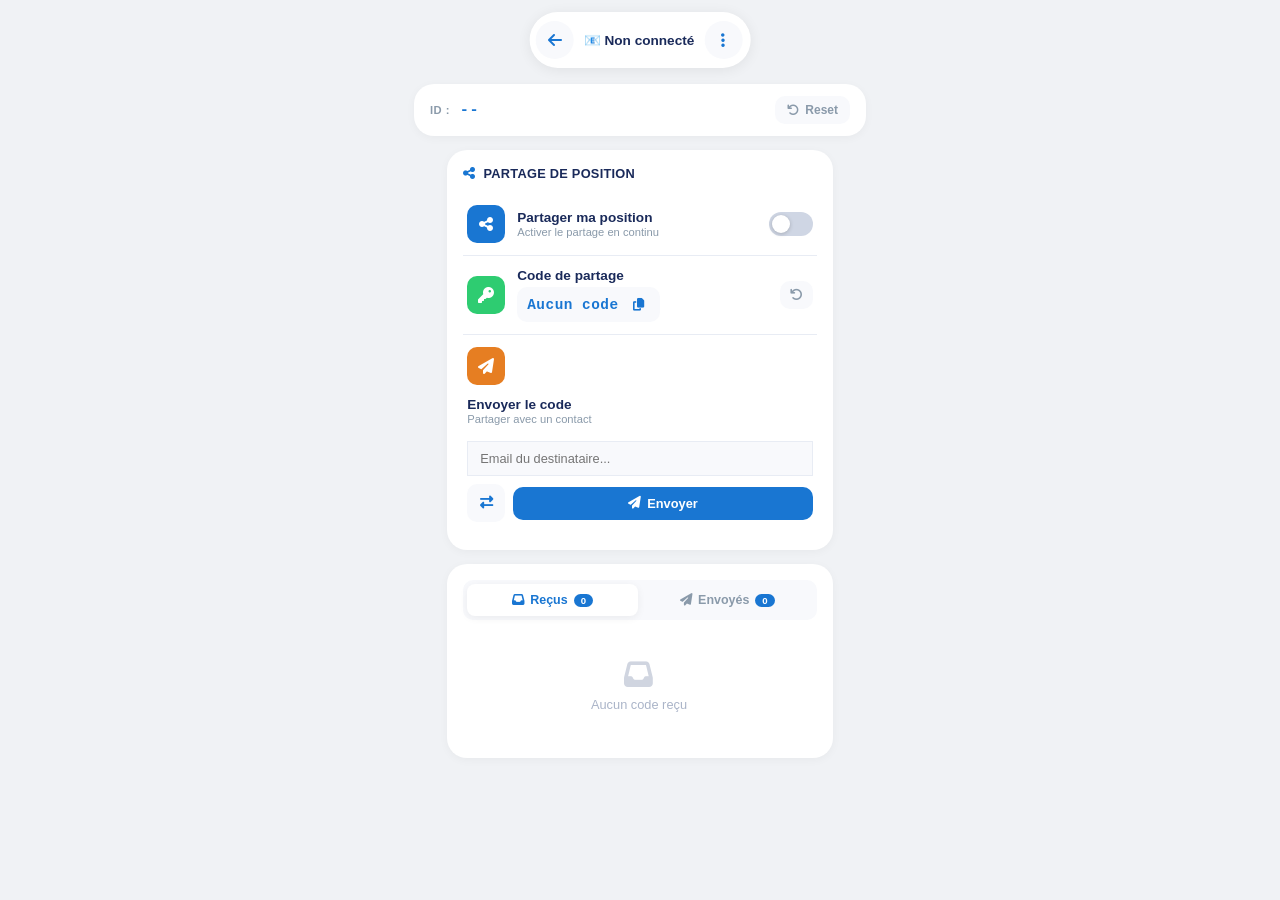
<file: me.html>
<!DOCTYPE html>
<html lang="fr">
<head>
    <meta charset="UTF-8" />
    <meta name="viewport" content="width=device-width, initial-scale=1.0, maximum-scale=1.0, user-scalable=no" />
    <meta name="theme-color" content="#1976d2" />
    <title>👤 Mon Profil - easily by megane</title>

    <link rel="stylesheet" href="https://cdnjs.cloudflare.com/ajax/libs/font-awesome/6.5.0/css/all.min.css" />
    <link rel="stylesheet" href="style.css" />
    <link rel="stylesheet" href="me.css" />
</head>
<body>

    <!-- ============================================================ -->
    <!-- HEADER -->
    <!-- ============================================================ -->
    <header class="header-profile" id="headerProfile">
        <button class="back-btn" id="backBtn" type="button" aria-label="Retour">
            <i class="fas fa-arrow-left"></i>
        </button>
        <span class="email" id="userEmail">📧 Chargement...</span>
        <button class="menu-btn" id="menuBtn" type="button" aria-label="Menu">
            <i class="fas fa-ellipsis-v"></i>
        </button>
    </header>

    <!-- ============================================================ -->
    <!-- PSEUDO BARRE -->
    <!-- ============================================================ -->
    <div class="pseudo-bar">
        <span class="pseudo-label">ID :</span>
        <span class="pseudo-value" id="userPseudo">--</span>
        <button class="pseudo-reset" id="resetPseudoBtn">
            <i class="fas fa-undo"></i> Reset
        </button>
    </div>

    <!-- ============================================================ -->
    <!-- DROPDOWN MENU -->
    <!-- ============================================================ -->
    <div class="dropdown-menu" id="dropdownMenu">
        <button class="dropdown-item" id="navPositions" type="button">
            <i class="fas fa-map-pin"></i> Mes positions
        </button>
        <button class="dropdown-item" id="navRestore" type="button">
            <i class="fas fa-sync"></i> Restaurer ma session
        </button>
        <button class="dropdown-item danger" id="navLogout" type="button">
            <i class="fas fa-sign-out-alt"></i> Déconnexion
        </button>
    </div>

    <!-- ============================================================ -->
    <!-- CONTENU -->
    <!-- ============================================================ -->
    <div class="profile-container">

        <!-- ============================================================ -->
        <!-- CADRE 1 : PARTAGE DE POSITION -->
        <!-- ============================================================ -->
        <div class="card share-card">
            <div class="card-title">
                <i class="fas fa-share-alt"></i> Partage de position
            </div>

            <!-- SECTION 1 : Partager -->
            <div class="settings-item">
                <div class="icon" style="background:#1976d2;">
                    <i class="fas fa-share-alt"></i>
                </div>
                <div class="info">
                    <div class="label">Partager ma position</div>
                    <div class="description">Activer le partage en continu</div>
                </div>
                <div class="right">
                    <div class="toggle-samsung" id="shareToggle">
                        <span class="thumb"></span>
                    </div>
                </div>
            </div>

            <!-- SECTION 2 : Code -->
            <div class="settings-item">
                <div class="icon" style="background:#2ecc71;">
                    <i class="fas fa-key"></i>
                </div>
                <div class="info">
                    <div class="label">Code de partage</div>
                    <div class="code-samsung">
                        <span class="code-value" id="shareCode">Aucun code</span>
                        <button class="btn-copy" id="copyCodeBtn"><i class="fas fa-copy"></i></button>
                    </div>
                </div>
                <div class="right">
                    <button class="btn-reset-samsung" id="resetCodeBtn"><i class="fas fa-undo"></i></button>
                </div>
            </div>

            <!-- SECTION 3 : Envoyer (Email / Pseudo) -->
            <div class="settings-item">
                <div class="icon" style="background:#e67e22;">
                    <i class="fas fa-paper-plane"></i>
                </div>
                <div class="info">
                    <div class="label">Envoyer le code</div>
                    <div class="description">Partager avec un contact</div>
                </div>
                <div class="right send-area">

                    <!-- Mode Email -->
                    <div class="send-mode email-mode" id="emailMode">
                        <input type="email" id="shareEmail" placeholder="Email du destinataire..." />
                    </div>

                    <!-- Mode Pseudo -->
                    <div class="send-mode pseudo-mode" id="pseudoMode" style="display:none;">
                        <div class="pseudo-input-group">
                            <input type="text" id="pseudoPrefix" placeholder="IP" maxlength="2" class="pseudo-part" />
                            <span class="pseudo-separator">-</span>
                            <input type="text" id="pseudoNumber" placeholder="23" maxlength="2" class="pseudo-part" />
                            <span class="pseudo-separator">-</span>
                            <input type="text" id="pseudoLetter" placeholder="M" maxlength="1" class="pseudo-part pseudo-letter" />
                        </div>
                    </div>

                    <!-- Toggle Email / Pseudo -->
                    <button class="btn-toggle-mode" id="toggleModeBtn" type="button" title="Basculer vers Pseudo">
                        <i class="fas fa-exchange-alt"></i>
                    </button>

                    <button class="btn-send" id="sendEmailBtn">
                        <i class="fas fa-paper-plane"></i> Envoyer
                    </button>
                </div>
            </div>

        </div>

        <!-- ============================================================ -->
        <!-- CADRE 2 : HISTORIQUE (STYLE 2) -->
        <!-- ============================================================ -->
        <div class="card history-card">
            <div class="tabs">
                <div class="tab active" data-tab="received">
                    <i class="fas fa-inbox"></i> Reçus
                    <span class="badge-count" id="receivedBadge">0</span>
                </div>
                <div class="tab" data-tab="sent">
                    <i class="fas fa-paper-plane"></i> Envoyés
                    <span class="badge-count" id="sentBadge">0</span>
                </div>
            </div>
            <div class="history-content" id="historyContent">
                <!-- Rempli par JS -->
            </div>
        </div>

    </div>

    <!-- ============================================================ -->
    <!-- SCRIPTS -->
    <!-- ============================================================ -->
    <script src="me.js"></script>

</body>
</html>
</file>
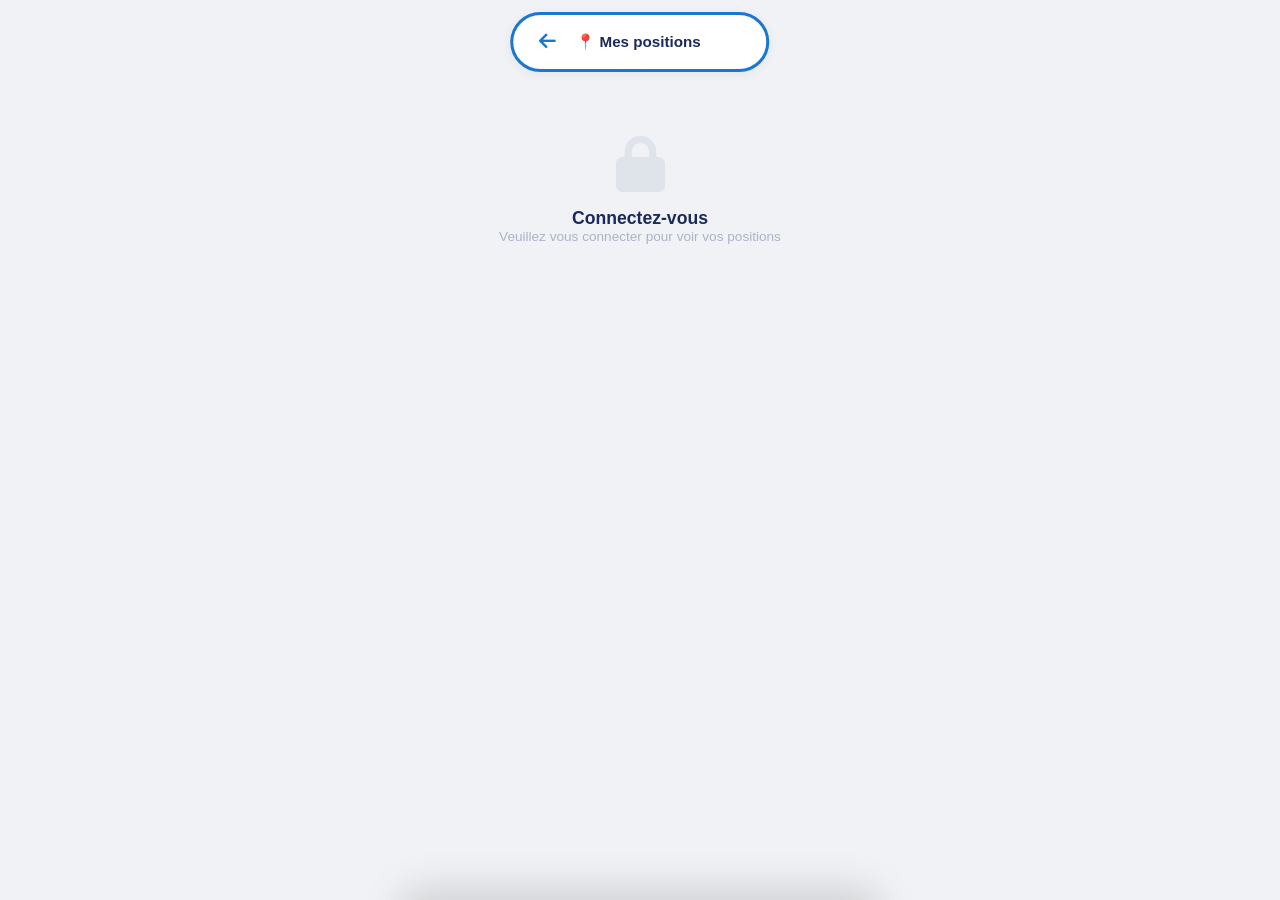
<file: mespositions.html>
<!DOCTYPE html>
<html lang="fr">
<head>
    <meta charset="UTF-8" />
    <meta name="viewport" content="width=device-width, initial-scale=1.0, maximum-scale=1.0, user-scalable=no" />
    <meta name="theme-color" content="#1976d2" />
    <title>📍 Mes positions - easily by megane</title>

    <link rel="stylesheet" href="https://cdnjs.cloudflare.com/ajax/libs/font-awesome/6.5.0/css/all.min.css" />
    <link rel="stylesheet" href="style.css" />
    <link rel="stylesheet" href="mespositions.css" />
</head>
<body>

    <!-- ============================================================ -->
    <!-- HEADER -->
    <!-- ============================================================ -->
    <header class="header-mespos">
        <button class="back-btn" id="backBtn" type="button" aria-label="Retour">
            <i class="fas fa-arrow-left"></i>
        </button>
        <span class="title">📍 Mes positions</span>
        <span style="width:32px;"></span>
    </header>

    <!-- ============================================================ -->
    <!-- CONTENU -->
    <!-- ============================================================ -->
    <div class="mespos-container" id="placesContainer">
        <!-- Rempli par JS -->
    </div>

    <!-- ============================================================ -->
    <!-- SLIDER OVERLAY -->
    <!-- ============================================================ -->
    <div class="slider-overlay" id="sliderOverlay">
        <div class="slider-handle"></div>

        <div class="slider-header">
            <span class="slider-title" id="sliderTitle">
                <i class="fas fa-store"></i> Chargement...
            </span>
            <button class="slider-close" id="sliderClose"><i class="fas fa-times"></i></button>
        </div>

        <div class="slider-slides" id="sliderSlides">

            <!-- SLIDE 1 : Toggle -->
            <div class="slider-slide" style="justify-content:center;align-items:center;text-align:center;">
                <div class="slide-toggle" style="width:100%;max-width:280px;margin:0 auto;">
                    <span class="toggle-label">Actif / Inactif</span>
                    <div class="toggle-switch active" id="placeToggle">
                        <span class="thumb"></span>
                    </div>
                </div>
                <p style="font-size:0.7rem;color:#8a9aaa;margin-top:4px;">
                    <i class="fas fa-info-circle"></i> Si vous désactivez ce lieu, vos visiteurs le verront comme fermé
                </p>
                <p style="font-size:0.6rem;color:#aab4c8;margin-top:8px;">Glissez pour voir les photos</p>
            </div>

            <!-- SLIDE 2 : Photo 1 -->
            <div class="slider-slide">
                <div class="slide-photo" id="photo1">
                    <div class="no-photo">
                        <i class="fas fa-image"></i>
                        Aucune photo
                    </div>
                </div>
            </div>

            <!-- SLIDE 3 : Photo 2 -->
            <div class="slider-slide">
                <div class="slide-photo" id="photo2">
                    <div class="no-photo">
                        <i class="fas fa-image"></i>
                        Aucune photo
                    </div>
                </div>
            </div>

            <!-- SLIDE 4 : Supprimer -->
            <div class="slider-slide" style="justify-content:center;">
                <button class="btn-delete-definitive" id="btnDelete">
                    <i class="fas fa-trash"></i> Supprimer définitivement
                </button>
                <p style="font-size:0.65rem;color:#8a9aaa;text-align:center;margin-top:4px;">
                    Cette action est irréversible
                </p>
            </div>

        </div>

        <div class="slider-dots" id="sliderDots">
            <button class="dot active" data-index="0"></button>
            <button class="dot" data-index="1"></button>
            <button class="dot" data-index="2"></button>
            <button class="dot" data-index="3"></button>
        </div>
    </div>

    <!-- ============================================================ -->
    <!-- TOAST -->
    <!-- ============================================================ -->
    <div class="toast-mespos" id="toastMespos"></div>

    <!-- ============================================================ -->
    <!-- SCRIPTS -->
    <!-- ============================================================ -->
    <script src="mespositions.js"></script>

</body>
</html>
</file>
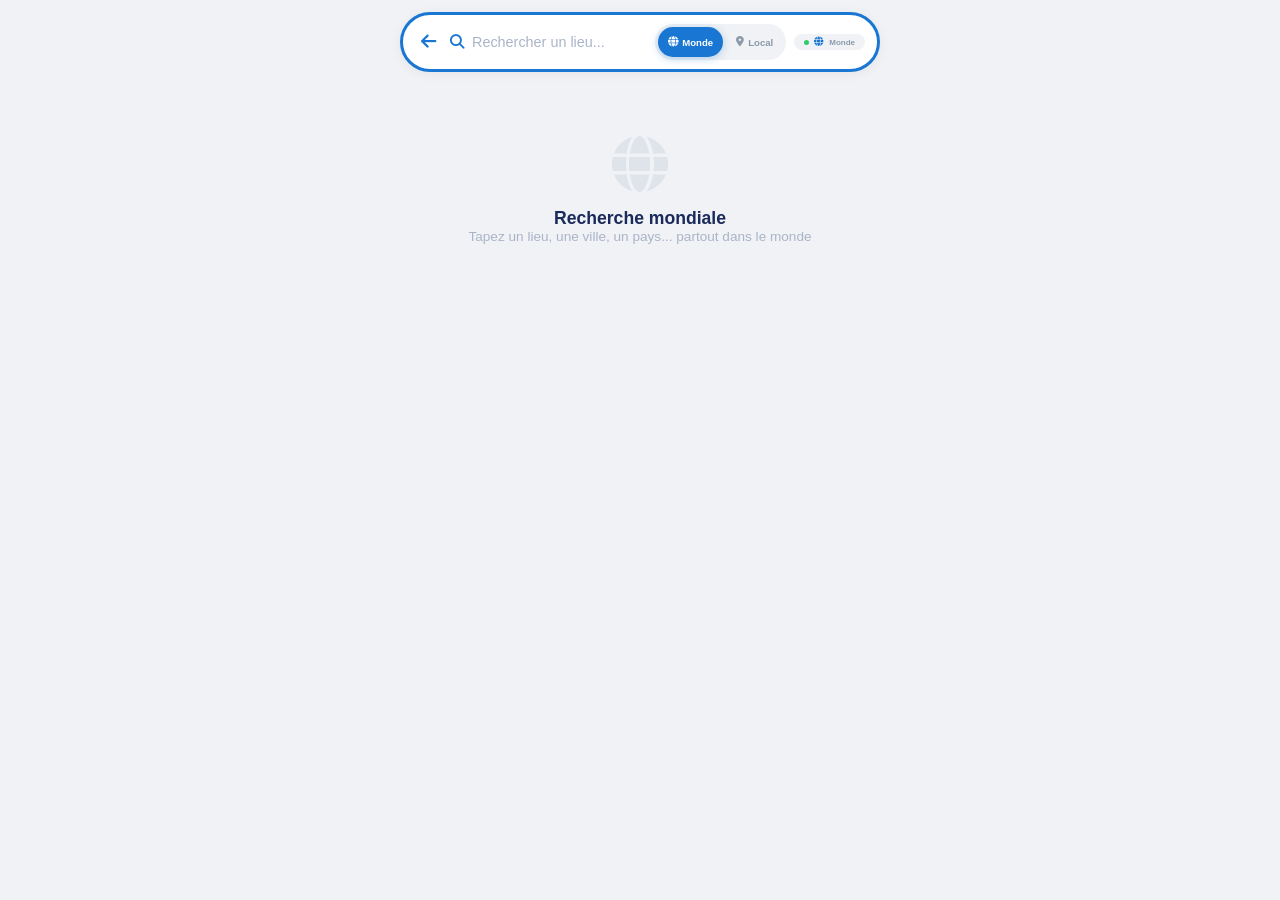
<file: rech.html>
<!DOCTYPE html>
<html lang="fr">
<head>
    <meta charset="UTF-8" />
    <meta name="viewport" content="width=device-width, initial-scale=1.0, maximum-scale=1.0, user-scalable=no" />
    <title>🔍 Recherche - easily by megane</title>

    <link rel="stylesheet" href="https://cdnjs.cloudflare.com/ajax/libs/font-awesome/6.5.0/css/all.min.css" />
    <link rel="stylesheet" href="style.css" />

    <style>
        /* ============================================================ */
        /* PAGE RECHERCHE - AVEC TOGGLES MONDE / LOCAL */
        /* ============================================================ */
        * {
            margin: 0;
            padding: 0;
            box-sizing: border-box;
        }

        body {
            background: #f0f2f5;
            font-family: 'Segoe UI', Tahoma, Geneva, Verdana, sans-serif;
            min-height: 100vh;
            padding-top: 76px;
            padding-bottom: 20px;
            margin: 0;
        }

        /* ============================================================ */
        /* HEADER - AVEC TOGGLES */
        /* ============================================================ */
        .header-search {
            position: fixed;
            top: 12px;
            left: 12px;
            right: 12px;
            z-index: 1000;
            height: 60px;
            background: #ffffff;
            border-radius: 35px;
            display: flex;
            align-items: center;
            padding: 0 12px;
            gap: 8px;
            box-shadow: 0 2px 12px rgba(0, 0, 0, 0.06);
            border: 3px solid #1976d2;
            max-width: 480px;
            margin: 0 auto;
        }

        @media (min-width: 480px) {
            .header-search {
                left: 50%;
                transform: translateX(-50%);
                right: auto;
                top: 12px;
            }
        }

        .header-search .back-btn {
            background: none;
            border: none;
            color: #1976d2;
            font-size: 1.1rem;
            cursor: pointer;
            padding: 4px 6px;
            border-radius: 50%;
            transition: 0.2s;
            flex-shrink: 0;
        }

        .header-search .back-btn:hover {
            background: #f0f2f5;
        }

        .header-search .icon {
            color: #1976d2;
            font-size: 0.9rem;
            flex-shrink: 0;
        }

        .header-search input {
            flex: 1;
            border: none;
            outline: none;
            font-size: 0.9rem;
            color: #1a2a5a;
            background: transparent;
            height: 100%;
            min-width: 60px;
        }

        .header-search input::placeholder {
            color: #aab4c8;
        }

        .header-search .clear-btn {
            background: none;
            border: none;
            color: #aab4c8;
            font-size: 0.9rem;
            cursor: pointer;
            padding: 4px;
            display: none;
            flex-shrink: 0;
        }

        .header-search .clear-btn.visible {
            display: block;
        }

        /* ============================================================ */
        /* TOGGLES MONDE / LOCAL */
        /* ============================================================ */
        .toggle-group {
            display: flex;
            gap: 3px;
            background: #f0f2f5;
            border-radius: 20px;
            padding: 3px;
            flex-shrink: 0;
        }

        .toggle-group .toggle-btn {
            padding: 4px 10px;
            border: none;
            border-radius: 16px;
            font-size: 0.6rem;
            font-weight: 700;
            cursor: pointer;
            transition: 0.25s ease;
            background: transparent;
            color: #8a9aaa;
            display: flex;
            align-items: center;
            gap: 4px;
            white-space: nowrap;
        }

        .toggle-group .toggle-btn i {
            font-size: 0.65rem;
        }

        .toggle-group .toggle-btn:hover {
            color: #1a2a5a;
        }

        .toggle-group .toggle-btn.active {
            background: #1976d2;
            color: #ffffff;
            box-shadow: 0 2px 8px rgba(25, 118, 210, 0.3);
        }

        .toggle-group .toggle-btn.active i {
            color: #ffffff;
        }

        /* ============================================================ */
        /* BADGE SOURCE */
        /* ============================================================ */
        .source-badge {
            display: flex;
            align-items: center;
            gap: 5px;
            font-size: 0.5rem;
            font-weight: 600;
            color: #8a9aaa;
            background: #f0f2f5;
            padding: 3px 10px;
            border-radius: 20px;
            white-space: nowrap;
            flex-shrink: 0;
        }

        .source-badge i {
            color: #1976d2;
            font-size: 0.6rem;
        }

        .source-badge .badge-dot {
            width: 5px;
            height: 5px;
            border-radius: 50%;
            background: #2ecc71;
            display: inline-block;
            animation: pulse-dot 1.5s ease-in-out infinite;
        }

        @keyframes pulse-dot {
            0%, 100% { opacity: 1; transform: scale(1); }
            50% { opacity: 0.4; transform: scale(0.8); }
        }

        /* ============================================================ */
        /* CONTAINER RÉSULTATS */
        /* ============================================================ */
        .results-container {
            width: 100%;
            max-width: 100%;
            margin: 0 auto;
            padding: 0 16px;
            display: flex;
            flex-direction: column;
            gap: 14px;
        }

        @media (max-width: 480px) {
            .results-container {
                padding: 0 10px;
                gap: 12px;
            }
        }

        /* ============================================================ */
        /* CARTE RÉSULTAT - STYLE 9 */
        /* ============================================================ */
        .result-card-wrapper {
            background: #ffffff;
            border-radius: 16px;
            padding: 8px;
            border: 1px solid #e8ecf4;
            box-shadow: 0 6px 24px rgba(0, 0, 0, 0.06);
            transition: box-shadow 0.3s ease, transform 0.3s ease;
            cursor: pointer;
            width: 100%;
        }

        .result-card-wrapper:hover {
            box-shadow: 0 10px 40px rgba(0, 0, 0, 0.10);
            transform: translateY(-3px);
        }

        .result-card {
            background: #ffffff;
            border-radius: 12px;
            padding: 18px 20px 14px 20px;
            position: relative;
            overflow: hidden;
            min-height: 120px;
            display: flex;
            flex-direction: column;
            justify-content: center;
            text-align: center;
            width: 100%;
        }

        .result-card .result-top {
            display: flex;
            align-items: center;
            justify-content: center;
            position: relative;
            padding: 0 30px;
        }

        .result-card .result-name {
            font-size: 1.1rem;
            font-weight: 700;
            color: #1a2a5a;
            background: transparent;
            padding: 0 10px;
            display: inline-block;
        }

        .result-card .result-name i {
            color: #1976d2;
            margin-right: 6px;
        }

        .result-card .result-arrow {
            position: absolute;
            right: 0;
            top: 50%;
            transform: translateY(-50%);
            color: #d32f2f;
            font-size: 1.1rem;
            transition: transform 0.2s ease;
        }

        .result-card-wrapper:hover .result-arrow {
            transform: translateY(-50%) translateX(3px);
        }

        .result-card .result-address {
            font-size: 0.8rem;
            color: #8a9aaa;
            display: flex;
            align-items: center;
            justify-content: center;
            gap: 4px;
            margin-top: 2px;
        }

        .result-card .result-address i {
            color: #aab4c8;
        }

        .result-card .result-footer {
            display: flex;
            align-items: center;
            justify-content: space-between;
            margin-top: 10px;
            flex-wrap: wrap;
            gap: 8px;
        }

        .result-card .result-footer .footer-item {
            font-size: 0.7rem;
            font-weight: 600;
            padding: 6px 16px;
            border-radius: 20px;
            display: flex;
            align-items: center;
            gap: 5px;
            min-height: 34px;
        }

        .result-card .result-footer .badge-type {
            background: #e3edfb;
            color: #1976d2;
        }

        .result-card .result-footer .badge-country {
            background: #f0f2f5;
            color: #6b7a9a;
        }

        .result-card .result-footer .badge-source {
            background: #d4edda;
            color: #155724;
        }

        .result-card .result-footer .badge-source.local {
            background: #fff3cd;
            color: #856404;
        }

        /* ============================================================ */
        /* STATUT - VERT / ROUGE */
        /* ============================================================ */
        .result-card .result-footer .status {
            display: flex;
            align-items: center;
            gap: 5px;
            padding: 6px 16px;
            border-radius: 20px;
            font-size: 0.7rem;
            font-weight: 600;
            min-height: 34px;
        }

        .result-card .result-footer .status.open {
            background: #e8f5e9;
            color: #2ecc71;
        }

        .result-card .result-footer .status.closed {
            background: #fce4ec;
            color: #d32f2f;
        }

        .result-card .result-footer .status i {
            font-size: 0.6rem;
        }

        /* ============================================================ */
        /* SQUELETTE (SHIMMER) */
        /* ============================================================ */
        .skeleton-container {
            width: 100%;
            padding: 0 16px;
            display: flex;
            flex-direction: column;
            gap: 14px;
        }

        .skeleton-item {
            background: #ffffff;
            border-radius: 16px;
            padding: 8px;
            border: 1px solid #e8ecf4;
            width: 100%;
            min-height: 120px;
            display: flex;
            flex-direction: column;
            justify-content: center;
            align-items: center;
            gap: 8px;
        }

        .skeleton-item .skeleton-line {
            height: 14px;
            border-radius: 6px;
            background: #e8ecf4;
            animation: shimmer 1.5s ease-in-out infinite;
            background: linear-gradient(90deg, #e8ecf4 25%, #f0f2f5 50%, #e8ecf4 75%);
            background-size: 200% 100%;
        }

        .skeleton-item .skeleton-line:nth-child(1) { width: 60%; height: 18px; }
        .skeleton-item .skeleton-line:nth-child(2) { width: 80%; }
        .skeleton-item .skeleton-line:nth-child(3) { width: 40%; }

        @keyframes shimmer {
            0% { background-position: 200% 0; }
            100% { background-position: -200% 0; }
        }

        /* ============================================================ */
        /* EMPTY STATE */
        /* ============================================================ */
        .empty-state {
            text-align: center;
            padding: 60px 20px;
            color: #8a9aaa;
        }

        .empty-state i {
            font-size: 3.5rem;
            color: #d0d5e0;
            display: block;
            margin-bottom: 16px;
            opacity: 0.5;
        }

        .empty-state .empty-title {
            font-size: 1.1rem;
            font-weight: 600;
            color: #1a2a5a;
        }

        .empty-state .empty-sub {
            font-size: 0.85rem;
            color: #aab4c8;
        }

        /* ============================================================ */
        /* OVERLAY REDIRECTION */
        /* ============================================================ */
        .redirect-overlay {
            position: fixed;
            top: 0;
            left: 0;
            width: 100%;
            height: 100%;
            background: rgba(0, 0, 0, 0.6);
            backdrop-filter: blur(10px);
            -webkit-backdrop-filter: blur(10px);
            z-index: 9999;
            display: none;
            align-items: center;
            justify-content: center;
            flex-direction: column;
            opacity: 0;
            transition: opacity 0.4s ease;
        }

        .redirect-overlay.active {
            display: flex;
            opacity: 1;
        }

        .redirect-overlay .wave-container {
            display: flex;
            gap: 6px;
            align-items: center;
            margin-bottom: 20px;
        }

        .redirect-overlay .wave-container .bar {
            width: 8px;
            height: 30px;
            background: #ffffff;
            border-radius: 4px;
            animation: waveOverlay 1.2s ease-in-out infinite;
        }

        .redirect-overlay .wave-container .bar:nth-child(1) { animation-delay: 0s; }
        .redirect-overlay .wave-container .bar:nth-child(2) { animation-delay: 0.1s; }
        .redirect-overlay .wave-container .bar:nth-child(3) { animation-delay: 0.2s; }
        .redirect-overlay .wave-container .bar:nth-child(4) { animation-delay: 0.3s; }
        .redirect-overlay .wave-container .bar:nth-child(5) { animation-delay: 0.4s; }
        .redirect-overlay .wave-container .bar:nth-child(6) { animation-delay: 0.5s; }
        .redirect-overlay .wave-container .bar:nth-child(7) { animation-delay: 0.6s; }
        .redirect-overlay .wave-container .bar:nth-child(8) { animation-delay: 0.7s; }

        @keyframes waveOverlay {
            0%, 40%, 100% {
                transform: scaleY(0.3);
                opacity: 0.3;
            }
            20% {
                transform: scaleY(1);
                opacity: 1;
            }
        }

        .redirect-overlay .redirect-text {
            color: #ffffff;
            font-size: 1.2rem;
            font-weight: 600;
            letter-spacing: 0.5px;
            animation: pulseText 1.5s ease-in-out infinite;
        }

        @keyframes pulseText {
            0%, 100% { opacity: 0.7; }
            50% { opacity: 1; }
        }

        .redirect-overlay .redirect-text i {
            margin-right: 8px;
            opacity: 0.6;
        }

        /* ============================================================ */
        /* RESPONSIVE */
        /* ============================================================ */
        @media (max-width: 600px) {
            .header-search {
                height: 52px;
                padding: 0 10px;
                gap: 6px;
                border-radius: 30px;
                border-width: 2px;
            }

            .header-search input {
                font-size: 0.8rem;
                min-width: 50px;
            }

            .header-search .icon {
                font-size: 0.8rem;
            }

            .header-search .back-btn {
                font-size: 1rem;
                padding: 3px 5px;
            }

            .toggle-group .toggle-btn {
                font-size: 0.5rem;
                padding: 3px 8px;
            }

            .toggle-group .toggle-btn i {
                font-size: 0.55rem;
            }

            .source-badge {
                font-size: 0.45rem;
                padding: 2px 8px;
                gap: 4px;
            }

            .source-badge i {
                font-size: 0.5rem;
            }
        }

        @media (max-width: 480px) {
            body {
                padding-top: 68px;
            }

            .header-search {
                height: 48px;
                padding: 0 8px;
                gap: 4px;
                top: 10px;
                left: 10px;
                right: 10px;
                border-radius: 24px;
                max-width: 100%;
            }

            .header-search input {
                font-size: 0.75rem;
                min-width: 40px;
            }

            .header-search .back-btn {
                font-size: 0.9rem;
                padding: 2px 4px;
            }

            .header-search .icon {
                font-size: 0.7rem;
            }

            .header-search .clear-btn {
                font-size: 0.7rem;
            }

            .toggle-group .toggle-btn {
                font-size: 0.45rem;
                padding: 2px 6px;
                border-radius: 12px;
            }

            .toggle-group .toggle-btn i {
                font-size: 0.5rem;
            }

            .source-badge {
                font-size: 0.4rem;
                padding: 2px 6px;
                gap: 3px;
            }

            .source-badge i {
                font-size: 0.45rem;
            }

            .source-badge .badge-dot {
                width: 4px;
                height: 4px;
            }

            .results-container {
                padding: 0 10px;
                gap: 12px;
            }

            .result-card {
                padding: 14px 14px 10px 14px;
                min-height: 100px;
            }

            .result-card .result-top {
                padding: 0 24px;
            }

            .result-card .result-name {
                font-size: 0.95rem;
            }

            .result-card .result-address {
                font-size: 0.7rem;
            }

            .result-card .result-arrow {
                font-size: 0.95rem;
            }

            .result-card .result-footer .footer-item {
                font-size: 0.6rem;
                padding: 4px 12px;
                min-height: 28px;
            }

            .result-card .result-footer .status {
                font-size: 0.6rem;
                padding: 4px 12px;
                min-height: 28px;
            }

            .skeleton-container {
                padding: 0 10px;
                gap: 12px;
            }

            .skeleton-item {
                min-height: 100px;
                padding: 14px;
            }
        }

        @media (max-width: 380px) {
            .header-search {
                height: 42px;
                padding: 0 6px;
                gap: 3px;
                border-radius: 20px;
                border-width: 1.5px;
            }

            .header-search input {
                font-size: 0.65rem;
                min-width: 30px;
            }

            .toggle-group .toggle-btn {
                font-size: 0.4rem;
                padding: 1px 5px;
                border-radius: 10px;
            }

            .toggle-group .toggle-btn i {
                font-size: 0.4rem;
            }

            .source-badge {
                font-size: 0.35rem;
                padding: 1px 5px;
            }

            .source-badge i {
                font-size: 0.4rem;
            }

            .result-card .result-footer {
                flex-direction: column;
                align-items: center;
                gap: 4px;
            }

            .result-card .result-top {
                padding: 0 20px;
            }

            .result-card .result-name {
                font-size: 0.85rem;
            }

            .result-card .result-address {
                font-size: 0.65rem;
            }

            .result-card .result-footer .footer-item {
                font-size: 0.55rem;
                padding: 3px 10px;
                min-height: 24px;
            }

            .result-card .result-footer .status {
                font-size: 0.55rem;
                padding: 3px 10px;
                min-height: 24px;
            }
        }

        /* ============================================================ */
        /* APPARITION PROGRESSIVE */
        /* ============================================================ */
        .result-card-wrapper {
            opacity: 0;
            transform: translateY(20px) scale(0.97);
            animation: resultAppear 0.4s ease forwards;
        }

        .result-card-wrapper:nth-child(1) { animation-delay: 0.05s; }
        .result-card-wrapper:nth-child(2) { animation-delay: 0.10s; }
        .result-card-wrapper:nth-child(3) { animation-delay: 0.15s; }
        .result-card-wrapper:nth-child(4) { animation-delay: 0.20s; }
        .result-card-wrapper:nth-child(5) { animation-delay: 0.25s; }
        .result-card-wrapper:nth-child(6) { animation-delay: 0.30s; }
        .result-card-wrapper:nth-child(7) { animation-delay: 0.35s; }
        .result-card-wrapper:nth-child(8) { animation-delay: 0.40s; }
        .result-card-wrapper:nth-child(9) { animation-delay: 0.45s; }
        .result-card-wrapper:nth-child(10) { animation-delay: 0.50s; }

        @keyframes resultAppear {
            0% {
                opacity: 0;
                transform: translateY(20px) scale(0.97);
            }
            100% {
                opacity: 1;
                transform: translateY(0) scale(1);
            }
        }

        /* ============================================================ */
        /* DÉSACTIVER LES EFFETS DE CLIC */
        /* ============================================================ */
        * {
            -webkit-tap-highlight-color: transparent !important;
            -webkit-touch-callout: none !important;
            -webkit-user-select: none !important;
            user-select: none !important;
        }

        button:focus,
        input:focus,
        textarea:focus,
        select:focus,
        div:focus {
            outline: none !important;
            box-shadow: none !important;
        }

        a:focus,
        a:active,
        button:active,
        .btn:active {
            outline: none !important;
            border-color: transparent !important;
            box-shadow: none !important;
        }

        * {
            -webkit-touch-callout: none;
        }
    </style>
</head>
<body>

    <!-- ============================================================ -->
    <!-- HEADER AVEC TOGGLES MONDE / LOCAL -->
    <!-- ============================================================ -->
    <header class="header-search" id="searchHeader">
        <button class="back-btn" id="backBtn" type="button" aria-label="Retour">
            <i class="fas fa-arrow-left"></i>
        </button>
        <i class="fas fa-search icon"></i>
        <input type="text" id="searchInput" placeholder="Rechercher un lieu..." autocomplete="off" />

        <!-- Togglés Monde / Local -->
        <div class="toggle-group" id="toggleGroup">
            <button class="toggle-btn active" data-mode="world" id="toggleWorld">
                <i class="fas fa-globe"></i> Monde
            </button>
            <button class="toggle-btn" data-mode="local" id="toggleLocal">
                <i class="fas fa-location-dot"></i> Local
            </button>
        </div>

        <button class="clear-btn" id="clearBtn" type="button" aria-label="Effacer">
            <i class="fas fa-times-circle"></i>
        </button>

        <span class="source-badge" id="sourceBadge">
            <span class="badge-dot"></span>
            <i class="fas fa-globe"></i> <span id="sourceLabel">Monde</span>
        </span>
    </header>

    <!-- ============================================================ -->
    <!-- RÉSULTATS -->
    <!-- ============================================================ -->
    <div class="results-container" id="resultsContainer">
        <div class="empty-state">
            <i class="fas fa-globe"></i>
            <div class="empty-title">Recherche mondiale</div>
            <div class="empty-sub">Tapez un lieu, une ville, un pays... partout dans le monde</div>
        </div>
    </div>

    <!-- ============================================================ -->
    <!-- OVERLAY REDIRECTION -->
    <!-- ============================================================ -->
    <div class="redirect-overlay" id="redirectOverlay">
        <div class="wave-container">
            <div class="bar"></div>
            <div class="bar"></div>
            <div class="bar"></div>
            <div class="bar"></div>
            <div class="bar"></div>
            <div class="bar"></div>
            <div class="bar"></div>
            <div class="bar"></div>
        </div>
        <div class="redirect-text">
            <i class="fas fa-spinner"></i> Veuillez patienter...
        </div>
    </div>

    <!-- ============================================================ -->
    <!-- SCRIPT -->
    <!-- ============================================================ -->
    <script>
        (function() {
            'use strict';

            // ============================================================
            // CONFIGURATION SUPABASE (pour la recherche locale)
            // ============================================================
            var SUPABASE_URL = 'https://slanrdeaxapzfqtuqhbf.supabase.co';
            var SUPABASE_ANON_KEY = 'eyJhbGciOiJIUzI1NiIsInR5cCI6IkpXVCJ9.eyJpc3MiOiJzdXBhYmFzZSIsInJlZiI6InNsYW5yZGVheGFwemZxdHVxaGJmIiwicm9sZSI6ImFub24iLCJpYXQiOjE3ODUzMzA3OTcsImV4cCI6MjEwMDkwNjc5N30.pUCb_N-66pjFs-QP2RefsqjAnffC4Rbq-rP9qHfnvK8';

            function getHeaders(token) {
                var headers = {
                    'apikey': SUPABASE_ANON_KEY,
                    'Content-Type': 'application/json'
                };
                if (token) {
                    headers['Authorization'] = 'Bearer ' + token;
                } else {
                    headers['Authorization'] = 'Bearer ' + SUPABASE_ANON_KEY;
                }
                return headers;
            }

            function getSession() {
                try {
                    var session = localStorage.getItem('sb_session');
                    if (session) return JSON.parse(session);
                } catch (e) {}
                return null;
            }

            // ============================================================
            // DOM REFS
            // ============================================================
            var searchInput = document.getElementById('searchInput');
            var clearBtn = document.getElementById('clearBtn');
            var backBtn = document.getElementById('backBtn');
            var resultsContainer = document.getElementById('resultsContainer');
            var redirectOverlay = document.getElementById('redirectOverlay');
            var toggleWorld = document.getElementById('toggleWorld');
            var toggleLocal = document.getElementById('toggleLocal');
            var sourceLabel = document.getElementById('sourceLabel');

            var searchTimeout = null;
            var redirectTimer = null;
            var currentMode = 'world'; // 'world' | 'local'
            var allLocalPlaces = [];

            // ============================================================
            // CATÉGORIES
            // ============================================================
            var CATEGORIES = [
                { id: 'boutiques', label: 'Boutique', icon: 'fa-store' },
                { id: 'restaurants', label: 'Restaurant', icon: 'fa-utensils' },
                { id: 'domiciles', label: 'Domicile', icon: 'fa-house' },
                { id: 'cybercafes', label: 'Cybercafé', icon: 'fa-laptop' },
                { id: 'sante', label: 'Santé', icon: 'fa-heart-pulse' },
                { id: 'stations', label: 'Station', icon: 'fa-gas-pump' }
            ];

            var categoryIcons = {
                'restaurant': 'fa-utensils',
                'cafe': 'fa-mug-saucer',
                'hotel': 'fa-hotel',
                'shop': 'fa-store',
                'supermarket': 'fa-cart-shopping',
                'pharmacy': 'fa-prescription-bottle',
                'hospital': 'fa-hospital',
                'school': 'fa-school',
                'university': 'fa-university',
                'bank': 'fa-landmark',
                'church': 'fa-church',
                'mosque': 'fa-mosque',
                'park': 'fa-tree',
                'museum': 'fa-landmark',
                'theatre': 'fa-masks-theater',
                'cinema': 'fa-film',
                'library': 'fa-book-open',
                'sport': 'fa-futbol',
                'fuel': 'fa-gas-pump',
                'parking': 'fa-parking',
                'bus': 'fa-bus',
                'train': 'fa-train',
                'airport': 'fa-plane',
                'default': 'fa-location-dot'
            };

            function getCategoryIcon(category) {
                if (!category) return 'fa-location-dot';
                var cat = category.toLowerCase().trim();
                for (var key in categoryIcons) {
                    if (cat.includes(key)) {
                        return categoryIcons[key];
                    }
                }
                return 'fa-location-dot';
            }

            function getCategoryLabel(category) {
                if (!category) return 'Lieu';
                var cat = category.toLowerCase().trim();
                var labels = {
                    'restaurant': 'Restaurant',
                    'cafe': 'Café',
                    'hotel': 'Hôtel',
                    'shop': 'Boutique',
                    'supermarket': 'Supermarché',
                    'pharmacy': 'Pharmacie',
                    'hospital': 'Hôpital',
                    'school': 'École',
                    'university': 'Université',
                    'bank': 'Banque',
                    'church': 'Église',
                    'mosque': 'Mosquée',
                    'park': 'Parc',
                    'museum': 'Musée',
                    'theatre': 'Théâtre',
                    'cinema': 'Cinéma',
                    'library': 'Bibliothèque',
                    'fuel': 'Station essence',
                    'parking': 'Parking',
                    'bus': 'Arrêt bus',
                    'train': 'Gare',
                    'airport': 'Aéroport',
                    'default': 'Lieu'
                };
                for (var key in labels) {
                    if (cat.includes(key)) {
                        return labels[key];
                    }
                }
                return 'Lieu';
            }

            // ============================================================
            // GET CATEGORY INFO
            // ============================================================
            function getCategoryInfo(categoryId) {
                var categories = {
                    'boutiques': { label: 'Boutique', icon: 'fa-store' },
                    'restaurants': { label: 'Restaurant', icon: 'fa-utensils' },
                    'domiciles': { label: 'Domicile', icon: 'fa-house' },
                    'cybercafes': { label: 'Cybercafé', icon: 'fa-laptop' },
                    'sante': { label: 'Santé', icon: 'fa-heart-pulse' },
                    'stations': { label: 'Station', icon: 'fa-gas-pump' }
                };
                return categories[categoryId] || { label: 'Lieu', icon: 'fa-location-dot' };
            }

            // ============================================================
            // LOAD LOCAL PLACES (Supabase)
            // ============================================================
            async function loadLocalPlaces() {
                try {
                    var session = getSession();
                    var token = session ? session.access_token : null;

                    var response = await fetch(SUPABASE_URL + '/rest/v1/position?select=*&order=created_at.desc', {
                        headers: getHeaders(token)
                    });

                    if (!response.ok) {
                        throw new Error('Erreur ' + response.status);
                    }

                    allLocalPlaces = await response.json();
                    console.log('📌 ' + allLocalPlaces.length + ' lieux locaux chargés');

                } catch (e) {
                    console.error('❌ Erreur chargement lieux locaux:', e);
                    allLocalPlaces = [];
                }
            }

            // ============================================================
            // TOGGLE MODE
            // ============================================================
            function setMode(mode) {
                currentMode = mode;

                // Mettre à jour les toggles
                toggleWorld.classList.toggle('active', mode === 'world');
                toggleLocal.classList.toggle('active', mode === 'local');

                // Mettre à jour le badge
                if (mode === 'world') {
                    sourceLabel.textContent = 'Monde';
                    document.querySelector('.source-badge i').className = 'fas fa-globe';
                } else {
                    sourceLabel.textContent = 'Local';
                    document.querySelector('.source-badge i').className = 'fas fa-location-dot';
                }

                // Re-lancer la recherche si le champ n'est pas vide
                var query = searchInput.value.trim();
                if (query) {
                    performSearch(query);
                } else {
                    showEmptyState(mode);
                }
            }

            // ============================================================
            // EMPTY STATE
            // ============================================================
            function showEmptyState(mode) {
                var isWorld = (mode === 'world');
                resultsContainer.innerHTML =
                    '<div class="empty-state">' +
                    '<i class="fas ' + (isWorld ? 'fa-globe' : 'fa-location-dot') + '"></i>' +
                    '<div class="empty-title">' + (isWorld ? 'Recherche mondiale' : 'Recherche locale') + '</div>' +
                    '<div class="empty-sub">' + (isWorld ?
                        'Tapez un lieu, une ville, un pays... partout dans le monde' :
                        'Tapez un mot-clé pour chercher parmi les lieux locaux') +
                    '</div>' +
                    '</div>';
            }

            // ============================================================
            // PERFORM SEARCH
            // ============================================================
            function performSearch(query) {
                if (!query || query.trim() === '') {
                    showEmptyState(currentMode);
                    clearBtn.classList.remove('visible');
                    return;
                }

                clearBtn.classList.add('visible');

                if (currentMode === 'world') {
                    searchNominatim(query);
                } else {
                    searchLocal(query);
                }
            }

            // ============================================================
            // RECHERCHE NOMINATIM (Monde)
            // ============================================================
            var NOMINATIM_URL = 'https://nominatim.openstreetmap.org/search';

            function searchNominatim(query) {
                showSkeleton();

                var q = query.trim();
                var url = NOMINATIM_URL +
                    '?q=' + encodeURIComponent(q) +
                    '&format=json' +
                    '&addressdetails=1' +
                    '&limit=20' +
                    '&accept-language=fr';

                console.log('🌐 Nominatim:', url);

                fetch(url)
                    .then(function(response) {
                        if (!response.ok) {
                            throw new Error('Erreur ' + response.status);
                        }
                        return response.json();
                    })
                    .then(function(data) {
                        renderWorldResults(data);
                    })
                    .catch(function(error) {
                        console.error('❌ Erreur Nominatim:', error);
                        resultsContainer.innerHTML =
                            '<div class="empty-state">' +
                            '<i class="fas fa-exclamation-triangle"></i>' +
                            '<div class="empty-title">Erreur de recherche</div>' +
                            '<div class="empty-sub">' + error.message + '</div>' +
                            '</div>';
                    });
            }

            // ============================================================
            // RECHERCHE LOCALE (Supabase)
            // ============================================================
            function searchLocal(query) {
                showSkeleton();

                var q = query.toLowerCase().trim();

                setTimeout(function() {
                    var results = allLocalPlaces.filter(function(p) {
                        var cat = getCategoryInfo(p.category);
                        var catLabel = cat.label.toLowerCase();
                        return (p.name || '').toLowerCase().includes(q) ||
                            (p.address || '').toLowerCase().includes(q) ||
                            catLabel.includes(q);
                    });

                    renderLocalResults(results);
                }, 300);
            }

            // ============================================================
            // SQUELETTE
            // ============================================================
            function showSkeleton() {
                var html = '<div class="skeleton-container">';
                for (var i = 0; i < 5; i++) {
                    html +=
                        '<div class="skeleton-item">' +
                        '<div class="skeleton-line"></div>' +
                        '<div class="skeleton-line"></div>' +
                        '<div class="skeleton-line"></div>' +
                        '</div>';
                }
                html += '</div>';
                resultsContainer.innerHTML = html;
            }

            // ============================================================
            // RENDU RÉSULTATS MONDIAUX
            // ============================================================
            function renderWorldResults(data) {
                if (!data || data.length === 0) {
                    resultsContainer.innerHTML =
                        '<div class="empty-state">' +
                        '<i class="fas fa-search"></i>' +
                        '<div class="empty-title">Aucun résultat</div>' +
                        '<div class="empty-sub">Essayez avec d\'autres mots-clés</div>' +
                        '</div>';
                    return;
                }

                var html = '';
                data.forEach(function(item, index) {
                    var displayName = item.display_name || item.name || 'Lieu';
                    var address = item.display_name || 'Adresse non disponible';
                    var category = item.type || item.category || '';
                    var icon = getCategoryIcon(category);
                    var label = getCategoryLabel(category);
                    var country = (item.address && item.address.country) || 'Monde';
                    var lat = item.lat || 0;
                    var lon = item.lon || 0;

                    var nameParts = displayName.split(',');
                    var mainName = nameParts[0] || 'Lieu';

                    html +=
                        '<div class="result-card-wrapper" data-id="nominatim_' + (item.osm_id || index) +
                        '" data-lat="' + lat + '" data-lon="' + lon +
                        '" data-name="' + mainName.replace(/"/g, '&quot;') +
                        '" data-address="' + address.replace(/"/g, '&quot;') +
                        '" data-source="world">' +
                        '<div class="result-card">' +
                        '<div class="result-top">' +
                        '<span class="result-name"><i class="fas ' + icon + '"></i> ' + mainName + '</span>' +
                        '<span class="result-arrow"><i class="fas fa-chevron-right"></i></span>' +
                        '</div>' +
                        '<div class="result-address"><i class="fas fa-map-pin"></i> ' + address.substring(0, 100) +
                        '</div>' +
                        '<div class="result-footer">' +
                        '<span class="footer-item badge-type"><i class="fas ' + icon + '"></i> ' + label + '</span>' +
                        '<span class="footer-item badge-country"><i class="fas fa-flag"></i> ' + country + '</span>' +
                        '<span class="footer-item badge-source"><i class="fas fa-globe"></i> 🌍 Monde</span>' +
                        '</div>' +
                        '</div>' +
                        '</div>';
                });

                resultsContainer.innerHTML = html;
                bindClicks();
            }

            // ============================================================
            // RENDU RÉSULTATS LOCAUX (CORRIGÉ)
            // ============================================================
            function renderLocalResults(places) {
                if (!places || places.length === 0) {
                    resultsContainer.innerHTML =
                        '<div class="empty-state">' +
                        '<i class="fas fa-search"></i>' +
                        '<div class="empty-title">Aucun résultat local</div>' +
                        '<div class="empty-sub">Essayez avec d\'autres mots-clés</div>' +
                        '</div>';
                    return;
                }

                var html = '';
                places.forEach(function(place) {
                    var cat = getCategoryInfo(place.category);
                    var statusClass = place.status === 'open' ? 'open' : 'closed';
                    var statusLabel = place.status === 'open' ? 'Ouvert' : 'Fermé';
                    var statusIcon = place.status === 'open' ? 'fa-check-circle' : 'fa-times-circle';

                    html +=
                        '<div class="result-card-wrapper" data-id="' + place.id +
                        '" data-lat="' + place.lat + '" data-lon="' + place.lng +
                        '" data-name="' + place.name.replace(/"/g, '&quot;') +
                        '" data-address="' + (place.address || '').replace(/"/g, '&quot;') +
                        '" data-source="local">' +
                        '<div class="result-card">' +
                        '<div class="result-top">' +
                        '<span class="result-name"><i class="fas ' + cat.icon + '"></i> ' + place.name + '</span>' +
                        '<span class="result-arrow"><i class="fas fa-chevron-right"></i></span>' +
                        '</div>' +
                        '<div class="result-address"><i class="fas fa-map-pin"></i> ' + (place.address ||
                            'Adresse non renseignée') + '</div>' +
                        '<div class="result-footer">' +
                        '<span class="footer-item badge-type"><i class="fas ' + cat.icon + '"></i> ' + cat.label +
                        '</span>' +
                        '<span class="footer-item status ' + statusClass + '"><i class="fas ' + statusIcon + '"></i> ' +
                        statusLabel + '</span>' +
                        '<span class="footer-item badge-source local"><i class="fas fa-location-dot"></i> 📍 Local</span>' +
                        '</div>' +
                        '</div>' +
                        '</div>';
                });

                resultsContainer.innerHTML = html;
                bindClicks();
            }

            // ============================================================
            // BIND CLICKS SUR LES RÉSULTATS
            // ============================================================
            function bindClicks() {
                document.querySelectorAll('.result-card-wrapper').forEach(function(el) {
                    el.addEventListener('click', function(e) {
                        var id = this.dataset.id;
                        var lat = this.dataset.lat;
                        var lon = this.dataset.lon;
                        var name = this.dataset.name || 'Lieu';
                        var address = this.dataset.address || '';
                        var source = this.dataset.source || 'world';

                        // Rediriger vers info.html avec les paramètres
                        var url = 'info.html?place=' + encodeURIComponent(id) +
                            '&lat=' + encodeURIComponent(lat) +
                            '&lon=' + encodeURIComponent(lon) +
                            '&name=' + encodeURIComponent(name) +
                            '&address=' + encodeURIComponent(address) +
                            '&source=' + encodeURIComponent(source);

                        // Overlay de redirection
                        redirectOverlay.classList.add('active');
                        if (redirectTimer) clearTimeout(redirectTimer);
                        redirectTimer = setTimeout(function() {
                            window.location.href = url;
                        }, 800);

                        console.log('📍 Redirection vers:', url);
                    });
                });
            }

            // ============================================================
            // ÉVÉNEMENTS
            // ============================================================
            // Toggle Monde
            toggleWorld.addEventListener('click', function() {
                if (currentMode === 'world') return;
                setMode('world');
                var query = searchInput.value.trim();
                if (query) performSearch(query);
                else showEmptyState('world');
                searchInput.focus();
            });

            // Toggle Local
            toggleLocal.addEventListener('click', function() {
                if (currentMode === 'local') return;
                setMode('local');
                var query = searchInput.value.trim();
                if (query) performSearch(query);
                else showEmptyState('local');
                searchInput.focus();
            });

            // Recherche en temps réel
            searchInput.addEventListener('input', function() {
                var val = this.value;
                if (searchTimeout) clearTimeout(searchTimeout);
                searchTimeout = setTimeout(function() {
                    performSearch(val);
                }, 400);
            });

            // Effacer
            clearBtn.addEventListener('click', function() {
                searchInput.value = '';
                this.classList.remove('visible');
                showEmptyState(currentMode);
                searchInput.focus();
            });

            // Retour
            backBtn.addEventListener('click', function() {
                window.history.back();
            });

            // Enter
            searchInput.addEventListener('keyup', function(e) {
                if (e.key === 'Enter') {
                    performSearch(this.value);
                }
            });

            // ============================================================
            // INIT
            // ============================================================
            async function init() {
                console.log('🔍 Recherche avec toggles Monde / Local');
                await loadLocalPlaces();
                setMode('world');
                searchInput.focus();
            }

            init();

        })();
    </script>

</body>
</html>
</file>
<file: style.css>
/* ============================================================ */
/* RESET & BASE */
/* ============================================================ */
* {
    margin: 0;
    padding: 0;
    box-sizing: border-box;
}

html,
body {
    height: 100%;
    font-family: 'Segoe UI', Tahoma, Geneva, Verdana, sans-serif;
    background: #f0f2f5;
}

body {
    display: flex;
    flex-direction: column;
    padding-top: 76px;
    padding-bottom: 20px;
    min-height: 100vh;
    overflow-y: auto;
}

/* ============================================================ */
/* HEADER — MODÈLE 10 */
/* ============================================================ */
.header-search {
    position: fixed;
    top: 12px;
    left: 12px;
    right: 12px;
    z-index: 1000;
    height: 60px;
    background: #ffffff;
    border-radius: 35px;
    display: flex;
    align-items: center;
    padding: 0 20px;
    gap: 14px;
    box-shadow: 0 2px 12px rgba(0, 0, 0, 0.06);
    border: 3px solid #1976d2;
    cursor: pointer;
    max-width: 480px;
    margin: 0 auto;
}

@media (min-width: 480px) {
    .header-search {
        left: 50%;
        transform: translateX(-50%);
        right: auto;
        top: 12px;
    }
}

.header-search .icon {
    color: #1976d2;
    font-size: 1rem;
}

.header-search input {
    flex: 1;
    border: none;
    outline: none;
    font-size: 0.95rem;
    color: #1a2a5a;
    background: transparent;
    height: 100%;
    cursor: pointer;
}

.header-search input::placeholder {
    color: #aab4c8;
}

/* ============================================================ */
/* BOUTON ⋮ — MODÈLE 10 */
/* ============================================================ */
.menu-dots {
    background: #1976d2;
    border: none;
    color: #ffffff;
    font-size: 1.3rem;
    cursor: pointer;
    padding: 8px 10px;
    border-radius: 30px;
    transition: 0.2s;
    display: flex;
    align-items: center;
    justify-content: center;
}

.menu-dots:hover {
    background: #1565c0;
}

/* ============================================================ */
/* DROPDOWN MENU */
/* ============================================================ */
.dropdown-menu {
    position: absolute;
    top: 68px;
    right: 8px;
    background: #ffffff;
    border-radius: 16px;
    box-shadow: 0 8px 32px rgba(0, 0, 0, 0.15);
    border: 1px solid #eef1f6;
    min-width: 170px;
    padding: 8px 0;
    opacity: 0;
    visibility: hidden;
    transform: translateY(-10px);
    transition: opacity 0.25s ease, transform 0.25s ease, visibility 0.25s ease;
    z-index: 2000;
}

.dropdown-menu.active {
    opacity: 1;
    visibility: visible;
    transform: translateY(0);
}

.dropdown-menu .dropdown-item {
    display: flex;
    align-items: center;
    gap: 12px;
    width: 100%;
    padding: 12px 20px;
    background: none;
    border: none;
    font-size: 0.9rem;
    font-weight: 600;
    color: #1a2a5a;
    cursor: pointer;
    transition: 0.15s;
    text-align: left;
}

.dropdown-menu .dropdown-item i {
    font-size: 1.1rem;
    width: 24px;
    text-align: center;
}

.dropdown-menu .dropdown-item i.fa-plus-circle {
    color: #1976d2;
}

.dropdown-menu .dropdown-item i.fa-user {
    color: #d32f2f;
}

.dropdown-menu .dropdown-item i.fa-eye {
    color: #2ecc71;
}

.dropdown-menu .dropdown-item i.fa-map-pin {
    color: #e67e22;
}

.dropdown-menu .dropdown-item:hover {
    background: #f0f4ff;
}

.dropdown-menu .dropdown-item:first-child {
    border-radius: 16px 16px 0 0;
}

.dropdown-menu .dropdown-item:last-child {
    border-radius: 0 0 16px 16px;
}

/* ============================================================ */
/* MAIN */
/* ============================================================ */
.main {
    flex: 1;
    display: flex;
    flex-direction: column;
    gap: 12px;
    padding: 16px 16px 0 16px;
    max-width: 480px;
    margin: 0 auto;
    width: 100%;
    min-height: 0;
}

/* ============================================================ */
/* CATÉGORIES — MODÈLE 9 */
/* ============================================================ */
.categories-section {
    background: #ffffff;
    border-radius: 20px;
    padding: 14px;
    box-shadow: 0 2px 12px rgba(0, 0, 0, 0.04);
    border: 1px solid #e8ecf4;
    display: flex;
    flex-direction: column;
    flex-shrink: 0;
}

.categories-header {
    display: flex;
    align-items: center;
    justify-content: space-between;
    margin-bottom: 10px;
    flex-shrink: 0;
}

.categories-title {
    font-size: 0.8rem;
    font-weight: 700;
    color: #1a2a5a;
    display: flex;
    align-items: center;
    gap: 8px;
}

.categories-title i {
    color: #1976d2;
}

.btn-reset-categories {
    background: none;
    border: none;
    font-size: 0.7rem;
    font-weight: 600;
    color: #1976d2;
    cursor: pointer;
    padding: 4px 12px;
    border-radius: 20px;
    transition: 0.2s;
    display: flex;
    align-items: center;
    gap: 4px;
}

.btn-reset-categories:hover {
    background: #e3edfb;
}

.categories-grid {
    display: grid;
    grid-template-columns: 1fr 1fr 1fr;
    gap: 8px;
}

.category-item {
    display: flex;
    flex-direction: column;
    align-items: center;
    justify-content: center;
    gap: 3px;
    padding: 8px 4px;
    border-radius: 12px;
    border: 2px solid transparent;
    background: #f8f9fc;
    cursor: pointer;
    transition: 0.2s;
    user-select: none;
    text-align: center;
}

.category-item:hover {
    border-color: #b0b8c8;
}

.category-item.active {
    border-color: #1976d2;
    background: #e3edfb;
}

.category-item .cat-icon {
    font-size: 1.2rem;
}

.category-item .cat-label {
    font-size: 0.6rem;
    font-weight: 600;
    color: #1a2a5a;
}

.category-item .cat-toggle {
    width: 28px;
    height: 16px;
    background: #b0b8c8;
    border-radius: 30px;
    position: relative;
    transition: 0.3s;
    cursor: pointer;
    flex-shrink: 0;
}

.category-item .cat-toggle .toggle-thumb {
    width: 12px;
    height: 12px;
    background: #ffffff;
    border-radius: 50%;
    position: absolute;
    top: 2px;
    left: 2px;
    transition: 0.3s;
    box-shadow: 0 1px 4px rgba(0, 0, 0, 0.15);
}

.category-item.active .cat-toggle {
    background: #1976d2;
}

.category-item.active .cat-toggle .toggle-thumb {
    left: 14px;
}

/* ============================================================ */
/* PANEL INFO — 4 SLIDES */
/* ============================================================ */
.info-panel {
    background: #1976d2;
    border-radius: 20px;
    border: 2px solid #1976d2;
    overflow: hidden;
    display: none;
    flex-direction: column;
    box-shadow: 0 4px 20px rgba(25, 118, 210, 0.15);
    flex-shrink: 0;
    height: 200px;
    touch-action: pan-y;
}

.info-panel.active {
    display: flex;
    animation: slideDown 0.3s ease;
}

@keyframes slideDown {
    from {
        opacity: 0;
        transform: translateY(-10px);
    }
    to {
        opacity: 1;
        transform: translateY(0);
    }
}

.info-panel-header {
    display: flex;
    align-items: center;
    justify-content: space-between;
    padding: 6px 12px;
    border-bottom: 1px solid rgba(255, 255, 255, 0.15);
    flex-shrink: 0;
    min-height: 36px;
}

.info-panel-nav {
    background: none;
    border: none;
    color: rgba(255, 255, 255, 0.6);
    font-size: 0.9rem;
    cursor: pointer;
    padding: 4px 6px;
    border-radius: 50%;
    transition: 0.2s;
    display: flex;
    align-items: center;
    justify-content: center;
}

.info-panel-nav:hover {
    background: rgba(255, 255, 255, 0.15);
    color: #ffffff;
}

.info-panel-nav:disabled {
    opacity: 0.3;
    cursor: not-allowed;
}

.info-panel-title {
    flex: 1;
    text-align: center;
    color: #ffffff;
    font-weight: 600;
    font-size: 0.75rem;
    display: flex;
    align-items: center;
    justify-content: center;
    gap: 6px;
    min-width: 0;
}

.info-panel-title .panel-name {
    font-weight: 700;
    white-space: nowrap;
    overflow: hidden;
    text-overflow: ellipsis;
    max-width: 120px;
}

.info-panel-title .panel-status {
    font-size: 0.6rem;
    font-weight: 600;
    padding: 2px 8px;
    border-radius: 20px;
    background: rgba(255, 255, 255, 0.15);
    color: #ffffff;
    flex-shrink: 0;
}

.info-panel-close {
    background: none;
    border: none;
    color: rgba(255, 255, 255, 0.6);
    font-size: 0.9rem;
    cursor: pointer;
    padding: 4px 6px;
    border-radius: 50%;
    transition: 0.2s;
    display: flex;
    align-items: center;
    justify-content: center;
}

.info-panel-close:hover {
    background: rgba(255, 255, 255, 0.15);
    color: #ffffff;
}

.info-panel-slides {
    flex: 1;
    padding: 8px 14px;
    color: #ffffff;
    overflow-y: auto;
    min-height: 0;
    display: flex;
    scroll-snap-type: x mandatory;
    -webkit-overflow-scrolling: touch;
    scroll-behavior: smooth;
    overflow-x: auto;
    overflow-y: hidden;
    gap: 0;
    touch-action: pan-x;
}

.info-panel-slides::-webkit-scrollbar {
    height: 0;
    display: none;
}

.info-panel-slides .panel-slide {
    flex: 0 0 100%;
    scroll-snap-align: start;
    padding: 0 4px;
    height: 100%;
    min-height: 0;
    display: block !important;
}

.info-panel-slides .panel-slide .panel-slide-content {
    height: 100%;
}

.info-panel-dots {
    display: none;
}

/* ============================================================ */
/* SLIDE 1 : INFOS */
/* ============================================================ */
.info-grid {
    display: grid;
    grid-template-columns: 1fr 1fr;
    gap: 4px 16px;
    height: 100%;
    align-content: center;
}

.info-grid .info-item {
    display: flex;
    align-items: center;
    gap: 6px;
    font-size: 0.75rem;
}

.info-grid .info-item i {
    width: 16px;
    color: rgba(255, 255, 255, 0.6);
    font-size: 0.7rem;
    flex-shrink: 0;
}

.info-grid .info-item .info-label {
    font-weight: 600;
    color: rgba(255, 255, 255, 0.5);
    font-size: 0.55rem;
    display: block;
    line-height: 1.2;
}

.info-grid .info-item .info-value {
    font-weight: 500;
    color: #ffffff;
    font-size: 0.75rem;
    line-height: 1.2;
}

.info-grid .info-item .info-label-value {
    display: flex;
    flex-direction: column;
}

.info-grid .info-item.full-width {
    grid-column: 1 / -1;
}

/* ============================================================ */
/* SLIDE 2 : PHOTOS */
/* ============================================================ */
.slide-photos-content {
    display: flex;
    flex-direction: column;
    height: 100%;
    gap: 4px;
}

.slide-photos-content .photo-main {
    flex: 1;
    border-radius: 10px;
    background: rgba(255, 255, 255, 0.1);
    overflow: hidden;
    border: 1px solid rgba(255, 255, 255, 0.1);
    min-height: 0;
}

.slide-photos-content .photo-main img {
    width: 100%;
    height: 100%;
    object-fit: cover;
}

.slide-photos-content .photo-controls {
    display: flex;
    align-items: center;
    justify-content: center;
    gap: 12px;
    flex-shrink: 0;
    padding: 2px 0;
}

.slide-photos-content .photo-controls button {
    background: rgba(255, 255, 255, 0.1);
    border: none;
    width: 24px;
    height: 24px;
    border-radius: 50%;
    color: #ffffff;
    font-size: 0.7rem;
    cursor: pointer;
    transition: 0.2s;
}

.slide-photos-content .photo-controls button:hover {
    background: rgba(255, 255, 255, 0.2);
}

.slide-photos-content .photo-controls button:disabled {
    opacity: 0.3;
    cursor: not-allowed;
}

.slide-photos-content .photo-controls .photo-counter {
    color: rgba(255, 255, 255, 0.5);
    font-size: 0.65rem;
}

.slide-photos-content .photo-controls .photo-dots {
    display: flex;
    gap: 4px;
}

.slide-photos-content .photo-controls .photo-dots .dot {
    width: 5px;
    height: 5px;
    border-radius: 50%;
    background: rgba(255, 255, 255, 0.3);
    transition: 0.3s;
    cursor: pointer;
    border: none;
    padding: 0;
}

.slide-photos-content .photo-controls .photo-dots .dot.active {
    background: #ffffff;
    width: 14px;
    border-radius: 4px;
}

/* ============================================================ */
/* SLIDE 3 : OSM */
/* ============================================================ */
.slide-osm-content {
    display: flex;
    flex-direction: column;
    align-items: center;
    justify-content: center;
    height: 100%;
    gap: 4px;
    text-align: center;
}

.slide-osm-content .osm-header {
    display: flex;
    align-items: center;
    gap: 8px;
    font-size: 0.8rem;
    font-weight: 600;
    color: #ffffff;
}

.slide-osm-content .osm-header i {
    font-size: 1.2rem;
    color: rgba(255, 255, 255, 0.6);
}

.slide-osm-content .osm-infos {
    display: flex;
    gap: 30px;
    justify-content: center;
}

.slide-osm-content .osm-infos .osm-item {
    display: flex;
    flex-direction: column;
    align-items: center;
}

.slide-osm-content .osm-infos .osm-item .osm-label {
    font-size: 0.55rem;
    color: rgba(255, 255, 255, 0.5);
    text-transform: uppercase;
    letter-spacing: 0.3px;
}

.slide-osm-content .osm-infos .osm-item .osm-value {
    font-size: 1.1rem;
    font-weight: 700;
    color: #ffffff;
}

.slide-osm-content .osm-loading {
    font-size: 0.75rem;
    color: rgba(255, 255, 255, 0.6);
    display: flex;
    align-items: center;
    gap: 8px;
}

.slide-osm-content .osm-loading .spinner {
    width: 16px;
    height: 16px;
    border: 2px solid rgba(255, 255, 255, 0.2);
    border-top: 2px solid #ffffff;
    border-radius: 50%;
    animation: spin 0.8s linear infinite;
}

@keyframes spin {
    0% { transform: rotate(0deg); }
    100% { transform: rotate(360deg); }
}

/* ============================================================ */
/* SLIDE 4 : SUIVRE */
/* ============================================================ */
.slide-suivre-content {
    display: flex;
    flex-direction: column;
    align-items: center;
    justify-content: center;
    height: 100%;
    gap: 4px;
    text-align: center;
}

.slide-suivre-content i {
    font-size: 1.5rem;
    color: rgba(255, 255, 255, 0.4);
}

.slide-suivre-content h3 {
    font-size: 0.85rem;
    color: #ffffff;
}

.slide-suivre-content p {
    font-size: 0.7rem;
    color: rgba(255, 255, 255, 0.6);
}

.slide-btn-suivre {
    width: 100%;
    max-width: 200px;
    padding: 8px 16px;
    background: #ffffff;
    color: #1976d2;
    border: none;
    border-radius: 10px;
    font-size: 0.8rem;
    font-weight: 700;
    cursor: pointer;
    transition: 0.2s;
    display: flex;
    align-items: center;
    justify-content: center;
    gap: 8px;
}

.slide-btn-suivre:hover {
    transform: translateY(-1px);
    box-shadow: 0 4px 12px rgba(0, 0, 0, 0.15);
}

/* ============================================================ */
/* CARTE — MODÈLE 4 : sans bordure, fond blanc */
/* ============================================================ */
.position-card {
    background: #ffffff;
    border-radius: 20px;
    box-shadow: 0 2px 12px rgba(0, 0, 0, 0.04);
    border: none;
    overflow: hidden;
    flex: 1;
    min-height: 200px;
    display: flex;
    flex-direction: column;
}

.position-card .card-header {
    display: flex;
    align-items: center;
    justify-content: space-between;
    padding: 6px 12px;
    background: #ffffff;
    border-bottom: 1px solid #eef1f6;
    min-height: 36px;
    flex-shrink: 0;
}

.position-card .card-header .left {
    display: flex;
    align-items: center;
    gap: 8px;
}

.position-card .card-header .right {
    display: flex;
    align-items: center;
    gap: 6px;
}

.position-card .card-header .right .info-item {
    display: flex;
    align-items: center;
    gap: 4px;
    background: #f0f2f5;
    padding: 2px 8px;
    border-radius: 20px;
    font-weight: 500;
    font-size: 0.6rem;
    color: #1a2a5a;
}

.position-card .card-header .right .info-item i {
    font-size: 0.6rem;
    color: #1976d2;
}

.toggle-btn {
    display: flex;
    align-items: center;
    gap: 6px;
    cursor: pointer;
    font-size: 0.65rem;
    font-weight: 600;
    color: #1a2a5a;
    background: #eef1f6;
    padding: 2px 8px 2px 3px;
    border-radius: 30px;
    border: none;
    transition: 0.2s;
}

.toggle-btn .toggle-track {
    width: 28px;
    height: 16px;
    background: #b0b8c8;
    border-radius: 30px;
    position: relative;
    transition: 0.3s;
    flex-shrink: 0;
}

.toggle-btn .toggle-track .toggle-thumb {
    width: 12px;
    height: 12px;
    background: #ffffff;
    border-radius: 50%;
    position: absolute;
    top: 2px;
    left: 2px;
    transition: 0.3s;
    box-shadow: 0 1px 4px rgba(0, 0, 0, 0.15);
}

.toggle-btn.active .toggle-track {
    background: #1976d2;
}

.toggle-btn.active .toggle-track .toggle-thumb {
    left: 14px;
}

.toggle-btn.active {
    color: #1976d2;
}

.btn-center {
    background: none;
    border: none;
    width: 30px;
    height: 30px;
    border-radius: 50%;
    display: flex;
    align-items: center;
    justify-content: center;
    color: #1a2a5a;
    font-size: 0.8rem;
    cursor: pointer;
    transition: 0.2s;
    background: #f0f2f5;
    flex-shrink: 0;
}

.btn-center:hover {
    background: #e3edfb;
    color: #1976d2;
}

.btn-center:active {
    transform: scale(0.9);
}

.btn-center i {
    font-size: 0.85rem;
}

.btn-center.disabled {
    opacity: 0.4;
    cursor: not-allowed;
    pointer-events: none;
}

.position-card #map {
    flex: 1;
    background: #e8ecf4;
    width: 100%;
    min-height: 120px;
}

/* ============================================================ */
/* OVERLAY AJOUT */
/* ============================================================ */
.add-overlay {
    position: fixed;
    top: 0;
    left: 0;
    right: 0;
    bottom: 0;
    background: rgba(0, 0, 0, 0.5);
    z-index: 3000;
    opacity: 0;
    visibility: hidden;
    transition: all 0.3s ease;
    display: flex;
    align-items: flex-end;
    justify-content: center;
}

.add-overlay.active {
    opacity: 1;
    visibility: visible;
}

.add-overlay .add-sheet {
    background: #ffffff;
    border-radius: 28px 28px 0 0;
    max-width: 480px;
    width: 100%;
    max-height: 85vh;
    padding: 20px 20px 32px 20px;
    transform: translateY(100%);
    transition: transform 0.4s cubic-bezier(0.22, 1, 0.36, 1);
    overflow-y: auto;
}

.add-overlay.active .add-sheet {
    transform: translateY(0);
}

.add-overlay .add-handle {
    width: 40px;
    height: 4px;
    background: #d0d5e0;
    border-radius: 4px;
    margin: 0 auto 16px auto;
    display: block;
}

.add-overlay .add-header {
    display: flex;
    align-items: center;
    justify-content: space-between;
    margin-bottom: 16px;
}

.add-overlay .add-header h2 {
    font-size: 1rem;
    color: #1a2a5a;
    display: flex;
    align-items: center;
    gap: 8px;
}

.add-overlay .add-header h2 i {
    color: #1976d2;
}

.add-overlay .add-header .close-add {
    background: none;
    border: none;
    font-size: 1.2rem;
    color: #8a9aaa;
    cursor: pointer;
    padding: 4px 8px;
    border-radius: 50%;
    transition: 0.2s;
}

.add-overlay .add-header .close-add:hover {
    background: #f0f2f5;
    color: #1a2a5a;
}

/* ============================================================ */
/* FORMULAIRE COMPACT */
/* ============================================================ */
.add-form .form-row {
    display: flex;
    gap: 10px;
    margin-bottom: 8px;
}

.add-form .form-row .form-group {
    flex: 1;
    min-width: 0;
}

.add-form .form-group label {
    font-size: 0.6rem;
    font-weight: 600;
    color: #8a9aaa;
    display: block;
    margin-bottom: 2px;
    text-transform: uppercase;
    letter-spacing: 0.3px;
}

.add-form .form-group label .required {
    color: #d32f2f;
}

.add-form .form-group input,
.add-form .form-group select {
    width: 100%;
    padding: 6px 10px;
    border: 1px solid #e0e4ec;
    border-radius: 8px;
    font-size: 0.8rem;
    color: #1a2a5a;
    background: #f8f9fc;
    transition: 0.2s;
    font-family: inherit;
    height: 32px;
}

.add-form .form-group input:focus,
.add-form .form-group select:focus {
    border-color: #1976d2;
    outline: none;
    background: #ffffff;
    box-shadow: 0 0 0 3px rgba(25, 118, 210, 0.08);
}

.add-form .form-group input::placeholder {
    color: #aab4c8;
}

.add-form .form-actions {
    display: flex;
    align-items: center;
    gap: 16px;
    margin: 6px 0 10px 0;
    flex-wrap: wrap;
}

.add-form .form-actions .toggle-item {
    display: flex;
    align-items: center;
    gap: 6px;
}

.add-form .form-actions .toggle-item .toggle-switch {
    width: 32px;
    height: 18px;
    background: #b0b8c8;
    border-radius: 30px;
    position: relative;
    transition: 0.3s;
    cursor: pointer;
    flex-shrink: 0;
}

.add-form .form-actions .toggle-item .toggle-switch .toggle-thumb {
    width: 14px;
    height: 14px;
    background: #ffffff;
    border-radius: 50%;
    position: absolute;
    top: 2px;
    left: 2px;
    transition: 0.3s;
    box-shadow: 0 1px 4px rgba(0, 0, 0, 0.15);
}

.add-form .form-actions .toggle-item .toggle-switch.active {
    background: #1976d2;
}

.add-form .form-actions .toggle-item .toggle-switch.active .toggle-thumb {
    left: 16px;
}

.add-form .form-actions .toggle-item .toggle-label {
    font-size: 0.7rem;
    font-weight: 500;
    color: #1a2a5a;
}

.add-form .form-actions .toggle-item .toggle-status {
    font-size: 0.65rem;
    font-weight: 600;
    color: #8a9aaa;
}

.add-form .form-actions .toggle-item .toggle-status.active {
    color: #2ecc71;
}

.add-form .form-actions .toggle-item .toggle-status.inactive {
    color: #d32f2f;
}

.add-form .form-actions .checkbox-item {
    display: flex;
    align-items: center;
    gap: 6px;
    cursor: pointer;
}

.add-form .form-actions .checkbox-item input[type="checkbox"] {
    width: 16px;
    height: 16px;
    accent-color: #1976d2;
    cursor: pointer;
}

.add-form .form-actions .checkbox-item label {
    font-size: 0.7rem;
    color: #1a2a5a;
    cursor: pointer;
}

.add-form .form-actions .checkbox-item label .required {
    color: #d32f2f;
}

.add-form .btn-submit {
    width: 100%;
    padding: 8px;
    border: none;
    border-radius: 8px;
    font-size: 0.8rem;
    font-weight: 700;
    cursor: pointer;
    transition: 0.2s;
    display: flex;
    align-items: center;
    justify-content: center;
    gap: 6px;
    background: #1976d2;
    color: #fff;
}

.add-form .btn-submit:hover {
    background: #1565c0;
    transform: translateY(-1px);
    box-shadow: 0 4px 12px rgba(25, 118, 210, 0.3);
}

.add-form .btn-submit:disabled {
    opacity: 0.6;
    cursor: not-allowed;
    transform: none;
}

/* ============================================================ */
/* TOAST */
/* ============================================================ */
.toast {
    position: fixed;
    left: 50%;
    bottom: 24px;
    transform: translateX(-50%);
    background: #1a2a5a;
    color: #ffffff;
    padding: 10px 18px;
    border-radius: 30px;
    font-size: 0.8rem;
    font-weight: 600;
    box-shadow: 0 4px 20px rgba(0, 0, 0, 0.2);
    z-index: 5000;
    max-width: 90%;
    text-align: center;
    opacity: 0;
    pointer-events: none;
    transition: opacity 0.3s ease;
}

.toast.show {
    opacity: 1;
}

.toast.error {
    background: #d32f2f;
}

.toast.success {
    background: #2ecc71;
}

/* ============================================================ */
/* OVERLAY SUIVRE QUELQU'UN */
/* ============================================================ */
.follow-overlay {
    position: fixed;
    top: 0;
    left: 0;
    right: 0;
    bottom: 0;
    background: rgba(0, 0, 0, 0.5);
    z-index: 3000;
    opacity: 0;
    visibility: hidden;
    transition: all 0.3s ease;
    display: flex;
    align-items: flex-end;
    justify-content: center;
}

.follow-overlay.active {
    opacity: 1;
    visibility: visible;
}

.follow-overlay .follow-sheet {
    background: #ffffff;
    border-radius: 28px 28px 0 0;
    max-width: 480px;
    width: 100%;
    max-height: 85vh;
    padding: 20px 20px 32px 20px;
    transform: translateY(100%);
    transition: transform 0.4s cubic-bezier(0.22, 1, 0.36, 1);
    overflow-y: auto;
}

.follow-overlay.active .follow-sheet {
    transform: translateY(0);
}

.follow-overlay .follow-handle {
    width: 40px;
    height: 4px;
    background: #d0d5e0;
    border-radius: 4px;
    margin: 0 auto 16px auto;
    display: block;
}

.follow-overlay .follow-header {
    display: flex;
    align-items: center;
    justify-content: space-between;
    margin-bottom: 16px;
}

.follow-overlay .follow-header h2 {
    font-size: 1rem;
    color: #1a2a5a;
    display: flex;
    align-items: center;
    gap: 8px;
}

.follow-overlay .follow-header h2 i {
    color: #1976d2;
}

.follow-overlay .follow-header .close-follow {
    background: none;
    border: none;
    font-size: 1.2rem;
    color: #8a9aaa;
    cursor: pointer;
    padding: 4px 8px;
    border-radius: 50%;
    transition: 0.2s;
}

.follow-overlay .follow-header .close-follow:hover {
    background: #f0f2f5;
    color: #1a2a5a;
}

/* --- Snippet 2 : Points bondissants --- */
.follow-loader {
    display: none;
    flex-direction: column;
    align-items: center;
    gap: 12px;
    padding: 20px 0;
}

.follow-loader.active {
    display: flex;
}

.follow-loader .dots {
    display: flex;
    gap: 8px;
}

.follow-loader .dots .dot {
    width: 14px;
    height: 14px;
    border-radius: 50%;
    background: #1976d2;
    animation: bounce 1.4s ease-in-out infinite;
}

.follow-loader .dots .dot:nth-child(1) { animation-delay: 0s; }
.follow-loader .dots .dot:nth-child(2) { animation-delay: 0.2s; }
.follow-loader .dots .dot:nth-child(3) { animation-delay: 0.4s; }

@keyframes bounce {
    0%, 80%, 100% { transform: scale(0); opacity: 0.3; }
    40% { transform: scale(1); opacity: 1; }
}

.follow-loader .loader-text {
    font-size: 0.85rem;
    color: #8a9aaa;
    font-weight: 500;
}

/* --- Input area --- */
.follow-input-area {
    display: block;
}

.follow-input-area .follow-icon {
    text-align: center;
    font-size: 2.5rem;
    color: #1976d2;
    margin-bottom: 8px;
}

.follow-input-area .follow-subtitle {
    text-align: center;
    font-size: 0.85rem;
    color: #8a9aaa;
    margin-bottom: 16px;
}

.follow-input-group {
    display: flex;
    gap: 10px;
}

.follow-input-group input {
    flex: 1;
    padding: 12px 16px;
    border: 2px solid #e8ecf4;
    border-radius: 12px;
    font-size: 0.9rem;
    color: #1a2a5a;
    background: #f8f9fc;
    transition: 0.2s;
    text-transform: uppercase;
    letter-spacing: 1px;
    font-weight: 600;
}

.follow-input-group input:focus {
    border-color: #1976d2;
    outline: none;
    background: #ffffff;
    box-shadow: 0 0 0 3px rgba(25, 118, 210, 0.08);
}

.follow-input-group input::placeholder {
    text-transform: none;
    letter-spacing: 0;
    font-weight: 400;
    color: #aab4c8;
}

.follow-input-group .btn-follow-confirm {
    padding: 12px 20px;
    background: #1976d2;
    color: #ffffff;
    border: none;
    border-radius: 12px;
    font-size: 0.9rem;
    font-weight: 600;
    cursor: pointer;
    transition: 0.2s;
    white-space: nowrap;
}

.follow-input-group .btn-follow-confirm:hover {
    background: #1565c0;
    transform: translateY(-1px);
}

.follow-input-group .btn-follow-confirm:disabled {
    opacity: 0.6;
    cursor: not-allowed;
    transform: none;
}

.follow-error {
    display: none;
    margin-top: 12px;
    padding: 10px 14px;
    background: #fce4ec;
    border-radius: 10px;
    color: #d32f2f;
    font-size: 0.8rem;
    font-weight: 600;
    text-align: center;
    border: 1px solid #ef9a9a;
}

.follow-error.visible {
    display: block;
}

/* ============================================================ */
/* SLIDER SUIVI — 3 SLIDES (horizontal) */
/* ============================================================ */
.track-slider {
    position: fixed;
    bottom: 0;
    left: 0;
    right: 0;
    z-index: 2500;
    transform: translateY(100%);
    transition: transform 0.4s cubic-bezier(0.22, 1, 0.36, 1);
    max-width: 480px;
    margin: 0 auto;
}

.track-slider.active {
    transform: translateY(0);
}

.track-slider .track-sheet {
    background: #ffffff;
    border-radius: 20px 20px 0 0;
    padding: 12px 16px 20px 16px;
    box-shadow: 0 -4px 20px rgba(0, 0, 0, 0.1);
}

.track-slider .track-handle {
    width: 40px;
    height: 4px;
    background: #d0d5e0;
    border-radius: 4px;
    margin: 0 auto 10px auto;
    display: block;
}

.track-slider .track-header {
    display: flex;
    align-items: center;
    justify-content: space-between;
    margin-bottom: 4px;
    padding-bottom: 6px;
    border-bottom: 1px solid #eef1f6;
}

.track-slider .track-header .track-email {
    font-size: 0.8rem;
    font-weight: 600;
    color: #1a2a5a;
}

.track-slider .track-header .track-close {
    background: none;
    border: none;
    font-size: 1.1rem;
    color: #8a9aaa;
    cursor: pointer;
    padding: 4px 8px;
    border-radius: 50%;
    transition: 0.2s;
}

.track-slider .track-header .track-close:hover {
    background: #f0f2f5;
    color: #1a2a5a;
}

.track-slider .track-timestamp {
    font-size: 0.6rem;
    color: #aab4c8;
    text-align: center;
    padding: 2px 0 8px 0;
}

/* ============================================================ */
/* SLIDES HORIZONTAUX */
/* ============================================================ */
.track-slides {
    display: flex;
    overflow-x: auto;
    scroll-snap-type: x mandatory;
    scroll-snap-stop: always;
    -webkit-overflow-scrolling: touch;
    scroll-behavior: smooth;
    padding: 6px 0;
    gap: 0;
    min-height: 140px;
}

.track-slides::-webkit-scrollbar {
    height: 0;
    display: none;
}

.track-slide {
    flex: 0 0 100%;
    scroll-snap-align: start;
    padding: 0 4px;
    display: flex;
    flex-direction: column;
    justify-content: center;
    align-items: center;
    gap: 10px;
    min-height: 120px;
}

/* ============================================================ */
/* SLIDE 1 : CALCUL + TRACER */
/* ============================================================ */
.track-slide .track-info {
    display: flex;
    gap: 30px;
    justify-content: center;
    padding: 8px 0;
    background: #f8f9fc;
    border-radius: 14px;
    border: 1px solid #eef1f6;
    width: 100%;
}

.track-slide .track-stat {
    text-align: center;
    flex: 1;
    padding: 4px 0;
    position: relative;
}

.track-slide .track-stat:first-child::after {
    content: '';
    position: absolute;
    right: 0;
    top: 20%;
    height: 60%;
    width: 2px;
    background: #e0e4ec;
}

.track-slide .track-stat .track-stat-value {
    font-size: 1.6rem;
    font-weight: 700;
    color: #1976d2;
    display: block;
    line-height: 1.2;
}

.track-slide .track-stat .track-stat-label {
    font-size: 0.65rem;
    color: #8a9aaa;
    text-transform: uppercase;
    letter-spacing: 0.3px;
}

.track-slide .track-btn {
    width: 100%;
    padding: 10px;
    background: #1976d2;
    color: #ffffff;
    border: none;
    border-radius: 12px;
    font-size: 0.85rem;
    font-weight: 600;
    cursor: pointer;
    transition: 0.2s;
    display: flex;
    align-items: center;
    justify-content: center;
    gap: 8px;
}

.track-slide .track-btn:hover {
    background: #1565c0;
    transform: translateY(-1px);
}

.track-slide .track-btn:disabled {
    opacity: 0.6;
    cursor: not-allowed;
    transform: none;
}

.track-slide .track-btn.tracking {
    background: #2ecc71;
}

.track-slide .track-btn.tracking:hover {
    background: #27ae60;
}

/* ============================================================ */
/* SLIDE 2 : INFOS GÉOGRAPHIQUES */
/* ============================================================ */
.geo-info {
    display: grid;
    grid-template-columns: 1fr 1fr;
    gap: 8px 16px;
    width: 100%;
    padding: 6px 0;
}

.geo-item {
    display: flex;
    flex-direction: column;
    align-items: center;
    text-align: center;
    padding: 6px 4px;
    background: #f8f9fc;
    border-radius: 10px;
    border: 1px solid #eef1f6;
}

.geo-item i {
    font-size: 0.9rem;
    color: #1976d2;
    margin-bottom: 2px;
}

.geo-item .geo-label {
    font-size: 0.5rem;
    color: #aab4c8;
    text-transform: uppercase;
    letter-spacing: 0.3px;
}

.geo-item .geo-value {
    font-size: 0.75rem;
    font-weight: 600;
    color: #1a2a5a;
}

/* ============================================================ */
/* SLIDE 3 : OUVRIR DANS MAPS */
/* ============================================================ */
.maps-action {
    display: flex;
    flex-direction: column;
    align-items: center;
    justify-content: center;
    gap: 10px;
    width: 100%;
    padding: 12px 0;
}

.maps-action i {
    font-size: 2.5rem;
    color: #34a853;
}

.maps-action p {
    font-size: 0.85rem;
    color: #8a9aaa;
    text-align: center;
}

.btn-maps-open {
    width: 100%;
    padding: 12px;
    background: #34a853;
    color: #ffffff;
    border: none;
    border-radius: 12px;
    font-size: 0.85rem;
    font-weight: 600;
    cursor: pointer;
    transition: 0.2s;
    display: flex;
    align-items: center;
    justify-content: center;
    gap: 8px;
}

.btn-maps-open:hover {
    background: #2d8f47;
    transform: translateY(-1px);
}

/* ============================================================ */
/* DOTS */
/* ============================================================ */
.track-dots {
    display: flex;
    justify-content: center;
    gap: 10px;
    padding: 8px 0 2px 0;
}

.track-dots .dot {
    width: 10px;
    height: 10px;
    border-radius: 50%;
    background: #d0d5e0;
    transition: 0.3s;
    cursor: pointer;
    border: none;
    padding: 0;
}

.track-dots .dot.active {
    background: #1976d2;
    width: 28px;
    border-radius: 5px;
}

/* ============================================================ */
/* OVERLAY REDIRECTION */
/* ============================================================ */
.redirect-overlay {
    position: fixed;
    top: 0;
    left: 0;
    width: 100%;
    height: 100%;
    background: rgba(0, 0, 0, 0.6);
    backdrop-filter: blur(10px);
    -webkit-backdrop-filter: blur(10px);
    z-index: 9999;
    display: none;
    align-items: center;
    justify-content: center;
    flex-direction: column;
    opacity: 0;
    transition: opacity 0.4s ease;
}

.redirect-overlay.active {
    display: flex;
    opacity: 1;
}

.redirect-overlay .wave-container {
    display: flex;
    gap: 6px;
    align-items: center;
    margin-bottom: 20px;
}

.redirect-overlay .wave-container .bar {
    width: 8px;
    height: 30px;
    background: #ffffff;
    border-radius: 4px;
    animation: waveOverlay 1.2s ease-in-out infinite;
}

.redirect-overlay .wave-container .bar:nth-child(1) { animation-delay: 0s; }
.redirect-overlay .wave-container .bar:nth-child(2) { animation-delay: 0.1s; }
.redirect-overlay .wave-container .bar:nth-child(3) { animation-delay: 0.2s; }
.redirect-overlay .wave-container .bar:nth-child(4) { animation-delay: 0.3s; }
.redirect-overlay .wave-container .bar:nth-child(5) { animation-delay: 0.4s; }
.redirect-overlay .wave-container .bar:nth-child(6) { animation-delay: 0.5s; }
.redirect-overlay .wave-container .bar:nth-child(7) { animation-delay: 0.6s; }
.redirect-overlay .wave-container .bar:nth-child(8) { animation-delay: 0.7s; }

@keyframes waveOverlay {
    0%, 40%, 100% {
        transform: scaleY(0.3);
        opacity: 0.3;
    }
    20% {
        transform: scaleY(1);
        opacity: 1;
    }
}

.redirect-overlay .redirect-text {
    color: #ffffff;
    font-size: 1.2rem;
    font-weight: 600;
    letter-spacing: 0.5px;
    animation: pulseText 1.5s ease-in-out infinite;
}

@keyframes pulseText {
    0%, 100% { opacity: 0.7; }
    50% { opacity: 1; }
}

.redirect-overlay .redirect-text i {
    margin-right: 8px;
    opacity: 0.6;
}

/* ============================================================ */
/* SLIDER DE SUIVI - STATS AMÉLIORÉES */
/* ============================================================ */

.track-slider .track-body .track-info {
    display: flex;
    gap: 30px;
    justify-content: center;
    margin-bottom: 16px;
    padding: 10px 0;
    background: #f8f9fc;
    border-radius: 14px;
    border: 1px solid #eef1f6;
}

.track-slider .track-body .track-stat {
    text-align: center;
    flex: 1;
    padding: 4px 0;
    position: relative;
}

/* ✅ Séparateur vertical entre distance et temps */
.track-slider .track-body .track-stat:first-child::after {
    content: '';
    position: absolute;
    right: 0;
    top: 20%;
    height: 60%;
    width: 2px;
    background: #e0e4ec;
}

.track-slider .track-body .track-stat .track-stat-value {
    font-size: 1.8rem;
    font-weight: 700;
    color: #1976d2;
    display: block;
    line-height: 1.2;
}

.track-slider .track-body .track-stat .track-stat-label {
    font-size: 0.7rem;
    color: #8a9aaa;
    text-transform: uppercase;
    letter-spacing: 0.5px;
    font-weight: 600;
}

/* ✅ Icône à côté de la valeur */
.track-slider .track-body .track-stat .track-stat-value i {
    font-size: 0.9rem;
    color: #8a9aaa;
    margin-right: 4px;
}

/* ============================================================ */
/* RESPONSIVE - MOBILE */
/* ============================================================ */
@media (max-width: 480px) {
    body {
        padding-top: 68px;
        padding-bottom: 16px;
    }

    .header-search {
        height: 52px;
        padding: 0 16px;
        top: 10px;
        left: 10px;
        right: 10px;
        border-radius: 30px;
        border-width: 2px;
    }

    .header-search input {
        font-size: 0.85rem;
    }

    .menu-dots {
        font-size: 1.1rem;
        padding: 6px 8px;
    }

    .dropdown-menu {
        top: 60px;
        right: 4px;
        min-width: 150px;
    }

    .dropdown-menu .dropdown-item {
        padding: 10px 16px;
        font-size: 0.8rem;
    }

    .main {
        padding: 12px 12px 0 12px;
        gap: 10px;
    }

    .categories-section {
        padding: 10px;
        border-radius: 16px;
    }

    .categories-grid {
        gap: 6px;
    }

    .category-item {
        padding: 6px 2px;
    }

    .category-item .cat-icon {
        font-size: 1rem;
    }

    .category-item .cat-label {
        font-size: 0.5rem;
    }

    .category-item .cat-toggle {
        width: 24px;
        height: 14px;
    }

    .category-item .cat-toggle .toggle-thumb {
        width: 10px;
        height: 10px;
        top: 2px;
        left: 2px;
    }

    .category-item.active .cat-toggle .toggle-thumb {
        left: 12px;
    }

    .info-panel {
        height: 180px;
        border-radius: 16px;
    }

    .info-panel-header {
        padding: 4px 10px;
        min-height: 30px;
    }

    .info-panel-title {
        font-size: 0.65rem;
    }

    .info-panel-title .panel-name {
        max-width: 80px;
    }

    .info-panel-slides {
        padding: 6px 10px;
    }

    .info-grid {
        gap: 2px 10px;
    }

    .info-grid .info-item {
        font-size: 0.65rem;
    }

    .info-grid .info-item i {
        font-size: 0.6rem;
        width: 14px;
    }

    .info-grid .info-item .info-label {
        font-size: 0.5rem;
    }

    .info-grid .info-item .info-value {
        font-size: 0.65rem;
    }

    .slide-photos-content .photo-controls button {
        width: 20px;
        height: 20px;
        font-size: 0.6rem;
    }

    .slide-osm-content .osm-header {
        font-size: 0.7rem;
    }

    .slide-osm-content .osm-infos {
        gap: 20px;
    }

    .slide-osm-content .osm-infos .osm-item .osm-value {
        font-size: 0.95rem;
    }

    .slide-btn-suivre {
        font-size: 0.7rem;
        padding: 6px 12px;
        max-width: 160px;
    }

    .position-card {
        border-radius: 16px;
        min-height: 150px;
    }

    .position-card .card-header {
        padding: 4px 10px;
        min-height: 30px;
    }

    .position-card .card-header .right .info-item {
        font-size: 0.55rem;
        padding: 1px 6px;
    }

    .toggle-btn {
        font-size: 0.6rem;
        padding: 1px 6px 1px 2px;
    }

    .toggle-btn .toggle-track {
        width: 24px;
        height: 14px;
    }

    .toggle-btn .toggle-track .toggle-thumb {
        width: 10px;
        height: 10px;
        top: 2px;
        left: 2px;
    }

    .toggle-btn.active .toggle-track .toggle-thumb {
        left: 12px;
    }

    .btn-center {
        width: 26px;
        height: 26px;
        font-size: 0.7rem;
    }

    .btn-center i {
        font-size: 0.7rem;
    }

    .position-card #map {
        min-height: 80px;
    }

    .add-overlay .add-sheet {
        padding: 16px 16px 24px 16px;
        border-radius: 20px 20px 0 0;
    }

    .add-form .form-row {
        flex-wrap: wrap;
    }

    .add-form .form-row .form-group {
        flex: 1 1 45%;
        min-width: 0;
    }

    .track-slider .track-sheet {
        padding: 10px 12px 16px 12px;
    }

    .track-slider .track-header .track-email {
        font-size: 0.7rem;
    }

    .track-slider .track-timestamp {
        font-size: 0.55rem;
    }

    .track-slide .track-info {
        gap: 15px;
        padding: 6px 0;
    }

    .track-slide .track-stat .track-stat-value {
        font-size: 1.3rem;
    }

    .track-slide .track-stat .track-stat-label {
        font-size: 0.55rem;
    }

    .track-slide .track-btn {
        font-size: 0.75rem;
        padding: 8px;
    }

    .geo-info {
        grid-template-columns: 1fr 1fr;
        gap: 6px 12px;
    }

    .geo-item .geo-value {
        font-size: 0.65rem;
    }

    .geo-item .geo-label {
        font-size: 0.45rem;
    }

    .maps-action i {
        font-size: 2rem;
    }

    .maps-action p {
        font-size: 0.75rem;
    }

    .btn-maps-open {
        font-size: 0.75rem;
        padding: 10px;
    }

    .track-dots .dot {
        width: 8px;
        height: 8px;
    }

    .track-dots .dot.active {
        width: 22px;
    }
}

@media (max-width: 380px) {
    .info-panel {
        height: 160px;
    }

    .info-grid .info-item {
        font-size: 0.55rem;
    }

    .info-grid .info-item .info-value {
        font-size: 0.55rem;
    }

    .slide-osm-content .osm-infos {
        gap: 14px;
    }

    .slide-osm-content .osm-infos .osm-item .osm-value {
        font-size: 0.85rem;
    }

    .track-slide .track-stat .track-stat-value {
        font-size: 1.1rem;
    }

    .geo-info {
        grid-template-columns: 1fr 1fr;
        gap: 4px 8px;
    }

    .geo-item {
        padding: 4px 2px;
    }

    .geo-item .geo-value {
        font-size: 0.6rem;
    }
}

/* ============================================================ */
/* PHOTO PREVIEW DANS LE FORMULAIRE */
/* ============================================================ */
.file-input-wrapper {
    display: flex;
    align-items: center;
    gap: 8px;
    background: #f8f9fc;
    border: 1px solid #e0e4ec;
    border-radius: 8px;
    padding: 2px 4px 2px 10px;
    height: 32px;
    transition: 0.2s;
    cursor: pointer;
}

.file-input-wrapper:hover {
    border-color: #1976d2;
}

.file-input-wrapper i {
    color: #8a9aaa;
    font-size: 0.8rem;
}

.file-input-wrapper .file-label {
    font-size: 0.7rem;
    color: #8a9aaa;
    white-space: nowrap;
    overflow: hidden;
    text-overflow: ellipsis;
    flex: 1;
}

.file-input-wrapper .file-btn {
    background: #1976d2;
    color: #fff;
    border: none;
    padding: 2px 10px;
    border-radius: 6px;
    font-size: 0.65rem;
    font-weight: 600;
    cursor: pointer;
    height: 26px;
    flex-shrink: 0;
    transition: 0.2s;
}

.file-input-wrapper .file-btn:hover {
    background: #1565c0;
}

/* Aperçu photos */
.photo-preview {
    display: flex;
    flex-wrap: wrap;
    gap: 6px;
    margin-top: 6px;
}

.photo-preview .preview-item {
    width: 50px;
    height: 50px;
    border-radius: 8px;
    overflow: hidden;
    border: 1px solid #e8ecf4;
    position: relative;
}

.photo-preview .preview-item img {
    width: 100%;
    height: 100%;
    object-fit: cover;
}

.photo-preview .preview-item .remove-photo {
    position: absolute;
    top: -4px;
    right: -4px;
    width: 18px;
    height: 18px;
    border-radius: 50%;
    background: #d32f2f;
    color: #fff;
    border: none;
    font-size: 0.5rem;
    cursor: pointer;
    display: flex;
    align-items: center;
    justify-content: center;
    transition: 0.2s;
}

.photo-preview .preview-item .remove-photo:hover {
    background: #b71c1c;
    transform: scale(1.1);
}

/* ============================================================ */
/* MAPLIBRE - MARQUEURS */
/* ============================================================ */

/* Marqueur utilisateur - point avec halo */
.user-marker-map {
    width: 20px;
    height: 20px;
    position: relative;
}

.user-pulse {
    width: 20px;
    height: 20px;
    position: relative;
}

.user-pulse .user-dot {
    width: 12px;
    height: 12px;
    background: #1976d2;
    border-radius: 50%;
    position: absolute;
    top: 50%;
    left: 50%;
    transform: translate(-50%, -50%);
    border: 2px solid #ffffff;
    box-shadow: 0 0 0 4px rgba(25, 118, 210, 0.3);
    animation: pulse-blue 2s ease-in-out infinite;
}

@keyframes pulse-blue {
    0% { box-shadow: 0 0 0 0 rgba(25, 118, 210, 0.4); }
    70% { box-shadow: 0 0 0 10px rgba(25, 118, 210, 0); }
    100% { box-shadow: 0 0 0 0 rgba(25, 118, 210, 0); }
}

/* Marqueur de suivi - pin classique */
.track-pin-map {
    cursor: pointer;
    font-size: 32px;
    color: #e74c3c;
    text-shadow: 0 2px 8px rgba(0, 0, 0, 0.3);
    transition: transform 0.2s ease;
}

.track-pin-map:hover {
    transform: scale(1.1);
}

/* ============================================================ */
/* RESPONSIVE - PHOTO PREVIEW */
/* ============================================================ */
@media (max-width: 480px) {
    .file-input-wrapper .file-label {
        max-width: 80px;
    }
    
    .photo-preview .preview-item {
        width: 40px;
        height: 40px;
    }
}

/* ============================================================ */
/* MAPLIBRE - CONTROLES */
/* ============================================================ */

.maplibregl-ctrl-group {
    background: #ffffff !important;
    border-radius: 12px !important;
    box-shadow: 0 2px 12px rgba(0, 0, 0, 0.1) !important;
    border: 1px solid #e8ecf4 !important;
}

.maplibregl-ctrl-group button {
    background: #ffffff !important;
    border: none !important;
    padding: 6px 8px !important;
    font-size: 1rem !important;
    color: #1a2a5a !important;
}

.maplibregl-ctrl-group button:hover {
    background: #f0f4ff !important;
}

.maplibregl-ctrl-group button:active {
    background: #e3edfb !important;
}

/* ============================================================ */
/* RESPONSIVE - MAPLIBRE */
/* ============================================================ */

@media (max-width: 480px) {
    .maplibregl-ctrl-group {
        border-radius: 10px !important;
    }
    
    .maplibregl-ctrl-group button {
        padding: 4px 6px !important;
        font-size: 0.8rem !important;
    }
}
/* ============================================================ */
/* SUPPRIMER LES EFFETS NATIFS DE CHROME */
/* ============================================================ */

/* 1. Supprimer le highlight bleu sur le tap (mobile) */
* {
    -webkit-tap-highlight-color: transparent !important;
    -webkit-touch-callout: none !important;
    -webkit-user-select: none !important;
    user-select: none !important;
}

/* 2. Supprimer le contour de focus sur tous les éléments */
*:focus {
    outline: none !important;
    box-shadow: none !important;
}

/* 3. Supprimer les effets sur les boutons au clic */
button:active,
button:focus,
input:active,
input:focus,
select:active,
select:focus,
textarea:active,
textarea:focus,
a:active,
a:focus,
div:active,
div:focus {
    outline: none !important;
    box-shadow: none !important;
    border-color: transparent !important;
}

/* 4. Supprimer le contour sur les boutons Chrome */
button {
    -webkit-appearance: none !important;
    appearance: none !important;
}

/* 5. Supprimer le contour sur les inputs Chrome */
input,
select,
textarea {
    -webkit-appearance: none !important;
    appearance: none !important;
    border-radius: 0 !important;
}

/* 6. Supprimer le fond gris sur les boutons Chrome */
button::-moz-focus-inner,
input::-moz-focus-inner {
    border: 0 !important;
}

/* 7. Supprimer le highlight des liens sur mobile */
a {
    -webkit-tap-highlight-color: transparent !important;
}

/* 8. Supprimer le effet de sélection sur les textes */
* {
    -webkit-touch-callout: none !important;
    -webkit-user-select: none !important;
    user-select: none !important;
}

/* 9. Supprimer les contours sur les éléments cliquables */
.clickable,
[role="button"],
[type="button"],
[type="submit"] {
    -webkit-tap-highlight-color: transparent !important;
    outline: none !important;
    box-shadow: none !important;
}

/* 10. Supprimer l'effet de "glow" sur les inputs en focus */
input:focus,
textarea:focus,
select:focus {
    border-color: var(--border, #e8ecf4) !important;
    box-shadow: none !important;
}

/* 11. Pour les inputs qui doivent garder un focus (accessibilité) */
input:focus-visible,
textarea:focus-visible,
select:focus-visible,
button:focus-visible {
    outline: 2px solid #1976d2 !important;
    outline-offset: 2px !important;
}
/* ============================================================ */
/* SLIDE 2 : INFOS GÉOGRAPHIQUES - SCROLLABLE */
/* ============================================================ */

.geo-scrollable {
    max-height: 180px;
    overflow-y: auto;
    width: 100%;
    padding-right: 4px;
    scroll-behavior: smooth;
}

.geo-scrollable::-webkit-scrollbar {
    width: 3px;
}

.geo-scrollable::-webkit-scrollbar-track {
    background: #f0f2f5;
    border-radius: 4px;
}

.geo-scrollable::-webkit-scrollbar-thumb {
    background: #1976d2;
    border-radius: 4px;
}

.geo-section {
    background: #f8f9fc;
    border-radius: 10px;
    padding: 8px 12px;
    border: 1px solid #eef1f6;
    width: 100%;
}

.geo-row {
    display: flex;
    justify-content: space-between;
    align-items: center;
    padding: 4px 0;
    font-size: 0.75rem;
    border-bottom: 1px solid rgba(0, 0, 0, 0.04);
}

.geo-row:last-child {
    border-bottom: none;
}

.geo-row.geo-divider {
    border-bottom: 2px solid #e8ecf4;
    padding: 2px 0;
    margin: 2px 0;
}

.geo-row .geo-label {
    color: #8a9aaa;
    font-weight: 600;
    font-size: 0.6rem;
    text-transform: uppercase;
    letter-spacing: 0.3px;
    flex-shrink: 0;
}

.geo-row .geo-value {
    color: #1a2a5a;
    font-weight: 500;
    text-align: right;
    word-break: break-all;
    max-width: 65%;
    font-size: 0.75rem;
}

/* Responsive */
@media (max-width: 480px) {
    .geo-scrollable {
        max-height: 150px;
    }
    .geo-row {
        font-size: 0.68rem;
        padding: 3px 0;
    }
    .geo-row .geo-label {
        font-size: 0.5rem;
    }
    .geo-row .geo-value {
        font-size: 0.68rem;
        max-width: 55%;
    }
    .geo-section {
        padding: 6px 10px;
    }
}
/* ============================================================ */
/* BOUTONS TRANSPORT (voiture / pied) */
/* ============================================================ */

.btn-transport {
    background: none;
    border: none;
    width: 30px;
    height: 30px;
    border-radius: 50%;
    display: flex;
    align-items: center;
    justify-content: center;
    color: #8a9aaa;
    font-size: 0.8rem;
    cursor: pointer;
    transition: 0.2s;
    background: #f0f2f5;
    flex-shrink: 0;
}

.btn-transport:hover {
    background: #e3edfb;
    color: #1976d2;
}

.btn-transport.active {
    background: #1976d2;
    color: #ffffff;
}

.btn-transport:active {
    transform: scale(0.9);
}

@media (max-width: 480px) {
    .btn-transport {
        width: 26px;
        height: 26px;
        font-size: 0.7rem;
    }
}

/* ============================================================ */
/* BOUTON RÉCUPÉRER LES INFOS DU LIEU (slide 2) */
/* ============================================================ */

.btn-geo-refresh {
    width: 100%;
    padding: 8px;
    background: #f8f9fc;
    color: #1976d2;
    border: 1px solid #eef1f6;
    border-radius: 10px;
    font-size: 0.75rem;
    font-weight: 600;
    cursor: pointer;
    transition: 0.2s;
    display: flex;
    align-items: center;
    justify-content: center;
    gap: 6px;
    margin-top: 6px;
}

.btn-geo-refresh:hover {
    background: #e3edfb;
    border-color: #1976d2;
}

.btn-geo-refresh:disabled {
    opacity: 0.6;
    cursor: not-allowed;
}

.btn-geo-refresh .spinner {
    display: inline-block;
    width: 14px;
    height: 14px;
    border: 2px solid rgba(25, 118, 210, 0.2);
    border-top: 2px solid #1976d2;
    border-radius: 50%;
    animation: spin 0.8s linear infinite;
}

@keyframes spin {
    0% { transform: rotate(0deg); }
    100% { transform: rotate(360deg); }
}

/* ============================================================ */
/* SLIDE 2 : INFOS GÉOGRAPHIQUES - SCROLLABLE */
/* ============================================================ */

.geo-scrollable {
    max-height: 180px;
    overflow-y: auto;
    width: 100%;
    padding-right: 4px;
    scroll-behavior: smooth;
}

.geo-scrollable::-webkit-scrollbar {
    width: 3px;
}

.geo-scrollable::-webkit-scrollbar-track {
    background: #f0f2f5;
    border-radius: 4px;
}

.geo-scrollable::-webkit-scrollbar-thumb {
    background: #1976d2;
    border-radius: 4px;
}

.geo-section {
    background: #f8f9fc;
    border-radius: 10px;
    padding: 8px 12px;
    border: 1px solid #eef1f6;
    width: 100%;
}

.geo-row {
    display: flex;
    justify-content: space-between;
    align-items: center;
    padding: 4px 0;
    font-size: 0.75rem;
    border-bottom: 1px solid rgba(0, 0, 0, 0.04);
}

.geo-row:last-child {
    border-bottom: none;
}

.geo-row.geo-divider {
    border-bottom: 2px solid #e8ecf4;
    padding: 2px 0;
    margin: 2px 0;
}

.geo-row .geo-label {
    color: #8a9aaa;
    font-weight: 600;
    font-size: 0.6rem;
    text-transform: uppercase;
    letter-spacing: 0.3px;
    flex-shrink: 0;
}

.geo-row .geo-value {
    color: #1a2a5a;
    font-weight: 500;
    text-align: right;
    word-break: break-all;
    max-width: 65%;
    font-size: 0.75rem;
}

/* Responsive */
@media (max-width: 480px) {
    .geo-scrollable {
        max-height: 150px;
    }
    .geo-row {
        font-size: 0.68rem;
        padding: 3px 0;
    }
    .geo-row .geo-label {
        font-size: 0.5rem;
    }
    .geo-row .geo-value {
        font-size: 0.68rem;
        max-width: 55%;
    }
    .geo-section {
        padding: 6px 10px;
    }
    .btn-geo-refresh {
        font-size: 0.65rem;
        padding: 6px;
    }
}
/* ============================================================ */
/* BOUTONS TRANSPORT AMÉLIORÉS */
/* ============================================================ */

.btn-transport {
    background: #f0f2f5;
    border: 2px solid transparent;
    width: 34px;
    height: 34px;
    border-radius: 50%;
    display: flex;
    align-items: center;
    justify-content: center;
    color: #8a9aaa;
    font-size: 0.85rem;
    cursor: pointer;
    transition: all 0.25s ease;
    flex-shrink: 0;
    position: relative;
}

.btn-transport:hover {
    background: #e3edfb;
    color: #1976d2;
    transform: translateY(-2px);
}

.btn-transport:active {
    transform: scale(0.92);
}

.btn-transport.active {
    background: #1976d2;
    color: #ffffff;
    border-color: #1976d2;
    box-shadow: 0 4px 12px rgba(25, 118, 210, 0.35);
}

.btn-transport.active:hover {
    background: #1565c0;
    border-color: #1565c0;
    box-shadow: 0 6px 16px rgba(25, 118, 210, 0.45);
}

/* Icône active avec légère animation */
.btn-transport.active i {
    animation: transportPulse 0.5s ease;
}

@keyframes transportPulse {
    0% { transform: scale(1); }
    50% { transform: scale(1.2); }
    100% { transform: scale(1); }
}

/* Tooltip au survol */
.btn-transport::after {
    content: attr(title);
    position: absolute;
    bottom: calc(100% + 8px);
    left: 50%;
    transform: translateX(-50%) scale(0.8);
    background: #1a2a5a;
    color: #ffffff;
    padding: 4px 10px;
    border-radius: 6px;
    font-size: 0.55rem;
    font-weight: 600;
    white-space: nowrap;
    opacity: 0;
    pointer-events: none;
    transition: all 0.2s ease;
}

.btn-transport:hover::after {
    opacity: 1;
    transform: translateX(-50%) scale(1);
}

/* ============================================================ */
/* HEADER CARD - ESPACEMENT DES BOUTONS */
/* ============================================================ */

.position-card .card-header .left {
    display: flex;
    align-items: center;
    gap: 6px;
    flex-wrap: wrap;
}

/* Séparateur visuel entre les groupes */
.position-card .card-header .left .btn-transport {
    margin-left: 2px;
}

/* ============================================================ */
/* RESPONSIVE - TRANSPORT */
/* ============================================================ */

@media (max-width: 600px) {
    .btn-transport {
        width: 30px;
        height: 30px;
        font-size: 0.75rem;
    }

    .position-card .card-header .left {
        gap: 4px;
    }
}

@media (max-width: 480px) {
    .btn-transport {
        width: 26px;
        height: 26px;
        font-size: 0.65rem;
        border-width: 1.5px;
    }

    .position-card .card-header .left {
        gap: 3px;
    }

    .btn-transport::after {
        font-size: 0.45rem;
        padding: 2px 6px;
        bottom: calc(100% + 4px);
    }
}

@media (max-width: 380px) {
    .btn-transport {
        width: 22px;
        height: 22px;
        font-size: 0.55rem;
        border-width: 1px;
    }

    .position-card .card-header .left {
        gap: 2px;
    }

    .btn-transport.active {
        box-shadow: 0 2px 8px rgba(25, 118, 210, 0.3);
    }
}

/* ============================================================ */
/* AMÉLIORATION DU CARD HEADER POUR MOBILE */
/* ============================================================ */

@media (max-width: 480px) {
    .position-card .card-header {
        padding: 4px 8px;
        min-height: 28px;
        flex-wrap: wrap;
        gap: 4px;
    }

    .position-card .card-header .left {
        flex: 1 1 auto;
    }

    .position-card .card-header .right {
        flex: 0 0 auto;
    }

    .position-card .card-header .right .info-item {
        font-size: 0.5rem;
        padding: 1px 5px;
    }

    .position-card .card-header .right .info-item i {
        font-size: 0.5rem;
    }
}

/* ============================================================ */
/* TOGGLE SUIVRE - AMÉLIORÉ */
/* ============================================================ */

.toggle-btn {
    display: flex;
    align-items: center;
    gap: 5px;
    cursor: pointer;
    font-size: 0.6rem;
    font-weight: 600;
    color: #1a2a5a;
    background: #f0f2f5;
    padding: 2px 8px 2px 3px;
    border-radius: 30px;
    border: 2px solid transparent;
    transition: all 0.25s ease;
    height: 30px;
}

.toggle-btn:hover {
    background: #e3edfb;
    border-color: #1976d2;
}

.toggle-btn.active {
    border-color: #1976d2;
    background: #e3edfb;
    color: #1976d2;
}

.toggle-btn .toggle-track {
    width: 28px;
    height: 16px;
    background: #b0b8c8;
    border-radius: 30px;
    position: relative;
    transition: 0.3s;
    flex-shrink: 0;
}

.toggle-btn .toggle-track .toggle-thumb {
    width: 12px;
    height: 12px;
    background: #ffffff;
    border-radius: 50%;
    position: absolute;
    top: 2px;
    left: 2px;
    transition: 0.3s;
    box-shadow: 0 1px 4px rgba(0, 0, 0, 0.15);
}

.toggle-btn.active .toggle-track {
    background: #1976d2;
}

.toggle-btn.active .toggle-track .toggle-thumb {
    left: 14px;
}

@media (max-width: 480px) {
    .toggle-btn {
        font-size: 0.5rem;
        padding: 1px 6px 1px 2px;
        height: 24px;
        gap: 3px;
    }

    .toggle-btn .toggle-track {
        width: 22px;
        height: 13px;
    }

    .toggle-btn .toggle-track .toggle-thumb {
        width: 9px;
        height: 9px;
        top: 2px;
        left: 2px;
    }

    .toggle-btn.active .toggle-track .toggle-thumb {
        left: 11px;
    }
}

/* ============================================================ */
/* BOUTONS CENTRER */
/* ============================================================ */

.btn-center {
    background: #f0f2f5;
    border: 2px solid transparent;
    width: 30px;
    height: 30px;
    border-radius: 50%;
    display: flex;
    align-items: center;
    justify-content: center;
    color: #1a2a5a;
    font-size: 0.8rem;
    cursor: pointer;
    transition: all 0.25s ease;
    flex-shrink: 0;
}

.btn-center:hover {
    background: #e3edfb;
    border-color: #1976d2;
    color: #1976d2;
    transform: translateY(-2px);
}

.btn-center:active {
    transform: scale(0.92);
}

.btn-center.disabled {
    opacity: 0.4;
    cursor: not-allowed;
    pointer-events: none;
}

.btn-center i {
    font-size: 0.85rem;
}

@media (max-width: 480px) {
    .btn-center {
        width: 24px;
        height: 24px;
        font-size: 0.65rem;
    }

    .btn-center i {
        font-size: 0.7rem;
    }
}

@media (max-width: 380px) {
    .btn-center {
        width: 20px;
        height: 20px;
        font-size: 0.55rem;
    }

    .btn-center i {
        font-size: 0.6rem;
    }
}
/* ============================================================ */
/* SLIDER "JE SUIS OÙ ?" */
/* ============================================================ */

.where-slider {
    position: fixed;
    bottom: 0;
    left: 0;
    right: 0;
    z-index: 2500;
    transform: translateY(100%);
    transition: transform 0.4s cubic-bezier(0.22, 1, 0.36, 1);
    max-width: 480px;
    margin: 0 auto;
}

.where-slider.active {
    transform: translateY(0);
}

.where-slider .where-sheet {
    background: #ffffff;
    border-radius: 20px 20px 0 0;
    padding: 12px 16px 24px 16px;
    box-shadow: 0 -4px 20px rgba(0, 0, 0, 0.1);
}

.where-slider .where-handle {
    width: 40px;
    height: 4px;
    background: #d0d5e0;
    border-radius: 4px;
    margin: 0 auto 12px auto;
    display: block;
}

.where-slider .where-header {
    display: flex;
    align-items: center;
    justify-content: space-between;
    margin-bottom: 12px;
    padding-bottom: 8px;
    border-bottom: 1px solid #eef1f6;
}

.where-slider .where-header .where-title {
    font-size: 0.95rem;
    font-weight: 700;
    color: #1a2a5a;
    display: flex;
    align-items: center;
    gap: 8px;
}

.where-slider .where-header .where-title i {
    color: #1976d2;
}

.where-slider .where-header .where-close {
    background: none;
    border: none;
    font-size: 1.1rem;
    color: #8a9aaa;
    cursor: pointer;
    padding: 4px 8px;
    border-radius: 50%;
    transition: 0.2s;
}

.where-slider .where-header .where-close:hover {
    background: #f0f2f5;
    color: #1a2a5a;
}

/* ============================================================ */
/* WHERE CONTENT - LOADER */
/* ============================================================ */
.where-loader {
    display: flex;
    flex-direction: column;
    align-items: center;
    justify-content: center;
    padding: 30px 0;
    gap: 12px;
}

.where-loader .where-spinner {
    width: 32px;
    height: 32px;
    border: 3px solid #eef1f6;
    border-top: 3px solid #1976d2;
    border-radius: 50%;
    animation: whereSpin 0.8s linear infinite;
}

@keyframes whereSpin {
    0% { transform: rotate(0deg); }
    100% { transform: rotate(360deg); }
}

.where-loader .where-loader-text {
    font-size: 0.8rem;
    color: #8a9aaa;
    font-weight: 500;
}

/* ============================================================ */
/* WHERE INFO */
/* ============================================================ */
.where-info {
    display: flex;
    flex-direction: column;
    gap: 14px;
}

.where-address {
    background: #f8f9fc;
    border-radius: 12px;
    padding: 12px 16px;
    border: 1px solid #eef1f6;
}

.where-address .where-row {
    display: flex;
    justify-content: space-between;
    align-items: center;
    padding: 5px 0;
    border-bottom: 1px solid rgba(0, 0, 0, 0.04);
}

.where-address .where-row:last-child {
    border-bottom: none;
}

.where-address .where-row .where-label {
    font-size: 0.65rem;
    font-weight: 600;
    color: #8a9aaa;
    text-transform: uppercase;
    letter-spacing: 0.3px;
    flex-shrink: 0;
}

.where-address .where-row .where-value {
    font-size: 0.8rem;
    font-weight: 500;
    color: #1a2a5a;
    text-align: right;
    word-break: break-all;
    max-width: 65%;
}

/* ============================================================ */
/* WHERE ACTIONS */
/* ============================================================ */
.where-actions {
    display: flex;
    flex-direction: column;
    gap: 8px;
}

.where-actions .where-btn {
    width: 100%;
    padding: 12px;
    border: none;
    border-radius: 12px;
    font-size: 0.85rem;
    font-weight: 600;
    cursor: pointer;
    transition: 0.2s;
    display: flex;
    align-items: center;
    justify-content: center;
    gap: 8px;
}

.where-actions .where-btn-where-maps {
    background: #1976d2;
    color: #ffffff;
}

.where-actions .where-btn-where-maps:hover {
    background: #1565c0;
    transform: translateY(-1px);
}

.where-actions .where-btn-where-maps:active {
    transform: scale(0.98);
}

.where-actions .where-btn-center {
    background: #f0f2f5;
    color: #1a2a5a;
    border: 1px solid #e8ecf4;
}

.where-actions .where-btn-center:hover {
    background: #e3edfb;
    border-color: #1976d2;
    color: #1976d2;
}

.where-actions .where-btn-center:active {
    transform: scale(0.98);
}

/* ============================================================ */
/* DROPDOWN DIVIDER */
/* ============================================================ */
.dropdown-divider {
    height: 1px;
    background: #eef1f6;
    margin: 4px 12px;
}

/* ============================================================ */
/* RESPONSIVE */
/* ============================================================ */
@media (max-width: 480px) {
    .where-slider .where-sheet {
        padding: 10px 12px 18px 12px;
        border-radius: 16px 16px 0 0;
    }

    .where-slider .where-header .where-title {
        font-size: 0.85rem;
    }

    .where-slider .where-header .where-close {
        font-size: 1rem;
    }

    .where-address {
        padding: 10px 12px;
    }

    .where-address .where-row .where-label {
        font-size: 0.55rem;
    }

    .where-address .where-row .where-value {
        font-size: 0.7rem;
        max-width: 55%;
    }

    .where-actions .where-btn {
        font-size: 0.75rem;
        padding: 10px;
    }

    .where-loader .where-spinner {
        width: 28px;
        height: 28px;
    }

    .where-loader .where-loader-text {
        font-size: 0.7rem;
    }
}

@media (max-width: 380px) {
    .where-slider .where-sheet {
        padding: 8px 10px 14px 10px;
    }

    .where-slider .where-header .where-title {
        font-size: 0.75rem;
    }

    .where-address .where-row {
        padding: 3px 0;
    }

    .where-address .where-row .where-label {
        font-size: 0.5rem;
    }

    .where-address .where-row .where-value {
        font-size: 0.65rem;
        max-width: 50%;
    }

    .where-actions .where-btn {
        font-size: 0.65rem;
        padding: 8px;
        border-radius: 10px;
    }

    .where-loader .where-spinner {
        width: 24px;
        height: 24px;
    }
}

/* ============================================================ */
/* ANIMATION D'APPARITION DU CONTENU */
/* ============================================================ */
.where-info {
    animation: whereFadeIn 0.4s ease forwards;
}

@keyframes whereFadeIn {
    0% {
        opacity: 0;
        transform: translateY(10px);
    }
    100% {
        opacity: 1;
        transform: translateY(0);
    }
}

.where-loader .where-spinner {
    animation: whereSpin 0.8s linear infinite;
}
</file>
<file: me.css>
/* ============================================================ */
/* ME.CSS - PAGE MON PROFIL */
/* ============================================================ */

:root {
    --blue: #1976d2;
    --blue-dark: #1565c0;
    --blue-light: #e3edfb;
    --green: #2ecc71;
    --green-light: #e8f5e9;
    --red: #d32f2f;
    --red-light: #fce4ec;
    --orange: #e67e22;
    --orange-light: #fdf1e6;
    --ink: #1a2a5a;
    --muted: #8a9aaa;
    --muted-light: #aab4c8;
    --border: #e8ecf4;
    --bg: #f0f2f5;
    --surface: #ffffff;
    --surface-soft: #f8f9fc;

    --r-lg: 20px;
    --r-md: 14px;
    --r-sm: 10px;
    --r-pill: 999px;

    --gutter: 14px;
    --content-max: 480px;
}

* {
    margin: 0;
    padding: 0;
    box-sizing: border-box;
}

body {
    background: var(--bg);
    font-family: 'Segoe UI', Tahoma, Geneva, Verdana, sans-serif;
    min-height: 100vh;
    padding-top: 84px;
    padding-bottom: 24px;
    margin: 0;
}

/* ============================================================ */
/* HEADER */
/* ============================================================ */
.header-profile {
    position: fixed;
    top: 12px;
    left: 12px;
    right: 12px;
    z-index: 1000;
    height: 56px;
    background: var(--surface);
    border-radius: var(--r-pill);
    display: flex;
    align-items: center;
    padding: 0 8px 0 6px;
    gap: 10px;
    box-shadow: 0 2px 14px rgba(0, 0, 0, 0.07);
    max-width: var(--content-max);
    margin: 0 auto;
}

@media (min-width: 480px) {
    .header-profile {
        left: 50%;
        transform: translateX(-50%);
        right: auto;
    }
}

.header-profile .back-btn,
.header-profile .menu-btn {
    background: var(--surface-soft);
    border: none;
    color: var(--blue);
    font-size: 1rem;
    cursor: pointer;
    width: 38px;
    height: 38px;
    border-radius: 50%;
    flex-shrink: 0;
    display: flex;
    align-items: center;
    justify-content: center;
    transition: background 0.2s ease;
}

.header-profile .back-btn:hover,
.header-profile .menu-btn:hover {
    background: var(--blue-light);
}

.header-profile .email {
    flex: 1;
    font-weight: 600;
    font-size: 0.85rem;
    color: var(--ink);
    white-space: nowrap;
    overflow: hidden;
    text-overflow: ellipsis;
    min-width: 0;
    transition: color 0.2s ease;
}

/* ============================================================ */
/* PSEUDO BARRE — même gouttière que le reste du contenu */
/* ============================================================ */
.pseudo-bar {
    display: flex;
    align-items: center;
    gap: 10px;
    background: var(--surface);
    border-radius: var(--r-lg);
    padding: 12px 16px;
    box-shadow: 0 2px 10px rgba(0, 0, 0, 0.04);
    width: calc(100% - (var(--gutter) * 2));
    max-width: calc(var(--content-max) - (var(--gutter) * 2));
    margin: 0 auto 14px auto;
    flex-wrap: wrap;
}

.pseudo-bar .pseudo-label {
    font-size: 0.7rem;
    font-weight: 700;
    color: var(--muted);
    text-transform: uppercase;
    letter-spacing: 0.04em;
    flex-shrink: 0;
}

.pseudo-bar .pseudo-value {
    flex: 1;
    min-width: 60px;
    font-family: 'Courier New', monospace;
    font-weight: 700;
    font-size: 0.95rem;
    color: var(--blue);
    letter-spacing: 0.5px;
}

.pseudo-bar .pseudo-reset {
    display: flex;
    align-items: center;
    gap: 6px;
    background: var(--surface-soft);
    border: none;
    border-radius: var(--r-sm);
    padding: 7px 12px;
    font-size: 0.75rem;
    font-weight: 600;
    color: var(--muted);
    cursor: pointer;
    transition: 0.2s;
    flex-shrink: 0;
}

.pseudo-bar .pseudo-reset:hover {
    color: var(--red);
    background: var(--red-light);
}

/* ============================================================ */
/* DROPDOWN MENU */
/* ============================================================ */
.dropdown-menu {
    position: fixed;
    top: 72px;
    right: 16px;
    background: var(--surface);
    border-radius: var(--r-md);
    box-shadow: 0 10px 32px rgba(0, 0, 0, 0.14);
    min-width: 200px;
    padding: 6px;
    opacity: 0;
    visibility: hidden;
    transform: translateY(-8px);
    transition: opacity 0.2s ease, transform 0.2s ease, visibility 0.2s ease;
    z-index: 2000;
}

.dropdown-menu.active {
    opacity: 1;
    visibility: visible;
    transform: translateY(0);
}

.dropdown-menu .dropdown-item {
    display: flex;
    align-items: center;
    gap: 12px;
    width: 100%;
    padding: 11px 14px;
    background: none;
    border: none;
    border-radius: var(--r-sm);
    font-size: 0.85rem;
    font-weight: 600;
    color: var(--ink);
    cursor: pointer;
    transition: background 0.15s ease;
    text-align: left;
}

.dropdown-menu .dropdown-item i {
    font-size: 1rem;
    width: 20px;
    text-align: center;
    flex-shrink: 0;
}

.dropdown-menu .dropdown-item i.fa-map-pin { color: var(--blue); }
.dropdown-menu .dropdown-item i.fa-sign-out-alt { color: var(--red); }
.dropdown-menu .dropdown-item i.fa-sync { color: var(--green); }

.dropdown-menu .dropdown-item:hover { background: var(--surface-soft); }
.dropdown-menu .dropdown-item.danger:hover { background: var(--red-light); }

/* ============================================================ */
/* CONTAINER */
/* ============================================================ */
.profile-container {
    max-width: var(--content-max);
    margin: 0 auto;
    padding: 0 var(--gutter);
    display: flex;
    flex-direction: column;
    gap: 14px;
}

/* ============================================================ */
/* CARDS — arrondies partout, aucune version "pleine largeur" */
/* ============================================================ */
.card {
    background: var(--surface);
    border-radius: var(--r-lg);
    padding: 16px;
    box-shadow: 0 2px 10px rgba(0, 0, 0, 0.04);
    width: 100%;
}

.card .card-title {
    font-size: 0.8rem;
    font-weight: 700;
    color: var(--ink);
    display: flex;
    align-items: center;
    gap: 8px;
    margin-bottom: 12px;
    text-transform: uppercase;
    letter-spacing: 0.02em;
}

.card .card-title i { color: var(--blue); font-size: 0.85rem; }

/* ============================================================ */
/* SETTINGS ITEMS */
/* ============================================================ */
.settings-item {
    display: flex;
    align-items: center;
    gap: 12px;
    padding: 12px 4px;
    border-bottom: 1px solid var(--border);
    flex-wrap: wrap;
}

.settings-item:last-of-type { border-bottom: none; }

.settings-item .icon {
    width: 38px;
    height: 38px;
    border-radius: var(--r-sm);
    display: flex;
    align-items: center;
    justify-content: center;
    font-size: 1rem;
    flex-shrink: 0;
    color: #ffffff;
}

.settings-item .info {
    flex: 1;
    min-width: 140px;
}

.settings-item .info .label {
    font-size: 0.85rem;
    font-weight: 600;
    color: var(--ink);
}

.settings-item .info .description {
    font-size: 0.7rem;
    color: var(--muted);
    margin-top: 1px;
}

.settings-item .right {
    display: flex;
    align-items: center;
    gap: 8px;
    flex-shrink: 0;
    margin-left: auto;
}

/* Réglage qui doit s'étaler sur toute la largeur, sous le label */
.settings-item:has(.send-area) {
    flex-direction: column;
    align-items: stretch;
}

.settings-item:has(.send-area) .right {
    width: 100%;
    margin-left: 0;
}

/* ============================================================ */
/* TOGGLE */
/* ============================================================ */
.toggle-samsung {
    width: 44px;
    height: 24px;
    background: #cfd6e4;
    border-radius: var(--r-pill);
    position: relative;
    cursor: pointer;
    transition: background 0.25s ease;
    flex-shrink: 0;
}

.toggle-samsung .thumb {
    width: 18px;
    height: 18px;
    background: #ffffff;
    border-radius: 50%;
    position: absolute;
    top: 3px;
    left: 3px;
    transition: left 0.25s ease;
    box-shadow: 0 1px 4px rgba(0, 0, 0, 0.2);
}

.toggle-samsung.active { background: var(--blue); }
.toggle-samsung.active .thumb { left: 23px; }

/* ============================================================ */
/* CODE BOX */
/* ============================================================ */
.code-samsung {
    display: flex;
    align-items: center;
    gap: 8px;
    background: var(--surface-soft);
    border-radius: var(--r-sm);
    padding: 7px 10px;
    margin-top: 4px;
    width: fit-content;
    max-width: 100%;
}

.code-samsung .code-value {
    font-size: 0.9rem;
    font-weight: 700;
    color: var(--blue);
    font-family: 'Courier New', monospace;
    letter-spacing: 0.5px;
    white-space: nowrap;
    overflow: hidden;
    text-overflow: ellipsis;
}

.code-samsung .btn-copy {
    background: none;
    border: none;
    color: var(--blue);
    font-size: 0.8rem;
    cursor: pointer;
    padding: 3px 6px;
    border-radius: 6px;
    flex-shrink: 0;
    transition: background 0.15s ease;
}

.code-samsung .btn-copy:hover { background: var(--blue-light); }

/* ============================================================ */
/* BOUTON RÉINITIALISER (code) */
/* ============================================================ */
.btn-reset-samsung {
    padding: 8px 10px;
    background: var(--surface-soft);
    border: none;
    border-radius: var(--r-sm);
    font-size: 0.8rem;
    color: var(--muted);
    cursor: pointer;
    transition: 0.2s;
    display: flex;
    align-items: center;
    gap: 4px;
}

.btn-reset-samsung:hover { color: var(--red); background: var(--red-light); }

/* ============================================================ */
/* ENVOYER — zone Email / Pseudo */
/* ============================================================ */
.send-area {
    display: flex;
    flex-wrap: wrap;
    gap: 8px;
    width: 100%;
    margin-top: 4px;
}

.send-mode {
    flex: 1 1 100%;
}

.settings-item input[type="email"] {
    padding: 9px 12px;
    border: 1.5px solid var(--border);
    border-radius: var(--r-sm);
    font-size: 0.8rem;
    color: var(--ink);
    background: var(--surface-soft);
    transition: 0.2s;
    width: 100%;
}

.settings-item input[type="email"]:focus {
    border-color: var(--blue);
    outline: none;
    background: #ffffff;
}

/* Groupe de champs pseudo : IP-23-M */
.pseudo-input-group {
    display: flex;
    align-items: center;
    justify-content: center;
    gap: 6px;
    background: var(--surface-soft);
    border: 1.5px solid var(--border);
    border-radius: var(--r-sm);
    padding: 0 10px;
    height: 38px;
    transition: 0.2s;
}

.pseudo-input-group:focus-within {
    border-color: var(--blue);
    background: #ffffff;
}

.pseudo-input-group .pseudo-part {
    width: 32px;
    border: none;
    background: transparent;
    outline: none;
    text-align: center;
    font-family: 'Courier New', monospace;
    font-weight: 700;
    font-size: 0.85rem;
    color: var(--ink);
    text-transform: uppercase;
}

.pseudo-input-group .pseudo-part.pseudo-letter {
    width: 22px;
}

.pseudo-input-group .pseudo-part::placeholder {
    color: var(--muted-light);
    font-weight: 500;
}

.pseudo-input-group .pseudo-separator {
    color: var(--muted-light);
    font-weight: 700;
    flex-shrink: 0;
}

.btn-toggle-mode {
    flex: 0 0 auto;
    width: 38px;
    height: 38px;
    border-radius: var(--r-sm);
    background: var(--surface-soft);
    border: none;
    color: var(--blue);
    cursor: pointer;
    display: flex;
    align-items: center;
    justify-content: center;
    transition: background 0.2s ease;
}

.btn-toggle-mode:hover { background: var(--blue-light); }

.btn-send {
    flex: 1 1 auto;
    padding: 9px 14px;
    background: var(--blue);
    color: #ffffff;
    border: none;
    border-radius: var(--r-sm);
    font-size: 0.8rem;
    font-weight: 600;
    cursor: pointer;
    transition: background 0.2s;
    white-space: nowrap;
    display: flex;
    align-items: center;
    justify-content: center;
    gap: 6px;
}

.btn-send:hover { background: var(--blue-dark); }
.btn-send:disabled { opacity: 0.6; cursor: not-allowed; }

/* ============================================================ */
/* HISTORIQUE — TABS */
/* ============================================================ */
.history-card .tabs {
    display: flex;
    background: var(--surface-soft);
    border-radius: var(--r-sm);
    padding: 4px;
    margin-bottom: 10px;
    gap: 4px;
}

.history-card .tabs .tab {
    flex: 1;
    padding: 9px 0;
    text-align: center;
    font-size: 0.78rem;
    font-weight: 600;
    color: var(--muted);
    cursor: pointer;
    border-radius: 8px;
    transition: 0.2s;
    display: flex;
    align-items: center;
    justify-content: center;
    gap: 6px;
}

.history-card .tabs .tab.active {
    background: #ffffff;
    color: var(--blue);
    box-shadow: 0 2px 8px rgba(0, 0, 0, 0.06);
}

.history-card .tabs .tab .badge-count {
    font-size: 0.6rem;
    background: var(--blue);
    color: #fff;
    padding: 1px 7px;
    border-radius: var(--r-pill);
}

.history-card .history-content {
    max-height: 320px;
    overflow-y: auto;
    padding-right: 2px;
}

.history-card .history-content::-webkit-scrollbar { width: 4px; }
.history-card .history-content::-webkit-scrollbar-thumb {
    background: #d0d5e0;
    border-radius: 4px;
}

/* ============================================================ */
/* HISTORY ITEM — .h-icon / .h-info (.h-code + .h-email) /      */
/* .h-status / .h-time / .h-actions (copier · maps · masquer)   */
/* ============================================================ */
.history-item {
    display: flex;
    align-items: center;
    flex-wrap: wrap;
    gap: 10px;
    padding: 12px;
    background: var(--surface-soft);
    border-radius: var(--r-md);
    margin-bottom: 8px;
    transition: background 0.15s ease;
}

.history-item:last-child { margin-bottom: 0; }
.history-item:hover { background: #f1f4fa; }

.history-item .h-icon {
    width: 36px;
    height: 36px;
    border-radius: 50%;
    display: flex;
    align-items: center;
    justify-content: center;
    font-size: 0.85rem;
    color: #ffffff;
    flex-shrink: 0;
}

.history-item .h-info {
    flex: 1;
    min-width: 110px;
}

.history-item .h-code {
    font-size: 0.9rem;
    font-weight: 700;
    color: var(--ink);
    font-family: 'Courier New', monospace;
    letter-spacing: 0.5px;
}

.history-item .h-email {
    font-size: 0.72rem;
    color: var(--muted);
    display: flex;
    align-items: center;
    gap: 5px;
    margin-top: 2px;
    white-space: nowrap;
    overflow: hidden;
    text-overflow: ellipsis;
}

.history-item .h-status {
    font-size: 0.62rem;
    font-weight: 700;
    text-transform: uppercase;
    letter-spacing: 0.03em;
    padding: 3px 9px;
    border-radius: var(--r-pill);
    flex-shrink: 0;
}

.history-item .h-status.success { background: var(--green-light); color: #1f8a4c; }
.history-item .h-status.failed { background: var(--red-light); color: var(--red); }

.history-item .h-time {
    font-size: 0.62rem;
    color: var(--muted-light);
    flex-shrink: 0;
}

/* Barre d'actions : copier (gauche) · maps (centre) · masquer (droite) */
.history-item .h-actions {
    display: flex;
    gap: 8px;
    width: 100%;
    margin-top: 8px;
    padding-top: 8px;
    border-top: 1px solid var(--border);
}

.history-item .h-actions .btn-action {
    background: none;
    border: none;
    font-size: 0.72rem;
    font-weight: 600;
    cursor: pointer;
    padding: 6px 8px;
    border-radius: 8px;
    transition: 0.2s;
    display: flex;
    align-items: center;
    justify-content: center;
    gap: 4px;
    flex: 1;
    min-width: 0;
}

.history-item .h-actions .btn-copy-code { color: var(--blue); background: var(--blue-light); }
.history-item .h-actions .btn-copy-code:hover { background: #c5d9f5; }

.history-item .h-actions .btn-maps { color: #1f8a4c; background: var(--green-light); }
.history-item .h-actions .btn-maps:hover { background: #c8e6c9; }

.history-item .h-actions .btn-delete { color: var(--red); background: var(--red-light); }
.history-item .h-actions .btn-delete:hover { background: #f8bbd0; }
.history-item .h-actions .btn-delete:active { transform: scale(0.95); }

/* ============================================================ */
/* EMPTY STATE */
/* ============================================================ */
.empty-state {
    text-align: center;
    padding: 30px 0;
    color: var(--muted-light);
    font-size: 0.8rem;
}

.empty-state i {
    display: block;
    font-size: 1.8rem;
    color: #d0d5e0;
    margin-bottom: 8px;
}

/* ============================================================ */
/* RESPONSIVE */
/* ============================================================ */
@media (max-width: 480px) {
    body { padding-top: 76px; }

    .header-profile {
        height: 50px;
        top: 10px;
        left: 10px;
        right: 10px;
    }

    .header-profile .back-btn,
    .header-profile .menu-btn {
        width: 34px;
        height: 34px;
        font-size: 0.9rem;
    }

    .header-profile .email { font-size: 0.78rem; }

    .pseudo-bar {
        width: calc(100% - 20px);
        max-width: calc(var(--content-max) - 20px);
        padding: 10px 14px;
    }

    .profile-container { padding: 0 10px; gap: 10px; }

    .card { padding: 13px; border-radius: 16px; }

    .settings-item { padding: 10px 2px; }

    .settings-item .icon {
        width: 34px;
        height: 34px;
        font-size: 0.9rem;
    }

    .settings-item .info .label { font-size: 0.8rem; }
    .settings-item .info .description { font-size: 0.65rem; }

    .code-samsung .code-value { font-size: 0.82rem; }

    .pseudo-input-group .pseudo-part { width: 28px; font-size: 0.8rem; }
    .pseudo-input-group .pseudo-part.pseudo-letter { width: 18px; }

    .history-item .h-code { font-size: 0.82rem; }
    .history-item .h-email { font-size: 0.68rem; }
    .history-item .h-actions .btn-action { font-size: 0.65rem; padding: 5px 6px; }

    .history-card .history-content { max-height: 260px; }
}

@media (max-width: 360px) {
    .history-item .h-time { display: none; }

    .history-item .h-actions .btn-action {
        font-size: 0.6rem;
        padding: 4px 4px;
        gap: 2px;
    }
}
/* ============================================================ */
/* DÉSACTIVER LES EFFETS DE CLIC SUR LES ÉLÉMENTS */
/* ============================================================ */

/* Supprimer le highlight bleu sur mobile */
* {
    -webkit-tap-highlight-color: transparent !important;
    -webkit-touch-callout: none !important;
    -webkit-user-select: none !important;
    user-select: none !important;
}

/* Supprimer le contour de focus sur les boutons et éléments cliquables */
button:focus,
input:focus,
textarea:focus,
select:focus,
div:focus {
    outline: none !important;
    box-shadow: none !important;
}

/* Pour les éléments cliquables qui gardent un contour */
a:focus,
a:active,
button:active,
.btn:active {
    outline: none !important;
    border-color: transparent !important;
    box-shadow: none !important;
}

/* Safari mobile - désactiver le grey highlight */
* {
    -webkit-touch-callout: none;
}
</file>
<file: mespositions.css>
/* ============================================================ */
/* MESPOSITIONS.CSS - STYLES DÉDIÉS */
/* ============================================================ */

/* ============================================================ */
/* HEADER */
/* ============================================================ */
.header-mespos {
    position: fixed;
    top: 12px;
    left: 12px;
    right: 12px;
    z-index: 1000;
    height: 60px;
    background: #ffffff;
    border-radius: 35px;
    display: flex;
    align-items: center;
    padding: 0 20px;
    gap: 14px;
    box-shadow: 0 2px 12px rgba(0, 0, 0, 0.06);
    border: 3px solid #1976d2;
    max-width: 480px;
    margin: 0 auto;
}

@media (min-width: 480px) {
    .header-mespos {
        left: 50%;
        transform: translateX(-50%);
        right: auto;
        top: 12px;
    }
}

.header-mespos .back-btn {
    background: none;
    border: none;
    color: #1976d2;
    font-size: 1.2rem;
    cursor: pointer;
    padding: 4px 6px;
    border-radius: 50%;
    transition: 0.2s;
}

.header-mespos .back-btn:hover {
    background: #f0f2f5;
}

.header-mespos .title {
    flex: 1;
    font-weight: 700;
    font-size: 0.95rem;
    color: #1a2a5a;
    text-align: center;
}

/* ============================================================ */
/* CONTAINER - PLEINE LARGEUR */
/* ============================================================ */
.mespos-container {
    width: 100%;
    max-width: 100%;
    margin: 0 auto;
    padding: 0 16px;
    display: flex;
    flex-direction: column;
    gap: 14px;
}

@media (max-width: 480px) {
    .mespos-container {
        padding: 0 10px;
        gap: 12px;
    }
}

/* ============================================================ */
/* CARTE STYLE 9 - BORDURE BLANCHE */
/* ============================================================ */
.place-card-wrapper {
    background: #ffffff;
    border-radius: 16px;
    padding: 8px;
    border: 1px solid #e8ecf4;      /* ✅ Bordure blanche/gris clair */
    box-shadow: 0 6px 24px rgba(0, 0, 0, 0.06);
    transition: box-shadow 0.3s ease, transform 0.3s ease;
    cursor: pointer;
    width: 100%;
}

.place-card-wrapper:hover {
    box-shadow: 0 10px 40px rgba(0, 0, 0, 0.10);
    transform: translateY(-3px);
}

.place-card {
    background: #ffffff;
    border-radius: 12px;
    padding: 18px 20px 14px 20px;
    position: relative;
    overflow: hidden;
    min-height: 120px;
    display: flex;
    flex-direction: column;
    justify-content: center;
    text-align: center;
    width: 100%;
}

.place-card .place-top {
    display: flex;
    align-items: center;
    justify-content: center;
    position: relative;
    padding: 0 30px;
}

.place-card .place-name {
    font-size: 1.1rem;
    font-weight: 700;
    color: #1a2a5a;
    background: transparent;
    padding: 0 10px;
    display: inline-block;
}

.place-card .place-name i {
    color: #1976d2;
    margin-right: 6px;
}

.place-card .place-arrow {
    position: absolute;
    right: 0;
    top: 50%;
    transform: translateY(-50%);
    color: #d32f2f;
    font-size: 1.1rem;
    transition: transform 0.2s ease;
}

.place-card-wrapper:hover .place-arrow {
    transform: translateY(-50%) translateX(3px);
}

.place-card .place-address {
    font-size: 0.8rem;
    color: #8a9aaa;
    display: flex;
    align-items: center;
    justify-content: center;
    gap: 4px;
    margin-top: 2px;
}

.place-card .place-address i {
    color: #aab4c8;
}

.place-card .place-footer {
    display: flex;
    align-items: center;
    justify-content: space-between;
    margin-top: 10px;
    flex-wrap: wrap;
    gap: 8px;
}

.place-card .place-footer .footer-item {
    font-size: 0.7rem;
    font-weight: 600;
    padding: 6px 16px;
    border-radius: 20px;
    display: flex;
    align-items: center;
    gap: 5px;
    min-height: 34px;
}

.place-card .place-footer .footer-item i {
    font-size: 0.6rem;
}

.place-card .place-footer .badge-category {
    background: #f0f2f5;
    color: #6b7a9a;
}

.place-card .place-footer .status {
    background: #e8f5e9;
    color: #2ecc71;
}

.place-card .place-footer .status.closed {
    background: #fce4ec;
    color: #d32f2f;
}

.place-card .place-footer .date-box {
    background: #e3edfb;
    color: #1976d2;
    border: 1px solid #dbeafe;
}

/* ============================================================ */
/* EMPTY STATE */
/* ============================================================ */
.empty-state {
    text-align: center;
    padding: 60px 20px;
    color: #8a9aaa;
}

.empty-state i {
    font-size: 3.5rem;
    color: #d0d5e0;
    display: block;
    margin-bottom: 16px;
    opacity: 0.5;
}

.empty-state .empty-title {
    font-size: 1.1rem;
    font-weight: 600;
    color: #1a2a5a;
}

.empty-state .empty-sub {
    font-size: 0.85rem;
    color: #aab4c8;
}

/* ============================================================ */
/* SLIDER OVERLAY */
/* ============================================================ */
.slider-overlay {
    position: fixed;
    bottom: 0;
    left: 0;
    right: 0;
    z-index: 3000;
    background: #ffffff;
    border-radius: 24px 24px 0 0;
    transform: translateY(100%);
    transition: transform 0.4s cubic-bezier(0.22, 1, 0.36, 1);
    max-width: 480px;
    margin: 0 auto;
    max-height: 70vh;
    display: flex;
    flex-direction: column;
    box-shadow: 0 -10px 40px rgba(0, 0, 0, 0.15);
}

.slider-overlay.active {
    transform: translateY(0);
}

.slider-overlay .slider-handle {
    width: 40px;
    height: 4px;
    background: #d0d5e0;
    border-radius: 4px;
    margin: 12px auto 8px auto;
    flex-shrink: 0;
}

.slider-overlay .slider-header {
    display: flex;
    align-items: center;
    justify-content: space-between;
    padding: 0 18px 12px 18px;
    border-bottom: 1px solid #eef1f6;
    flex-shrink: 0;
}

.slider-overlay .slider-header .slider-title {
    font-size: 0.95rem;
    font-weight: 700;
    color: #1a2a5a;
    display: flex;
    align-items: center;
    gap: 8px;
}

.slider-overlay .slider-header .slider-title i {
    color: #1976d2;
}

.slider-overlay .slider-header .slider-close {
    background: none;
    border: none;
    font-size: 1.2rem;
    color: #8a9aaa;
    cursor: pointer;
    padding: 4px 8px;
    border-radius: 50%;
    transition: 0.2s;
}

.slider-overlay .slider-header .slider-close:hover {
    background: #f0f2f5;
    color: #1a2a5a;
}

/* ============================================================ */
/* SLIDES - SCROLL DOUX */
/* ============================================================ */
.slider-slides {
    display: flex;
    overflow-x: auto;
    scroll-snap-type: x mandatory;
    scroll-snap-stop: always;
    -webkit-overflow-scrolling: touch;
    scroll-behavior: smooth;
    flex: 1;
    padding: 12px 0;
    gap: 0;
    min-height: 200px;
}

.slider-slides::-webkit-scrollbar {
    height: 3px;
}

.slider-slides::-webkit-scrollbar-track {
    background: #f0f2f5;
}

.slider-slides::-webkit-scrollbar-thumb {
    background: #1976d2;
    border-radius: 4px;
}

.slider-slide {
    flex: 0 0 100%;
    scroll-snap-align: start;
    padding: 0 18px;
    display: flex;
    flex-direction: column;
    gap: 10px;
    min-height: 150px;
}

/* ============================================================ */
/* DOTS - PLUS GROS ET SÉPARÉS */
/* ============================================================ */
.slider-dots {
    display: flex;
    justify-content: center;
    gap: 12px;
    padding: 12px 0 16px 0;
    flex-shrink: 0;
}

.slider-dots .dot {
    width: 12px;
    height: 12px;
    border-radius: 50%;
    background: #d0d5e0;
    transition: 0.3s;
    cursor: pointer;
    border: none;
    padding: 0;
}

.slider-dots .dot.active {
    background: #1976d2;
    width: 32px;
    border-radius: 6px;
}

/* ============================================================ */
/* SLIDE TOGGLE */
/* ============================================================ */
.slide-toggle {
    display: flex;
    align-items: center;
    justify-content: center;
    gap: 14px;
    padding: 12px 16px;
    background: #f8f9fc;
    border-radius: 12px;
    border: 1px solid #eef1f6;
    width: 100%;
    max-width: 280px;
    margin: 0 auto;
}

.slide-toggle .toggle-label {
    font-size: 0.85rem;
    font-weight: 600;
    color: #1a2a5a;
}

.slide-toggle .toggle-switch {
    width: 48px;
    height: 26px;
    background: #b0b8c8;
    border-radius: 30px;
    position: relative;
    cursor: pointer;
    transition: 0.3s;
    flex-shrink: 0;
}

.slide-toggle .toggle-switch .thumb {
    width: 20px;
    height: 20px;
    background: #ffffff;
    border-radius: 50%;
    position: absolute;
    top: 3px;
    left: 3px;
    transition: 0.3s;
    box-shadow: 0 1px 4px rgba(0, 0, 0, 0.15);
}

.slide-toggle .toggle-switch.active {
    background: #1976d2;
}

.slide-toggle .toggle-switch.active .thumb {
    left: 25px;
}

/* ============================================================ */
/* SLIDE PHOTOS - RÉDUITES DE 40% */
/* ============================================================ */
.slide-photo {
    flex: 1;
    border-radius: 12px;
    overflow: hidden;
    background: #f8f9fc;
    border: 1px solid #eef1f6;
    display: flex;
    align-items: center;
    justify-content: center;
    min-height: 72px;
    max-height: 72px;
}

.slide-photo img {
    width: 100%;
    height: 350%;
    object-fit: cover;
}

.slide-photo .no-photo {
    color: #aab4c8;
    font-size: 0.85rem;
    text-align: center;
}

.slide-photo .no-photo i {
    display: block;
    font-size: 2rem;
    color: #d0d5e0;
    margin-bottom: 4px;
}

/* ============================================================ */
/* SLIDE SUPPRIMER */
/* ============================================================ */
.btn-delete-definitive {
    width: 100%;
    padding: 14px;
    background: #fce4ec;
    color: #d32f2f;
    border: 2px solid #ef9a9a;
    border-radius: 12px;
    font-size: 0.9rem;
    font-weight: 700;
    cursor: pointer;
    transition: 0.2s;
    display: flex;
    align-items: center;
    justify-content: center;
    gap: 8px;
}

.btn-delete-definitive:hover {
    background: #f8bbd0;
    border-color: #d32f2f;
}

.btn-delete-definitive:active {
    transform: scale(0.97);
}

/* ============================================================ */
/* TOAST */
/* ============================================================ */
.toast-mespos {
    position: fixed;
    bottom: 24px;
    left: 50%;
    transform: translateX(-50%);
    padding: 10px 20px;
    border-radius: 30px;
    font-size: 0.8rem;
    font-weight: 600;
    z-index: 9999;
    opacity: 0;
    pointer-events: none;
    transition: opacity 0.3s ease;
    max-width: 90%;
    text-align: center;
    background: #1a2a5a;
    color: #ffffff;
    box-shadow: 0 4px 20px rgba(0, 0, 0, 0.2);
}

.toast-mespos.show {
    opacity: 1;
}

.toast-mespos.success {
    background: #2ecc71;
    color: #fff;
}

.toast-mespos.error {
    background: #d32f2f;
    color: #fff;
}

.toast-mespos.info {
    background: #1976d2;
    color: #fff;
}

/* ============================================================ */
/* RESPONSIVE */
/* ============================================================ */
@media (max-width: 480px) {
    body {
        padding-top: 68px;
    }

    .header-mespos {
        height: 52px;
        padding: 0 16px;
        top: 10px;
        left: 10px;
        right: 10px;
        border-radius: 30px;
        border-width: 2px;
        max-width: 100%;
    }

    .header-mespos .title {
        font-size: 0.85rem;
    }

    .mespos-container {
        padding: 0 10px;
        gap: 12px;
    }

    .place-card {
        padding: 14px 14px 10px 14px;
        min-height: 100px;
    }

    .place-card .place-top {
        padding: 0 24px;
    }

    .place-card .place-name {
        font-size: 0.95rem;
    }

    .place-card .place-address {
        font-size: 0.7rem;
    }

    .place-card .place-arrow {
        font-size: 0.95rem;
    }

    .place-card .place-footer .footer-item {
        font-size: 0.6rem;
        padding: 4px 12px;
        min-height: 28px;
    }

    .place-card .place-footer .footer-item i {
        font-size: 0.5rem;
    }

    .slider-overlay {
        max-height: 75vh;
        border-radius: 20px 20px 0 0;
    }

    .slider-slides {
        min-height: 160px;
    }

    .slider-slide {
        padding: 0 14px;
    }

    .slide-toggle .toggle-label {
        font-size: 0.75rem;
    }

    .btn-delete-definitive {
        font-size: 0.8rem;
        padding: 12px;
    }

    .slider-dots {
        gap: 10px;
        padding: 10px 0 14px 0;
    }

    .slider-dots .dot {
        width: 10px;
        height: 10px;
    }

    .slider-dots .dot.active {
        width: 26px;
    }
}

@media (max-width: 380px) {
    .place-card .place-footer {
        flex-direction: column;
        align-items: center;
        gap: 4px;
    }

    .place-card .place-top {
        padding: 0 20px;
    }

    .place-card .place-name {
        font-size: 0.85rem;
    }

    .place-card .place-address {
        font-size: 0.65rem;
    }

    .place-card .place-footer .footer-item {
        font-size: 0.55rem;
        padding: 3px 10px;
        min-height: 24px;
    }

    .slider-dots {
        gap: 8px;
    }

    .slider-dots .dot {
        width: 8px;
        height: 8px;
    }

    .slider-dots .dot.active {
        width: 20px;
    }
}
/* ✅ Le slide a une hauteur fixe */
.slider-slide {
    flex: 0 0 100%;
    scroll-snap-align: start;
    padding: 0 18px;
    display: flex;
    flex-direction: column;
    gap: 10px;
    min-height: 150px;      /* Hauteur fixe */
    height: 150px;          /* ✅ Hauteur fixe */
    box-sizing: border-box;
}

/* ✅ La photo prend tout l'espace sans agrandir */
.slide-photo {
    flex: 1;
    border-radius: 12px;
    overflow: hidden;
    background: #f8f9fc;
    border: 1px solid #eef1f6;
    display: flex;
    align-items: center;
    justify-content: center;
    min-height: 0;
    height: 100%;           /* ✅ Prend la hauteur disponible */
    max-height: 100%;       /* ✅ Ne dépasse pas */
    width: 100%;
}

/* ✅ La photo s'adapte au cadre */
.slide-photo img {
    width: 100%;
    height: 100%;
    object-fit: cover;      /* ✅ Remplit sans déformer */
}
/* ============================================================ */
/* DÉSACTIVER LES EFFETS DE CLIC SUR LES ÉLÉMENTS */
/* ============================================================ */

/* Supprimer le highlight bleu sur mobile */
* {
    -webkit-tap-highlight-color: transparent !important;
    -webkit-touch-callout: none !important;
    -webkit-user-select: none !important;
    user-select: none !important;
}

/* Supprimer le contour de focus sur les boutons et éléments cliquables */
button:focus,
input:focus,
textarea:focus,
select:focus,
div:focus {
    outline: none !important;
    box-shadow: none !important;
}

/* Pour les éléments cliquables qui gardent un contour */
a:focus,
a:active,
button:active,
.btn:active {
    outline: none !important;
    border-color: transparent !important;
    box-shadow: none !important;
}

/* Safari mobile - désactiver le grey highlight */
* {
    -webkit-touch-callout: none;
}
</file>
